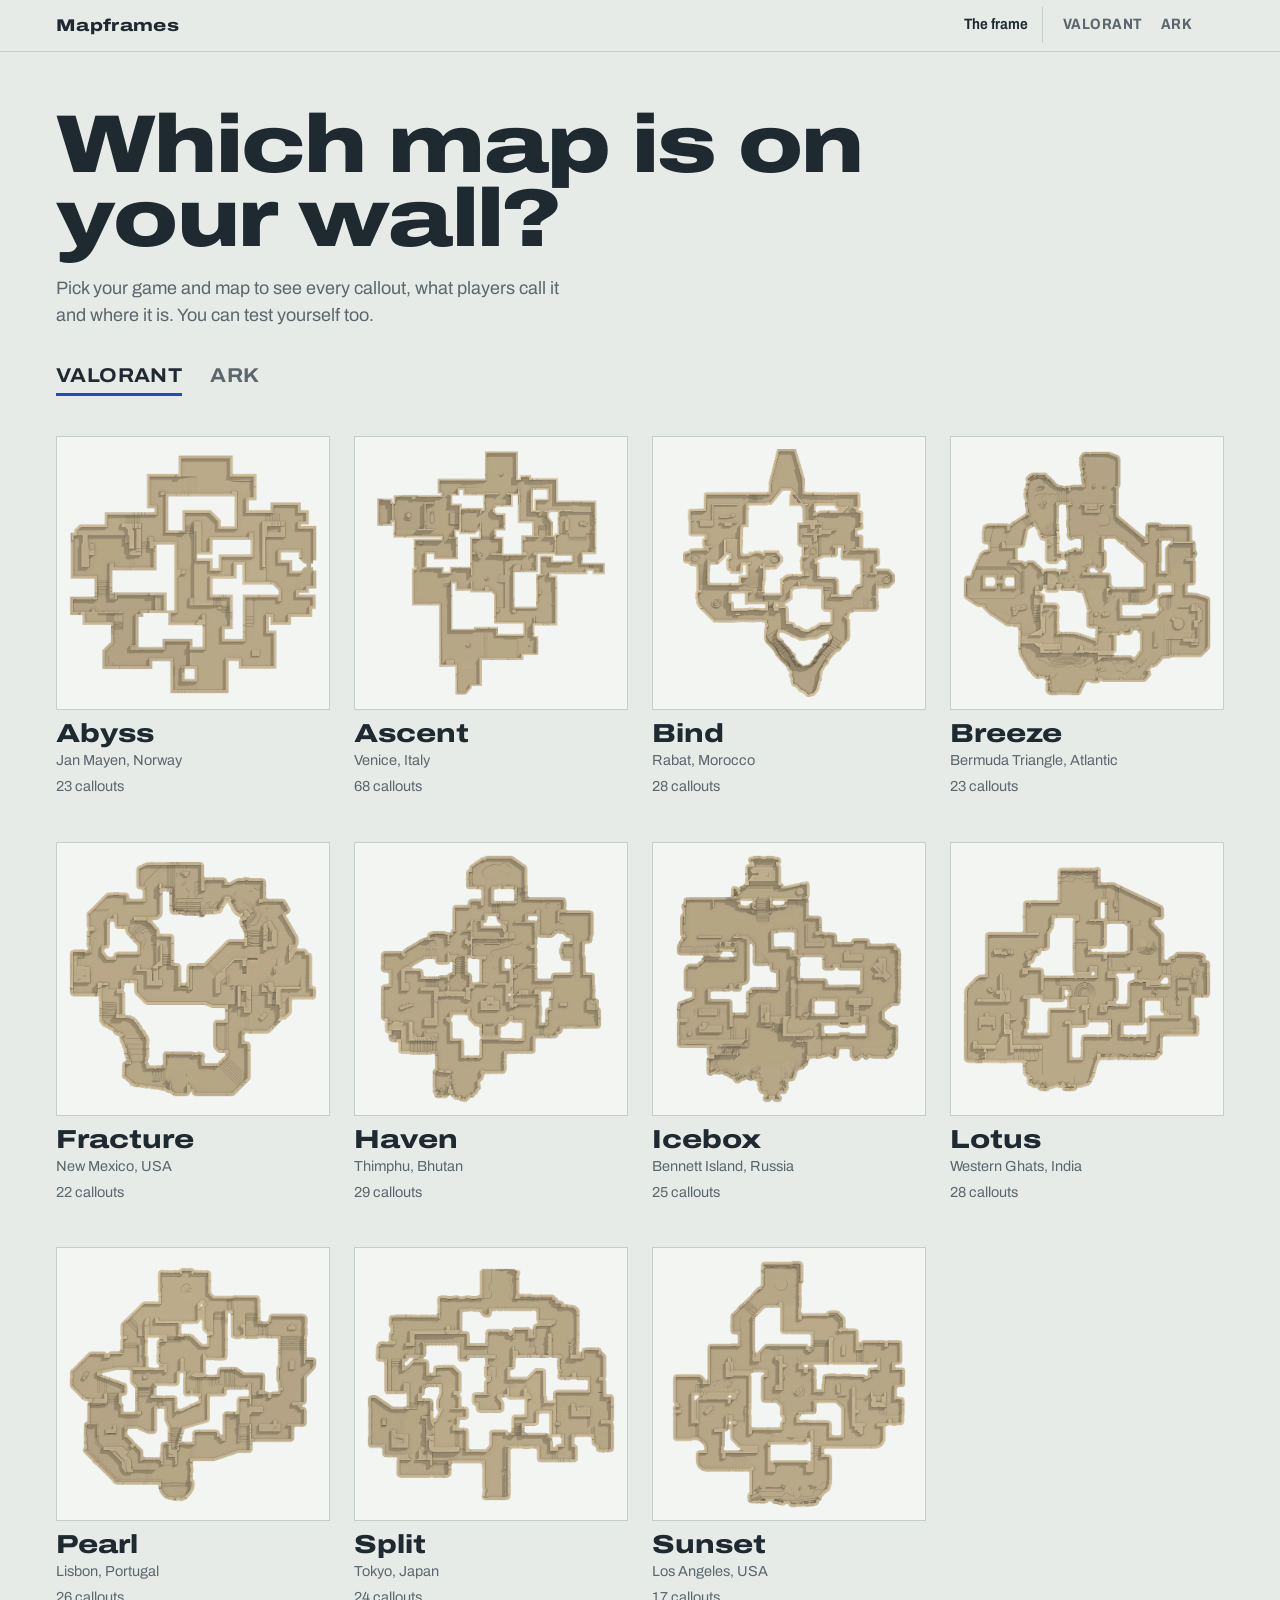
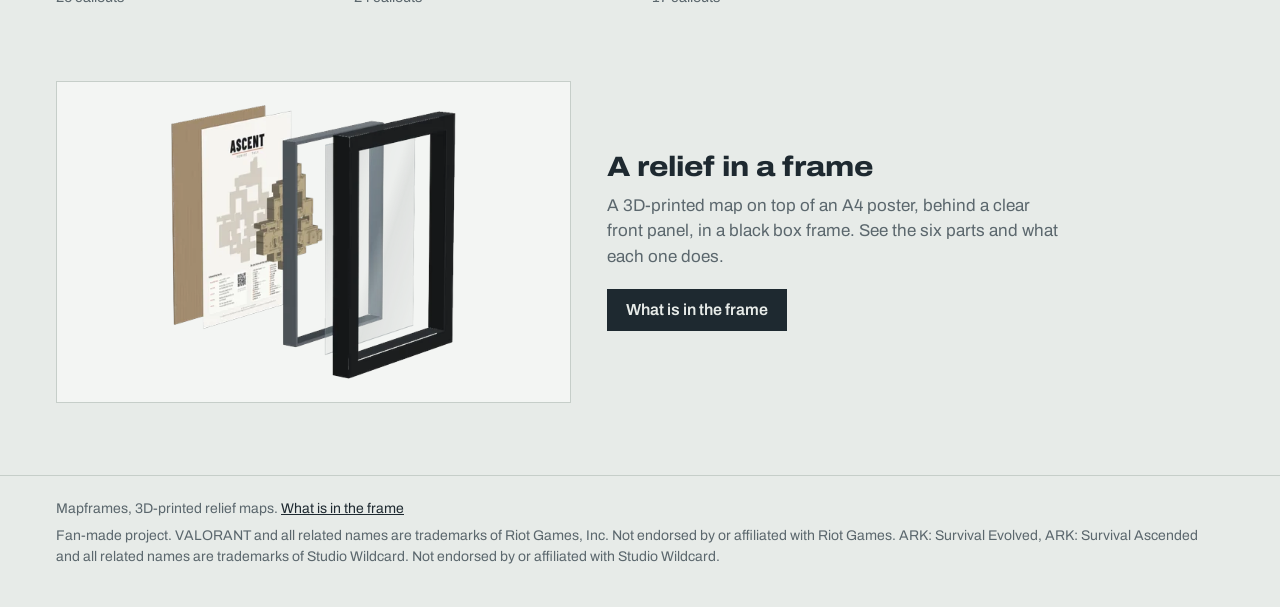
<file: index.html>
<!doctype html>
<html lang="en">
<head>
<meta charset="utf-8">
<meta name="viewport" content="width=device-width,initial-scale=1">
<title>Mapframes – VALORANT and ARK relief maps and callouts</title>
<meta name="description" content="3D-printed relief maps of VALORANT and ARK, framed with a poster of the callouts. Pick your game and map to learn every callout.">
<meta name="theme-color" content="#e7ebe8" media="(prefers-color-scheme: light)">
<meta name="theme-color" content="#131b20" media="(prefers-color-scheme: dark)">
<link rel="preload" href="assets/archivo.woff2" as="font" type="font/woff2" crossorigin>
<link rel="stylesheet" href="assets/site.css">
</head>
<body><header class="bar"><div class="wrap"><a class="brand" href="./">Mapframes</a><nav class="maplinks" aria-label="Maps"><a class="framelink" href="frame/">The frame</a><a class="gamelink" href="#valorant">VALORANT</a><a class="gamelink" href="#ark">ARK</a></nav></div></header>
<main>
<div class="intro">
  <h1>Which map is on your wall?</h1>
  <p>Pick your game and map to see every callout, what players call it and where it is. You can test yourself too.</p>
  <div class="games" role="group" aria-label="Game"><a class="game-btn" href="#valorant" data-game="valorant" aria-pressed="true">VALORANT</a><a class="game-btn" href="#ark" data-game="ark" aria-pressed="false">ARK</a></div>
</div>
<section class="wrap game-sec" id="valorant" aria-label="VALORANT maps"><h2 class="game-h">VALORANT</h2><div class="tiles home-tiles"><a class="tile" href="abyss/"><span class="im"><img src="assets/abyss-thumb.webp" alt="" loading="lazy"></span><b>Abyss</b><span>Jan Mayen, Norway</span><span>23 callouts</span></a><a class="tile" href="ascent/"><span class="im"><img src="assets/ascent-thumb.webp" alt="" loading="lazy"></span><b>Ascent</b><span>Venice, Italy</span><span>68 callouts</span></a><a class="tile" href="bind/"><span class="im"><img src="assets/bind-thumb.webp" alt="" loading="lazy"></span><b>Bind</b><span>Rabat, Morocco</span><span>28 callouts</span></a><a class="tile" href="breeze/"><span class="im"><img src="assets/breeze-thumb.webp" alt="" loading="lazy"></span><b>Breeze</b><span>Bermuda Triangle, Atlantic</span><span>23 callouts</span></a><a class="tile" href="fracture/"><span class="im"><img src="assets/fracture-thumb.webp" alt="" loading="lazy"></span><b>Fracture</b><span>New Mexico, USA</span><span>22 callouts</span></a><a class="tile" href="haven/"><span class="im"><img src="assets/haven-thumb.webp" alt="" loading="lazy"></span><b>Haven</b><span>Thimphu, Bhutan</span><span>29 callouts</span></a><a class="tile" href="icebox/"><span class="im"><img src="assets/icebox-thumb.webp" alt="" loading="lazy"></span><b>Icebox</b><span>Bennett Island, Russia</span><span>25 callouts</span></a><a class="tile" href="lotus/"><span class="im"><img src="assets/lotus-thumb.webp" alt="" loading="lazy"></span><b>Lotus</b><span>Western Ghats, India</span><span>28 callouts</span></a><a class="tile" href="pearl/"><span class="im"><img src="assets/pearl-thumb.webp" alt="" loading="lazy"></span><b>Pearl</b><span>Lisbon, Portugal</span><span>26 callouts</span></a><a class="tile" href="split/"><span class="im"><img src="assets/split-thumb.webp" alt="" loading="lazy"></span><b>Split</b><span>Tokyo, Japan</span><span>24 callouts</span></a><a class="tile" href="sunset/"><span class="im"><img src="assets/sunset-thumb.webp" alt="" loading="lazy"></span><b>Sunset</b><span>Los Angeles, USA</span><span>17 callouts</span></a></div></section><section class="wrap game-sec" id="ark" aria-label="ARK maps"><h2 class="game-h">ARK</h2><div class="tiles home-tiles"><a class="tile" href="the-island/"><span class="im"><img src="assets/the-island-thumb.webp" alt="" loading="lazy"></span><b>The Island</b><span>ARK: Survival Evolved &amp; Ascended</span><span>42 callouts</span></a></div></section>
<section class="teaser wrap" aria-label="The frame">
  <a class="teaser-img" href="frame/" tabindex="-1" aria-hidden="true"><img src="assets/frame-teaser.webp" width="640" height="400" alt="" loading="lazy"></a>
  <div>
    <h2>A relief in a frame</h2>
    <p>A 3D-printed map on top of an A4 poster, behind a clear front panel, in a black box frame. See the six parts and what each one does.</p>
    <a class="btn" href="frame/">What is in the frame</a>
  </div>
</section>
</main>
<footer><div class="wrap"><span>Mapframes, 3D-printed relief maps. <a href="frame/">What is in the frame</a></span><span>Fan-made project. VALORANT and all related names are trademarks of Riot Games, Inc. Not endorsed by or affiliated with Riot Games. ARK: Survival Evolved, ARK: Survival Ascended and all related names are trademarks of Studio Wildcard. Not endorsed by or affiliated with Studio Wildcard.</span></div></footer>
<script>(function(){var b=[].slice.call(document.querySelectorAll('.game-btn')),s=[].slice.call(document.querySelectorAll('.game-sec'));
function show(g){if(!document.getElementById(g))g=b[0].dataset.game;b.forEach(function(x){x.setAttribute('aria-pressed',x.dataset.game===g)});s.forEach(function(x){x.hidden=x.id!==g});}
document.documentElement.classList.add('js');b.forEach(function(x){x.addEventListener('click',function(e){e.preventDefault();show(x.dataset.game);history.replaceState(null,'','#'+x.dataset.game)})});
window.addEventListener('hashchange',function(){show(location.hash.slice(1))});show(location.hash.slice(1));})();</script>
</body>
</html>
</file>
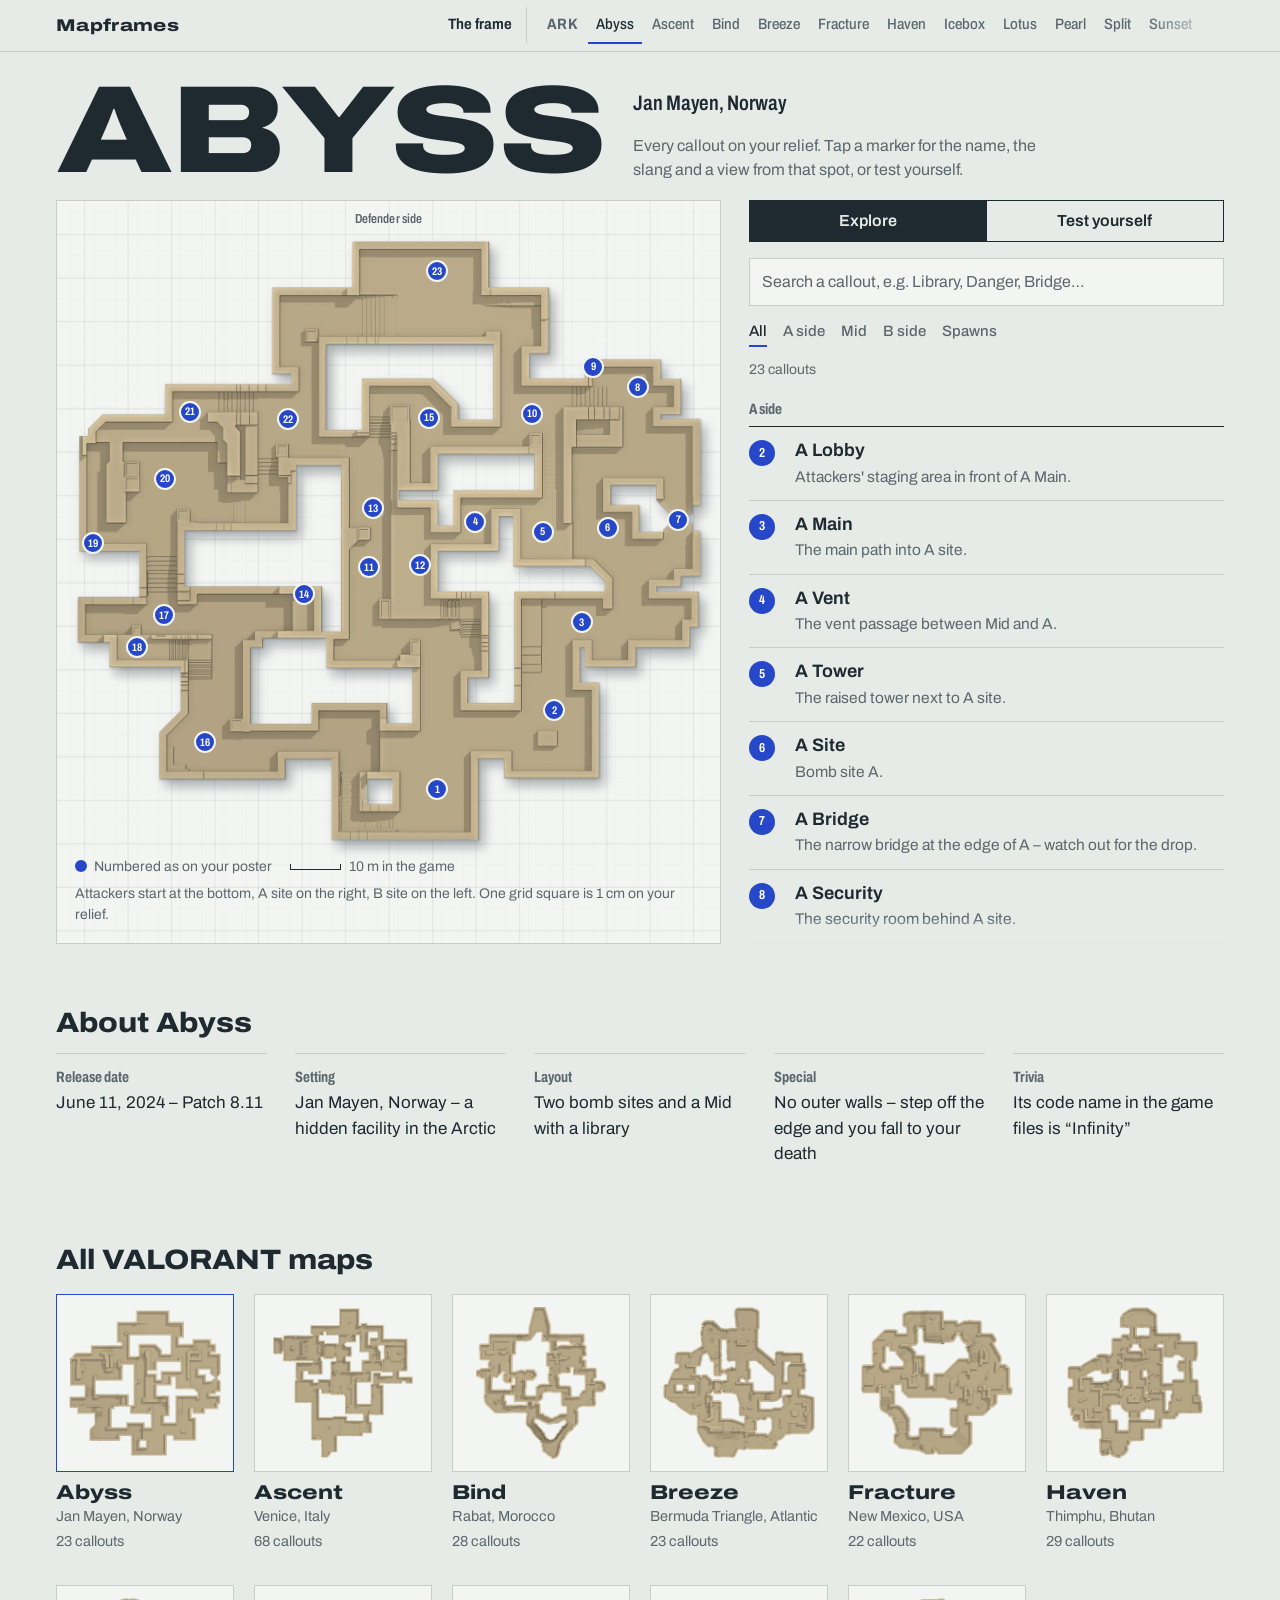
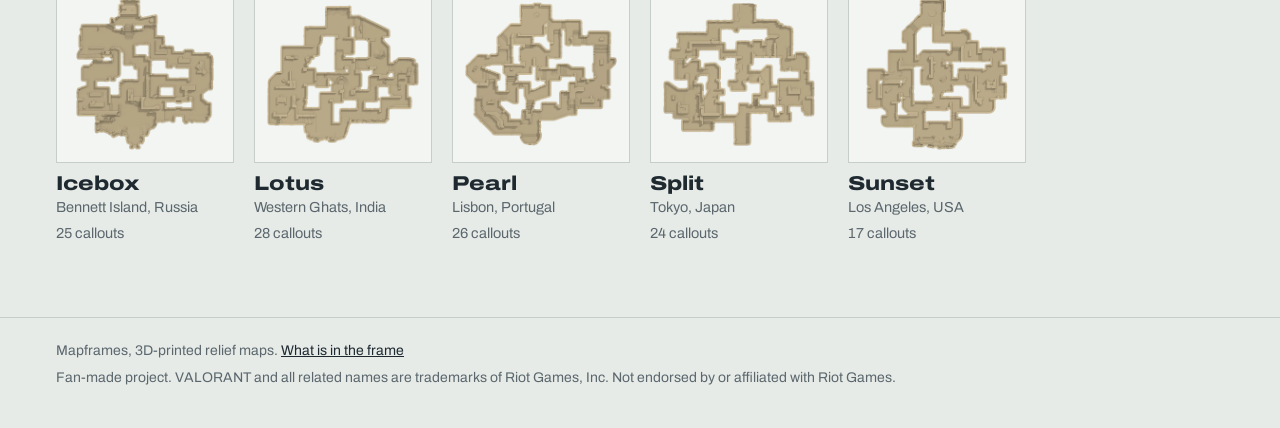
<file: abyss/index.html>
<!doctype html>
<html lang="en">
<head>
<meta charset="utf-8">
<meta name="viewport" content="width=device-width,initial-scale=1">
<title>Abyss callouts – Mapframes</title>
<meta name="description" content="Every Abyss callout on your relief map: official names, player slang, where each spot is, and a quiz to test yourself.">
<meta name="theme-color" content="#e7ebe8" media="(prefers-color-scheme: light)">
<meta name="theme-color" content="#131b20" media="(prefers-color-scheme: dark)">
<link rel="preload" href="../assets/archivo.woff2" as="font" type="font/woff2" crossorigin>
<link rel="stylesheet" href="../assets/site.css">
</head>
<body><header class="bar"><div class="wrap"><a class="brand" href="../">Mapframes</a><nav class="maplinks" aria-label="Maps"><a class="framelink" href="../frame/">The frame</a><a class="gamelink" href="../#ark">ARK</a><a href="../abyss/" aria-current="page">Abyss</a><a href="../ascent/">Ascent</a><a href="../bind/">Bind</a><a href="../breeze/">Breeze</a><a href="../fracture/">Fracture</a><a href="../haven/">Haven</a><a href="../icebox/">Icebox</a><a href="../lotus/">Lotus</a><a href="../pearl/">Pearl</a><a href="../split/">Split</a><a href="../sunset/">Sunset</a></nav></div></header>
<main>
<div class="head wrap">
  <h1 class="name" style="--k:1.000">ABYSS</h1>
  <p class="place">Jan Mayen, Norway</p>
  <p class="lead">Every callout on your relief. Tap a marker for the name, the slang and a view from that spot, or test yourself.</p>
</div>
<section class="board wrap" id="board" aria-label="Callouts">
  <figure class="sheet">
    <div class="map" id="map" style="--ar:1441/1396;--r:1.0322"><svg class="grid" aria-hidden="true" viewBox="-120.0 -120.0 384.1 379.6" preserveAspectRatio="none" style="left:-83.276%;top:-85.960%;width:266.551%;height:271.920%"><defs><pattern id="g5" width="5" height="5" patternUnits="userSpaceOnUse" x="2.05" y="9.80"><path d="M5 0H0V5" class="g-minor"/></pattern><pattern id="g10" width="10" height="10" patternUnits="userSpaceOnUse" x="2.05" y="9.80"><rect width="10" height="10" fill="url(#g5)"/><path d="M10 0H0V10" class="g-major"/></pattern></defs><rect x="-120.0" y="-120.0" width="384.1" height="379.6" fill="url(#g10)"/></svg><img src="../assets/abyss-relief.webp" width="1441" height="1396" alt="Top view of the Abyss relief"><div class="tip" id="tip" aria-hidden="true"></div></div>
    <span class="side top" aria-hidden="true">Defender side</span><span class="side bot" aria-hidden="true">Attacker side</span><figcaption class="key"><span><i></i>Numbered as on your poster</span><span class="scale"><b id="bar" data-mm="11.64" data-wmm="144.1"></b>10 m in the game</span><span class="orient">Attackers start at the bottom, A site on the right, B site on the left. One grid square is 1 cm on your relief.</span></figcaption>
  </figure>
  <div class="panel">
    <div class="modes" role="tablist" aria-label="Mode"><button role="tab" data-mode="explore" aria-selected="true">Explore</button><button role="tab" data-mode="quiz" aria-selected="false">Test yourself</button></div>
    <div id="explore">
      <label class="sr" for="q">Search callouts</label>
      <input class="search" id="q" type="search" placeholder="Search a callout, e.g. Library, Danger, Bridge…" autocomplete="off">
      <div class="filters" id="filters" aria-label="Show"><button data-f="all" aria-pressed="true">All</button><button data-f="A" aria-pressed="false">A side</button><button data-f="Mid" aria-pressed="false">Mid</button><button data-f="B" aria-pressed="false">B side</button><button data-f="Spawns" aria-pressed="false">Spawns</button></div>
      <p class="count" id="count" aria-live="polite"></p>
      <div class="list" id="list"></div>
    </div>
    <div id="quiz" hidden>
      
      <div class="quiz-card" aria-live="polite">
        <p class="q-progress" id="q-progress"></p>
        <p class="q-ask" id="q-ask">Where is</p>
        <p class="q-name" id="q-name"></p>
        <p class="q-hint" id="q-hint"></p>
        <p class="q-feedback" id="q-feedback"></p>
        <div class="q-actions"><button class="btn" id="q-next" hidden>Next callout</button><button class="btn" id="q-again" hidden>Play again</button><button class="btn ghost" id="q-explore">Back to the map</button></div>
      </div>
    </div>
  </div>
</section>
<section class="about wrap"><h2>About Abyss</h2><dl class="facts" style="--n:5"><div><dt>Release date</dt><dd>June 11, 2024 – Patch 8.11</dd></div><div><dt>Setting</dt><dd>Jan Mayen, Norway – a hidden facility in the Arctic</dd></div><div><dt>Layout</dt><dd>Two bomb sites and a Mid with a library</dd></div><div><dt>Special</dt><dd>No outer walls – step off the edge and you fall to your death</dd></div><div><dt>Trivia</dt><dd>Its code name in the game files is “Infinity”</dd></div></dl></section>
<section class="more wrap"><h2>All VALORANT maps</h2><div class="tiles"><a class="tile" href="./" aria-current="page"><span class="im"><img src="../assets/abyss-thumb.webp" alt="" loading="lazy"></span><b>Abyss</b><span>Jan Mayen, Norway</span><span>23 callouts</span></a><a class="tile" href="../ascent/"><span class="im"><img src="../assets/ascent-thumb.webp" alt="" loading="lazy"></span><b>Ascent</b><span>Venice, Italy</span><span>68 callouts</span></a><a class="tile" href="../bind/"><span class="im"><img src="../assets/bind-thumb.webp" alt="" loading="lazy"></span><b>Bind</b><span>Rabat, Morocco</span><span>28 callouts</span></a><a class="tile" href="../breeze/"><span class="im"><img src="../assets/breeze-thumb.webp" alt="" loading="lazy"></span><b>Breeze</b><span>Bermuda Triangle, Atlantic</span><span>23 callouts</span></a><a class="tile" href="../fracture/"><span class="im"><img src="../assets/fracture-thumb.webp" alt="" loading="lazy"></span><b>Fracture</b><span>New Mexico, USA</span><span>22 callouts</span></a><a class="tile" href="../haven/"><span class="im"><img src="../assets/haven-thumb.webp" alt="" loading="lazy"></span><b>Haven</b><span>Thimphu, Bhutan</span><span>29 callouts</span></a><a class="tile" href="../icebox/"><span class="im"><img src="../assets/icebox-thumb.webp" alt="" loading="lazy"></span><b>Icebox</b><span>Bennett Island, Russia</span><span>25 callouts</span></a><a class="tile" href="../lotus/"><span class="im"><img src="../assets/lotus-thumb.webp" alt="" loading="lazy"></span><b>Lotus</b><span>Western Ghats, India</span><span>28 callouts</span></a><a class="tile" href="../pearl/"><span class="im"><img src="../assets/pearl-thumb.webp" alt="" loading="lazy"></span><b>Pearl</b><span>Lisbon, Portugal</span><span>26 callouts</span></a><a class="tile" href="../split/"><span class="im"><img src="../assets/split-thumb.webp" alt="" loading="lazy"></span><b>Split</b><span>Tokyo, Japan</span><span>24 callouts</span></a><a class="tile" href="../sunset/"><span class="im"><img src="../assets/sunset-thumb.webp" alt="" loading="lazy"></span><b>Sunset</b><span>Los Angeles, USA</span><span>17 callouts</span></a></div></section>
</main>
<footer><div class="wrap"><span>Mapframes, 3D-printed relief maps. <a href="../frame/">What is in the frame</a></span><span>Fan-made project. VALORANT and all related names are trademarks of Riot Games, Inc. Not endorsed by or affiliated with Riot Games.</span></div></footer>
<script type="application/json" id="data">{"slug": "abyss", "name": "Abyss", "groups": {"A": "A side", "Mid": "Mid", "B": "B side", "Spawns": "Spawns"}, "callouts": [{"n": "Attacker Spawn", "a": "T Spawn", "d": "Where attackers start. \"T\" stands for Terrorists in CS.", "note": "", "g": "Spawns", "p": 1, "x": 57.78, "y": 91.32, "o": 1, "img": "attacker-spawn", "px": [0.5, 0.5822]}, {"n": "A Lobby", "a": "", "d": "Attackers' staging area in front of A Main.", "note": "", "g": "A", "p": 2, "x": 76.45, "y": 78.31, "o": 1, "img": "a-lobby", "px": [0.5, 0.5658]}, {"n": "A Main", "a": "", "d": "The main path into A site.", "note": "", "g": "A", "p": 3, "x": 80.8, "y": 63.8, "o": 1, "img": "a-main", "px": [0.5, 0.5822]}, {"n": "A Vent", "a": "", "d": "The vent passage between Mid and A.", "note": "", "g": "A", "p": 4, "x": 63.84, "y": 47.28, "o": 1}, {"n": "A Tower", "a": "", "d": "The raised tower next to A site.", "note": "", "g": "A", "p": 5, "x": 74.63, "y": 48.91, "o": 1, "img": "a-tower", "px": [0.5, 0.6096]}, {"n": "A Site", "a": "", "d": "Bomb site A.", "note": "", "g": "A", "p": 6, "x": 84.93, "y": 48.28, "o": 1, "img": "a-site", "px": [0.5, 0.5822]}, {"n": "A Bridge", "a": "", "d": "The narrow bridge at the edge of A – watch out for the drop.", "note": "", "g": "A", "p": 7, "x": 96.2, "y": 46.9, "o": 1, "img": "a-bridge", "px": [0.5, 0.5658]}, {"n": "A Security", "a": "", "d": "The security room behind A site.", "note": "", "g": "A", "p": 8, "x": 89.78, "y": 25.14, "o": 1, "img": "a-security", "px": [0.5, 0.5822]}, {"n": "A Secret", "a": "", "d": "The hidden path from A to the defender side.", "note": "", "g": "A", "p": 9, "x": 82.62, "y": 21.76, "o": 1, "img": "a-secret", "px": [0.5, 0.5658]}, {"n": "A Link", "a": "", "d": "The passage from A toward defender spawn.", "note": "", "g": "A", "p": 10, "x": 72.81, "y": 29.52, "o": 1, "img": "a-link", "px": [0.5, 0.5822]}, {"n": "Mid Bottom", "a": "", "d": "The attackers' end of Mid.", "note": "", "g": "Mid", "p": 11, "x": 46.87, "y": 54.79, "o": 1, "img": "mid-bottom", "px": [0.5, 0.5822]}, {"n": "Mid Catwalk", "a": "", "d": "The narrow catwalk in Mid.", "note": "", "g": "Mid", "p": 12, "x": 54.99, "y": 54.41, "o": 1, "img": "mid-catwalk", "px": [0.5, 0.5822]}, {"n": "Mid Library", "a": "", "d": "The library in the middle of the map.", "note": "", "g": "Mid", "p": 13, "x": 47.47, "y": 45.03, "o": 1, "img": "mid-library", "px": [0.5, 0.5822]}, {"n": "Mid Bend", "a": "", "d": "The bend between Mid and B.", "note": "", "g": "Mid", "p": 14, "x": 36.45, "y": 59.17, "o": 1, "img": "mid-bend", "px": [0.5, 0.5822]}, {"n": "Mid Top", "a": "", "d": "The defenders' end of Mid.", "note": "", "g": "Mid", "p": 15, "x": 56.45, "y": 30.14, "o": 1, "img": "mid-top", "px": [0.5, 0.5822]}, {"n": "B Lobby", "a": "", "d": "Attackers' staging area in front of B Main.", "note": "", "g": "B", "p": 16, "x": 20.69, "y": 83.57, "o": 1, "img": "b-lobby", "px": [0.5, 0.5822]}, {"n": "B Main", "a": "", "d": "The main path into B site.", "note": "", "g": "B", "p": 17, "x": 14.14, "y": 62.67, "o": 1, "img": "b-main", "px": [0.5, 0.5822]}, {"n": "B Nest", "a": "", "d": "A small raised spot by B Main.", "note": "", "g": "B", "p": 18, "x": 9.9, "y": 67.93, "o": 1, "img": "b-nest", "px": [0.5, 0.6096]}, {"n": "B Danger", "a": "", "d": "The dangerous ledge by B site – one wrong step and you fall.", "note": "", "g": "B", "p": 19, "x": 2.87, "y": 50.79, "o": 1, "img": "b-danger", "px": [0.5, 0.5823]}, {"n": "B Site", "a": "", "d": "Bomb site B.", "note": "", "g": "B", "p": 20, "x": 14.38, "y": 40.15, "o": 1, "img": "b-site", "px": [0.5, 0.6096]}, {"n": "B Tower", "a": "", "d": "The raised tower at the back of B site.", "note": "", "g": "B", "p": 21, "x": 18.38, "y": 29.14, "o": 1, "img": "b-tower", "px": [0.5, 0.6096]}, {"n": "B Link", "a": "", "d": "The passage linking B with Mid and the defenders.", "note": "", "g": "B", "p": 22, "x": 34.02, "y": 30.39, "o": 1, "img": "b-link", "px": [0.5, 0.5822]}, {"n": "Defender Spawn", "a": "CT Spawn, CT", "d": "Where defenders start. \"CT\" stands for Counter-Terrorists in CS.", "note": "", "g": "Spawns", "p": 23, "x": 57.78, "y": 5.99, "o": 1, "img": "defender-spawn", "px": [0.5, 0.5822]}]}</script>
<script src="../assets/map.js"></script>
</body>
</html>
</file>
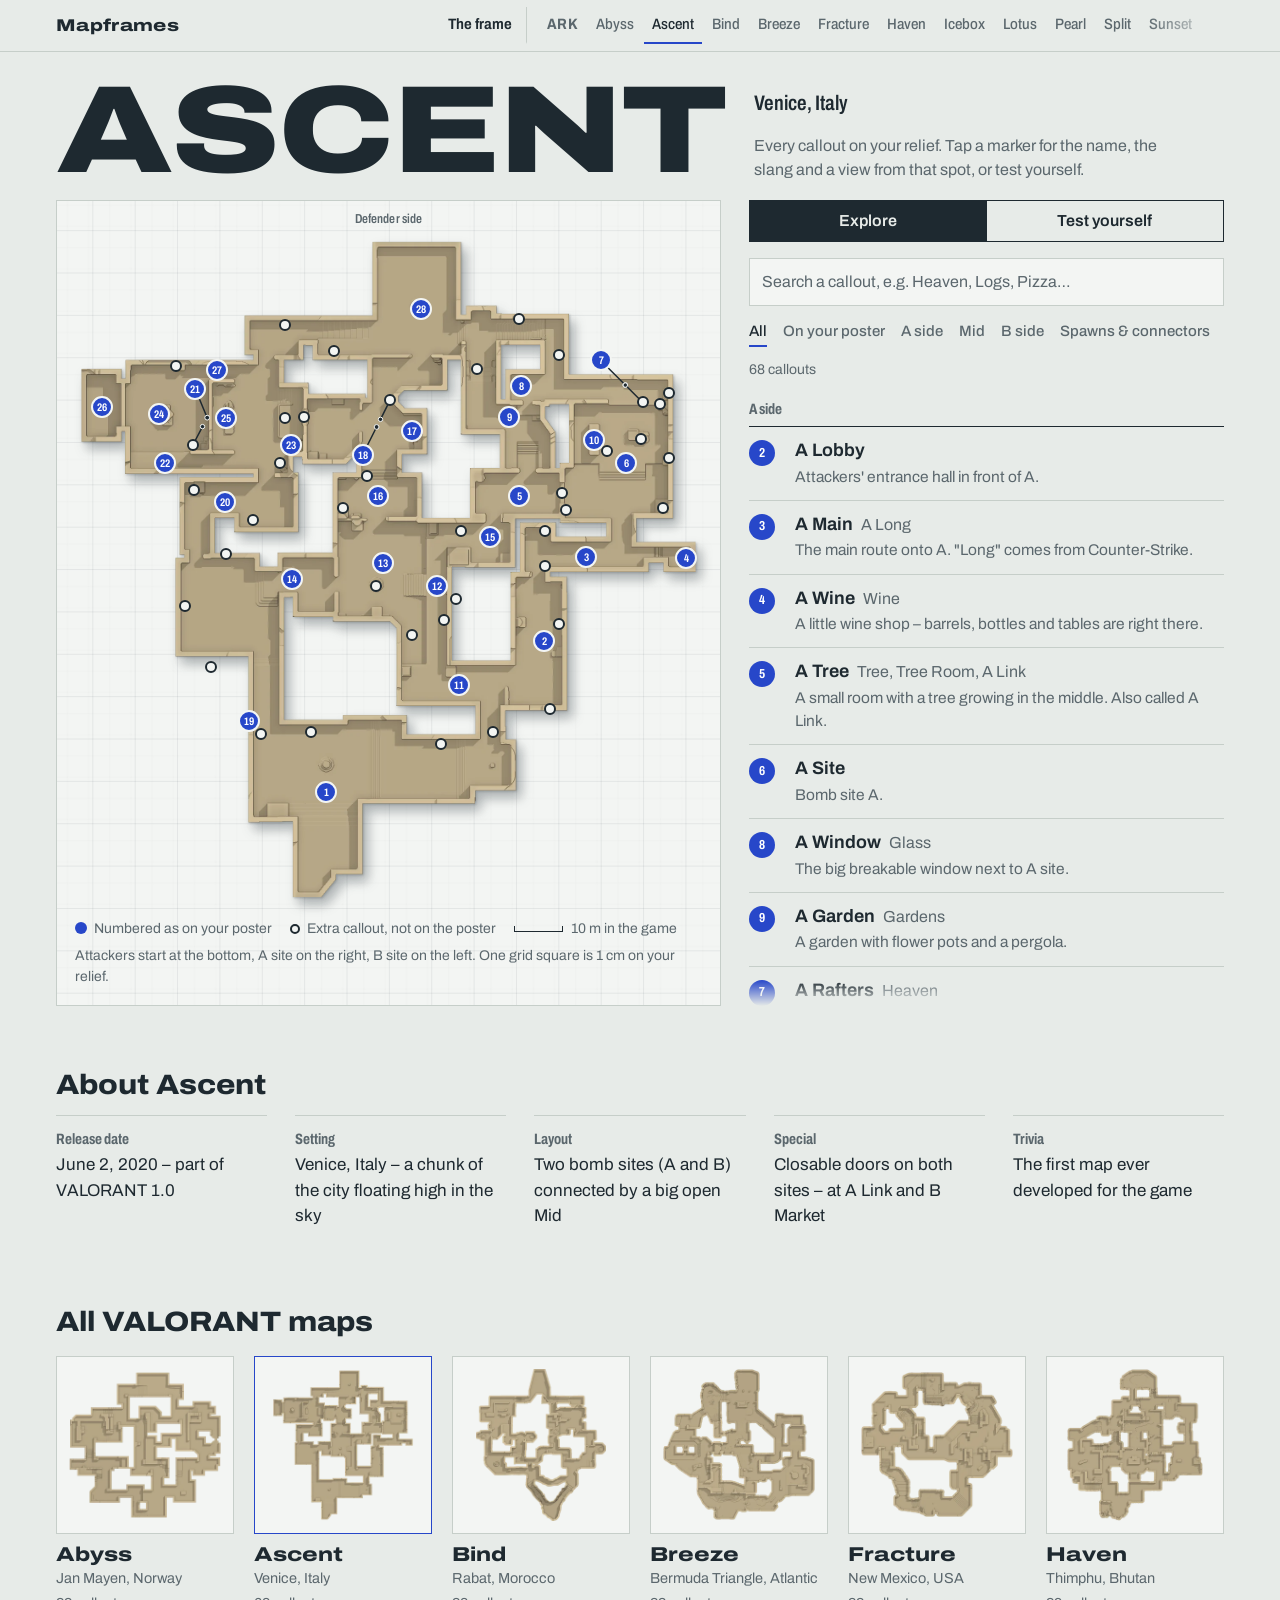
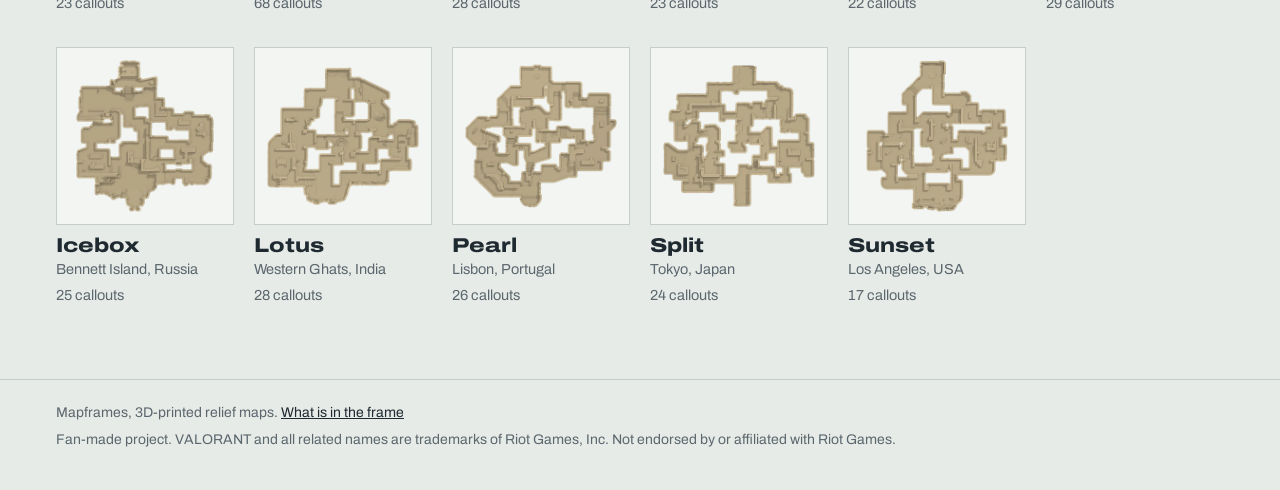
<file: ascent/index.html>
<!doctype html>
<html lang="en">
<head>
<meta charset="utf-8">
<meta name="viewport" content="width=device-width,initial-scale=1">
<title>Ascent callouts – Mapframes</title>
<meta name="description" content="Every Ascent callout on your relief map: official names, player slang, where each spot is, and a quiz to test yourself.">
<meta name="theme-color" content="#e7ebe8" media="(prefers-color-scheme: light)">
<meta name="theme-color" content="#131b20" media="(prefers-color-scheme: dark)">
<link rel="preload" href="../assets/archivo.woff2" as="font" type="font/woff2" crossorigin>
<link rel="stylesheet" href="../assets/site.css">
</head>
<body><header class="bar"><div class="wrap"><a class="brand" href="../">Mapframes</a><nav class="maplinks" aria-label="Maps"><a class="framelink" href="../frame/">The frame</a><a class="gamelink" href="../#ark">ARK</a><a href="../abyss/">Abyss</a><a href="../ascent/" aria-current="page">Ascent</a><a href="../bind/">Bind</a><a href="../breeze/">Breeze</a><a href="../fracture/">Fracture</a><a href="../haven/">Haven</a><a href="../icebox/">Icebox</a><a href="../lotus/">Lotus</a><a href="../pearl/">Pearl</a><a href="../split/">Split</a><a href="../sunset/">Sunset</a></nav></div></header>
<main>
<div class="head wrap">
  <h1 class="name" style="--k:1.000">ASCENT</h1>
  <p class="place">Venice, Italy</p>
  <p class="lead">Every callout on your relief. Tap a marker for the name, the slang and a view from that spot, or test yourself.</p>
</div>
<section class="board wrap" id="board" aria-label="Callouts">
  <figure class="sheet">
    <div class="map" id="map" style="--ar:1480/1580;--r:0.9367"><svg class="grid" aria-hidden="true" viewBox="-120.0 -120.0 388.0 398.0" preserveAspectRatio="none" style="left:-81.081%;top:-75.949%;width:262.162%;height:251.899%"><defs><pattern id="g5" width="5" height="5" patternUnits="userSpaceOnUse" x="4.00" y="9.00"><path d="M5 0H0V5" class="g-minor"/></pattern><pattern id="g10" width="10" height="10" patternUnits="userSpaceOnUse" x="4.00" y="9.00"><rect width="10" height="10" fill="url(#g5)"/><path d="M10 0H0V10" class="g-major"/></pattern></defs><rect x="-120.0" y="-120.0" width="388.0" height="398.0" fill="url(#g10)"/></svg><img src="../assets/ascent-relief.webp" width="1480" height="1580" alt="Top view of the Ascent relief"><div class="tip" id="tip" aria-hidden="true"></div></div>
    <span class="side top" aria-hidden="true">Defender side</span><span class="side bot" aria-hidden="true">Attacker side</span><figcaption class="key"><span><i></i>Numbered as on your poster</span><span><i class="x"></i>Extra callout, not on the poster</span><span class="scale"><b id="bar" data-mm="11.64" data-wmm="148.0"></b>10 m in the game</span><span class="orient">Attackers start at the bottom, A site on the right, B site on the left. One grid square is 1 cm on your relief.</span></figcaption>
  </figure>
  <div class="panel">
    <div class="modes" role="tablist" aria-label="Mode"><button role="tab" data-mode="explore" aria-selected="true">Explore</button><button role="tab" data-mode="quiz" aria-selected="false">Test yourself</button></div>
    <div id="explore">
      <label class="sr" for="q">Search callouts</label>
      <input class="search" id="q" type="search" placeholder="Search a callout, e.g. Heaven, Logs, Pizza…" autocomplete="off">
      <div class="filters" id="filters" aria-label="Show"><button data-f="all" aria-pressed="true">All</button><button data-f="poster" aria-pressed="false">On your poster</button><button data-f="A" aria-pressed="false">A side</button><button data-f="Mid" aria-pressed="false">Mid</button><button data-f="B" aria-pressed="false">B side</button><button data-f="Spawns" aria-pressed="false">Spawns &amp; connectors</button></div>
      <p class="count" id="count" aria-live="polite"></p>
      <div class="list" id="list"></div>
    </div>
    <div id="quiz" hidden>
      <div class="q-pool" role="radiogroup" aria-label="Which callouts"><label><input type="radio" name="pool" value="poster" checked> The 28 on your poster</label><label><input type="radio" name="pool" value="all"> All 68</label></div>
      <div class="quiz-card" aria-live="polite">
        <p class="q-progress" id="q-progress"></p>
        <p class="q-ask" id="q-ask">Where is</p>
        <p class="q-name" id="q-name"></p>
        <p class="q-hint" id="q-hint"></p>
        <p class="q-feedback" id="q-feedback"></p>
        <div class="q-actions"><button class="btn" id="q-next" hidden>Next callout</button><button class="btn" id="q-again" hidden>Play again</button><button class="btn ghost" id="q-explore">Back to the map</button></div>
      </div>
    </div>
  </div>
</section>
<section class="about wrap"><h2>About Ascent</h2><dl class="facts" style="--n:5"><div><dt>Release date</dt><dd>June 2, 2020 – part of VALORANT 1.0</dd></div><div><dt>Setting</dt><dd>Venice, Italy – a chunk of the city floating high in the sky</dd></div><div><dt>Layout</dt><dd>Two bomb sites (A and B) connected by a big open Mid</dd></div><div><dt>Special</dt><dd>Closable doors on both sites – at A Link and B Market</dd></div><div><dt>Trivia</dt><dd>The first map ever developed for the game</dd></div></dl></section>
<section class="more wrap"><h2>All VALORANT maps</h2><div class="tiles"><a class="tile" href="../abyss/"><span class="im"><img src="../assets/abyss-thumb.webp" alt="" loading="lazy"></span><b>Abyss</b><span>Jan Mayen, Norway</span><span>23 callouts</span></a><a class="tile" href="./" aria-current="page"><span class="im"><img src="../assets/ascent-thumb.webp" alt="" loading="lazy"></span><b>Ascent</b><span>Venice, Italy</span><span>68 callouts</span></a><a class="tile" href="../bind/"><span class="im"><img src="../assets/bind-thumb.webp" alt="" loading="lazy"></span><b>Bind</b><span>Rabat, Morocco</span><span>28 callouts</span></a><a class="tile" href="../breeze/"><span class="im"><img src="../assets/breeze-thumb.webp" alt="" loading="lazy"></span><b>Breeze</b><span>Bermuda Triangle, Atlantic</span><span>23 callouts</span></a><a class="tile" href="../fracture/"><span class="im"><img src="../assets/fracture-thumb.webp" alt="" loading="lazy"></span><b>Fracture</b><span>New Mexico, USA</span><span>22 callouts</span></a><a class="tile" href="../haven/"><span class="im"><img src="../assets/haven-thumb.webp" alt="" loading="lazy"></span><b>Haven</b><span>Thimphu, Bhutan</span><span>29 callouts</span></a><a class="tile" href="../icebox/"><span class="im"><img src="../assets/icebox-thumb.webp" alt="" loading="lazy"></span><b>Icebox</b><span>Bennett Island, Russia</span><span>25 callouts</span></a><a class="tile" href="../lotus/"><span class="im"><img src="../assets/lotus-thumb.webp" alt="" loading="lazy"></span><b>Lotus</b><span>Western Ghats, India</span><span>28 callouts</span></a><a class="tile" href="../pearl/"><span class="im"><img src="../assets/pearl-thumb.webp" alt="" loading="lazy"></span><b>Pearl</b><span>Lisbon, Portugal</span><span>26 callouts</span></a><a class="tile" href="../split/"><span class="im"><img src="../assets/split-thumb.webp" alt="" loading="lazy"></span><b>Split</b><span>Tokyo, Japan</span><span>24 callouts</span></a><a class="tile" href="../sunset/"><span class="im"><img src="../assets/sunset-thumb.webp" alt="" loading="lazy"></span><b>Sunset</b><span>Los Angeles, USA</span><span>17 callouts</span></a></div></section>
</main>
<footer><div class="wrap"><span>Mapframes, 3D-printed relief maps. <a href="../frame/">What is in the frame</a></span><span>Fan-made project. VALORANT and all related names are trademarks of Riot Games, Inc. Not endorsed by or affiliated with Riot Games.</span></div></footer>
<script type="application/json" id="data">{"slug": "ascent", "name": "Ascent", "groups": {"A": "A side", "Mid": "Mid", "B": "B side", "Spawns": "Spawns & connectors"}, "callouts": [{"n": "A Lobby", "a": "", "d": "Attackers' entrance hall in front of A.", "note": "", "g": "A", "p": 2, "x": 74.86, "y": 60.7, "o": 1, "img": "a-lobby", "px": [0.5, 0.5658]}, {"n": "A Main", "a": "A Long", "d": "The main route onto A. \"Long\" comes from Counter-Strike.", "note": "", "g": "A", "p": 3, "x": 81.42, "y": 48.16, "o": 1, "img": "a-main", "px": [0.5, 0.5822]}, {"n": "A Wine", "a": "Wine", "d": "A little wine shop – barrels, bottles and tables are right there.", "note": "", "g": "A", "p": 4, "x": 97.43, "y": 48.35, "o": 1, "img": "a-wine", "px": [0.5, 0.58]}, {"n": "A Tree", "a": "Tree, Tree Room, A Link", "d": "A small room with a tree growing in the middle. Also called A Link.", "note": "", "g": "A", "p": 5, "x": 70.81, "y": 39.11, "o": 1, "img": "a-tree", "px": [0.5, 0.5822]}, {"n": "A Site", "a": "", "d": "Bomb site A.", "note": "", "g": "A", "p": 6, "x": 87.91, "y": 34.05, "o": 1, "img": "a-site", "px": [0.5, 0.5822]}, {"n": "A Window", "a": "Glass", "d": "The big breakable window next to A site.", "note": "", "g": "A", "p": 8, "x": 71.15, "y": 22.59, "o": 1, "img": "a-window", "px": [0.5, 0.5822]}, {"n": "A Garden", "a": "Gardens", "d": "A garden with flower pots and a pergola.", "note": "", "g": "A", "p": 9, "x": 69.19, "y": 27.28, "o": 1, "img": "a-garden", "px": [0.5, 0.5659]}, {"n": "A Rafters", "a": "Heaven", "d": "The raised spot above the site – \"Heaven\", a name borrowed from CS. Rafters are roof beams.", "note": "", "g": "A", "p": 7, "x": 87.77, "y": 22.41, "o": 1, "img": "a-rafters", "px": [0.5, 0.5822]}, {"n": "Hell", "a": "Under Heaven", "d": "The space right under Heaven – \"Hell\" below \"Heaven\", also from CS.", "note": "Hidden under Heaven on the relief – look below the upper floor.", "g": "A", "p": 0, "x": 87.77, "y": 22.41, "o": 0, "img": "hell", "px": [0.5, 0.5822]}, {"n": "Generator", "a": "Gen, Genny", "d": "The big generator standing on A site.", "note": "", "g": "A", "p": 10, "x": 82.84, "y": 30.63, "o": 0, "img": "generator", "px": [0.5, 0.5658]}, {"n": "A Default", "a": "Default", "d": "The standard spike plant spot next to Generator.", "note": "", "g": "A", "p": 0, "x": 84.8, "y": 32.28, "o": 0, "img": "a-default", "px": [0.5, 0.5822]}, {"n": "Green Box", "a": "Dice", "d": "The green box in the middle of the site, also called Dice.", "note": "", "g": "A", "p": 0, "x": 90.2, "y": 30.51, "o": 0, "img": "green-box", "px": [0.5, 0.5658]}, {"n": "Bricks", "a": "Shroud", "d": "A pile of bricks on the left of A site. \"Shroud\" refers to the Shroud box in CS.", "note": "", "g": "A", "p": 0, "x": 93.85, "y": 40.89, "o": 0, "img": "bricks", "px": [0.5, 0.5657]}, {"n": "Site Pillar", "a": "A Site Pillar, Pillar", "d": "The stone pillar on the edge of A site.", "note": "", "g": "A", "p": 0, "x": 94.8, "y": 33.29, "o": 0, "img": "site-pillar", "px": [0.5, 0.5822]}, {"n": "Tall Box", "a": "", "d": "A tall wooden crate on the edge of the site.", "note": "", "g": "A", "p": 0, "x": 93.24, "y": 25.32, "o": 0, "img": "tall-box", "px": [0.5, 0.5658]}, {"n": "Heaven Pillar", "a": "Tower", "d": "The pillar (tower) next to Heaven.", "note": "", "g": "A", "p": 0, "x": 94.8, "y": 23.61, "o": 0, "img": "heaven-pillar", "px": [0.5, 0.6093]}, {"n": "Heaven Hall", "a": "", "d": "The corridor behind Heaven leading to the defenders.", "note": "", "g": "A", "p": 0, "x": 77.23, "y": 18.04, "o": 0, "img": "heaven-hall", "px": [0.5, 0.5822]}, {"n": "Heaven Ramp", "a": "Heaven Stairs", "d": "The ramp / stairs up to Heaven.", "note": "", "g": "A", "p": 0, "x": 70.74, "y": 12.66, "o": 0, "img": "heaven-ramp", "px": [0.5, 0.5618]}, {"n": "Lights", "a": "", "d": "The area with street lamps next to Garden.", "note": "", "g": "A", "p": 0, "x": 64.12, "y": 20.13, "o": 0, "img": "lights", "px": [0.5, 0.5659]}, {"n": "A Door", "a": "", "d": "The closable door on A – one of Ascent's signature mechanics.", "note": "", "g": "A", "p": 0, "x": 77.7, "y": 38.61, "o": 0, "img": "a-door", "px": [0.5, 0.5658]}, {"n": "A Switch", "a": "Switch, Button", "d": "The button that opens and closes the A door.", "note": "", "g": "A", "p": 0, "x": 78.38, "y": 41.14, "o": 0, "img": "a-switch", "px": [0.5, 0.5658]}, {"n": "A Short", "a": "Short", "d": "The shorter route from Mid over Catwalk to A Link.", "note": "", "g": "A", "p": 0, "x": 61.55, "y": 44.3, "o": 0, "img": "a-short", "px": [0.5, 0.5658]}, {"n": "A Cubby", "a": "", "d": "A small nook next to A Main.", "note": "", "g": "A", "p": 0, "x": 74.93, "y": 44.3, "o": 0, "img": "a-cubby", "px": [0.5, 0.5658]}, {"n": "A Orb", "a": "", "d": "Where the ultimate orb spawns on the A side.", "note": "", "g": "A", "p": 0, "x": 74.93, "y": 49.49, "o": 0, "img": "a-orb", "px": [0.5, 0.5822]}, {"n": "Deli", "a": "Scooter", "d": "A delicatessen – hams and cheeses hang in the window.", "note": "", "g": "A", "p": 0, "x": 77.23, "y": 58.23, "o": 0, "img": "deli", "px": [0.5, 0.5658]}, {"n": "Gelato", "a": "", "d": "An ice cream shop with a \"Gelato\" sign.", "note": "", "g": "A", "p": 0, "x": 75.68, "y": 70.89, "o": 0, "img": "gelato", "px": [0.5, 0.5658]}, {"n": "A Alley", "a": "", "d": "The narrow attacker alley leading toward A.", "note": "", "g": "A", "p": 0, "x": 66.69, "y": 74.37, "o": 0, "img": "a-alley", "px": [0.5, 0.5658]}, {"n": "Bar", "a": "", "d": "A bar with tables, chairs and wine barrels.", "note": "", "g": "A", "p": 0, "x": 58.45, "y": 76.08, "o": 0, "img": "bar", "px": [0.5, 0.5658]}, {"n": "Mid Top", "a": "Top Mid", "d": "The upper part of Mid, on the attacker side.", "note": "", "g": "Mid", "p": 11, "x": 61.22, "y": 67.22, "o": 1, "img": "mid-top", "px": [0.5, 0.5658]}, {"n": "Mid Catwalk", "a": "Catwalk, Cat", "d": "The narrow raised walkway – \"Cat\" for short.", "note": "", "g": "Mid", "p": 12, "x": 57.77, "y": 52.47, "o": 1, "img": "mid-catwalk", "px": [0.5, 0.5658]}, {"n": "Mid Courtyard", "a": "Mid", "d": "The big open courtyard in the centre of the map.", "note": "", "g": "Mid", "p": 13, "x": 49.12, "y": 49.11, "o": 1, "img": "mid-courtyard", "px": [0.5, 0.5657]}, {"n": "Fountain", "a": "", "d": "The fountain in the middle of the courtyard.", "note": "", "g": "Mid", "p": 0, "x": 47.97, "y": 52.53, "o": 0, "img": "fountain", "px": [0.5, 0.5656]}, {"n": "Mid Cubby", "a": "Cubby, Dog", "d": "A small nook on the way to A, also called Dog.", "note": "", "g": "Mid", "p": 15, "x": 66.15, "y": 45.13, "o": 1, "img": "mid-cubby", "px": [0.5, 0.5822]}, {"n": "Mid Link", "a": "Tiles, Mid Connector", "d": "Named \"Tiles\" after the patterned floor tiles.", "note": "", "g": "Mid", "p": 14, "x": 34.53, "y": 51.39, "o": 1, "img": "mid-link", "px": [0.5, 0.5658]}, {"n": "Mid Bottom", "a": "Bottom Mid", "d": "The lower part of Mid, on the defender side.", "note": "", "g": "Mid", "p": 16, "x": 48.31, "y": 39.05, "o": 1, "img": "mid-bottom", "px": [0.5, 0.5821]}, {"n": "Bench", "a": "", "d": "The bench in Mid Bottom.", "note": "", "g": "Mid", "p": 0, "x": 42.7, "y": 40.82, "o": 0, "img": "bench", "px": [0.5, 0.5658]}, {"n": "Arch", "a": "Mid Arch", "d": "The arched gateway by Mid Bottom.", "note": "", "g": "Mid", "p": 0, "x": 46.62, "y": 36.08, "o": 0, "img": "arch", "px": [0.5, 0.5659]}, {"n": "Mid Pizza", "a": "Pizza", "d": "A pizzeria – pizza boxes and slices lie around.", "note": "", "g": "Mid", "p": 17, "x": 53.72, "y": 29.37, "o": 1, "img": "mid-pizza", "px": [0.5, 0.5658]}, {"n": "Mid Market", "a": "Market, B Market", "d": "A market with stalls and crates of fruit.", "note": "", "g": "Mid", "p": 18, "x": 48.11, "y": 28.67, "o": 1, "img": "mid-market", "px": [0.5, 0.6096]}, {"n": "Library", "a": "", "d": "A bookshop full of books.", "note": "", "g": "Mid", "p": 0, "x": 53.78, "y": 59.87, "o": 0, "img": "library", "px": [0.5, 0.5756]}, {"n": "Screens", "a": "", "d": "Screens on the museum wall near Top Mid.", "note": "Painted on a wall – not part of the relief.", "g": "Mid", "p": 0, "x": 60.81, "y": 54.43, "o": 0, "img": "screens", "px": [0.5, 0.6435]}, {"n": "Subroza", "a": "", "d": "A grass patch by the Catwalk stairs, named after the pro player Subroza.", "note": "", "g": "Mid", "p": 0, "x": 58.78, "y": 57.59, "o": 0, "img": "subroza", "px": [0.5, 0.5822]}, {"n": "Attacker Spawn", "a": "T Spawn", "d": "Where attackers start. \"T\" stands for Terrorists in CS.", "note": "", "g": "Spawns", "p": 1, "x": 40.0, "y": 83.29, "o": 1, "img": "attacker-spawn", "px": [0.5, 0.5655]}, {"n": "Church", "a": "", "d": "A small chapel with wooden pews.", "note": "", "g": "B", "p": 0, "x": 37.64, "y": 74.37, "o": 0, "img": "church", "px": [0.5, 0.5658]}, {"n": "B Alley", "a": "", "d": "The attacker alley leading toward B.", "note": "", "g": "B", "p": 0, "x": 29.59, "y": 74.56, "o": 0, "img": "b-alley", "px": [0.5, 0.5822]}, {"n": "Kraken", "a": "", "d": "An octopus graffiti on the wall.", "note": "Painted on a wall – not part of the relief.", "g": "B", "p": 0, "x": 21.76, "y": 64.56, "o": 0, "img": "kraken", "px": [0.5, 0.6085]}, {"n": "B Lobby", "a": "", "d": "Attackers' entrance hall in front of B.", "note": "", "g": "B", "p": 19, "x": 27.77, "y": 72.66, "o": 1, "img": "b-lobby", "px": [0.5, 0.6096]}, {"n": "Ticket Booth", "a": "", "d": "A booth with a ticket window next to B Lobby.", "note": "", "g": "B", "p": 0, "x": 17.57, "y": 55.51, "o": 0, "img": "ticket-booth", "px": [0.5, 0.5589]}, {"n": "Fish Market", "a": "", "d": "A fish market with crates of fish.", "note": "", "g": "B", "p": 0, "x": 24.05, "y": 47.66, "o": 0, "img": "fish-market", "px": [0.5, 0.594]}, {"n": "B Main", "a": "Tunnels", "d": "The main route onto B, also called Tunnels.", "note": "", "g": "B", "p": 20, "x": 23.92, "y": 39.87, "o": 1, "img": "b-main", "px": [0.5, 0.5658]}, {"n": "B Cubby", "a": "", "d": "A small nook in B Main.", "note": "", "g": "B", "p": 0, "x": 28.45, "y": 42.66, "o": 0, "img": "b-cubby", "px": [0.5, 0.5658]}, {"n": "B Orb", "a": "", "d": "Where the ultimate orb spawns on the B side.", "note": "", "g": "B", "p": 0, "x": 18.99, "y": 38.16, "o": 0, "img": "b-orb", "px": [0.5, 0.5658]}, {"n": "B Site", "a": "", "d": "Bomb site B.", "note": "", "g": "B", "p": 21, "x": 21.08, "y": 27.28, "o": 1, "img": "b-site", "px": [0.5, 0.5659]}, {"n": "B Lane", "a": "Lane, Speedway", "d": "The long straight raised walkway beside the site, also called Speedway.", "note": "", "g": "B", "p": 22, "x": 14.39, "y": 34.18, "o": 0, "img": "b-lane", "px": [0.5, 0.5823]}, {"n": "Triple", "a": "Triple Box, B Default", "d": "A stack of three crates – the default plant spot on B.", "note": "", "g": "B", "p": 24, "x": 13.38, "y": 26.84, "o": 0, "img": "triple", "px": [0.5, 0.5658]}, {"n": "Double", "a": "Double Box", "d": "A stack of two crates.", "note": "", "g": "B", "p": 0, "x": 16.15, "y": 19.56, "o": 0, "img": "double", "px": [0.5, 0.5658]}, {"n": "Wallbang", "a": "", "d": "The corner players like to shoot through the wall.", "note": "", "g": "B", "p": 0, "x": 20.34, "y": 28.61, "o": 0, "img": "wallbang", "px": [0.5, 0.5659]}, {"n": "Workshop", "a": "Toolshed, Shed, B Switch, Button", "d": "A tool shed with saws and drills – and the button for the B door.", "note": "", "g": "B", "p": 25, "x": 24.05, "y": 27.34, "o": 0, "img": "workshop", "px": [0.5, 0.5657]}, {"n": "B Boat House", "a": "Boathouse, Back Site, Back", "d": "A boathouse with boats, oars and a small pier.", "note": "", "g": "B", "p": 26, "x": 4.26, "y": 25.7, "o": 1, "img": "b-boat-house", "px": [0.5, 0.5658]}, {"n": "Boat", "a": "", "d": "The little rowboat next to Logs.", "note": "", "g": "B", "p": 0, "x": 32.64, "y": 34.05, "o": 0, "img": "boat", "px": [0.5, 0.5658]}, {"n": "Logs", "a": "", "d": "A pile of logs in the corner below the Market platform.", "note": "", "g": "B", "p": 23, "x": 34.39, "y": 31.46, "o": 0, "img": "logs", "px": [0.5, 0.5658]}, {"n": "Plateau", "a": "B Plat", "d": "The raised platform by the Market door.", "note": "", "g": "B", "p": 0, "x": 33.45, "y": 27.34, "o": 0, "img": "plateau", "px": [0.5, 0.6096]}, {"n": "B Stairs", "a": "Stairs", "d": "The stairs from B site up toward the defenders.", "note": "", "g": "B", "p": 27, "x": 22.64, "y": 20.25, "o": 0, "img": "b-stairs", "px": [0.5, 0.5658]}, {"n": "B Door", "a": "Market Door", "d": "The closable door between Market and B.", "note": "", "g": "B", "p": 0, "x": 36.49, "y": 27.22, "o": 0}, {"n": "D Connector", "a": "CT Conn, Connector", "d": "Connector from defender spawn. \"D\" = defender, \"CT\" comes from CS.", "note": "", "g": "Spawns", "p": 0, "x": 48.72, "y": 27.53, "o": 0, "img": "d-connector", "px": [0.5, 0.5822]}, {"n": "D Plat", "a": "CT Plat", "d": "The platform next to defender spawn.", "note": "", "g": "Spawns", "p": 0, "x": 41.35, "y": 17.34, "o": 0, "img": "d-plat", "px": [0.5, 0.5658]}, {"n": "D Hall", "a": "CT Hall", "d": "The hallway from defender spawn toward B.", "note": "", "g": "Spawns", "p": 0, "x": 33.51, "y": 13.48, "o": 0, "img": "d-hall", "px": [0.5, 0.5658]}, {"n": "Defender Spawn", "a": "CT Spawn, CT", "d": "Where defenders start. \"CT\" stands for Counter-Terrorists in CS.", "note": "", "g": "Spawns", "p": 28, "x": 55.2, "y": 11.08, "o": 1, "img": "defender-spawn", "px": [0.5, 0.5657]}]}</script>
<script src="../assets/map.js"></script>
</body>
</html>
</file>
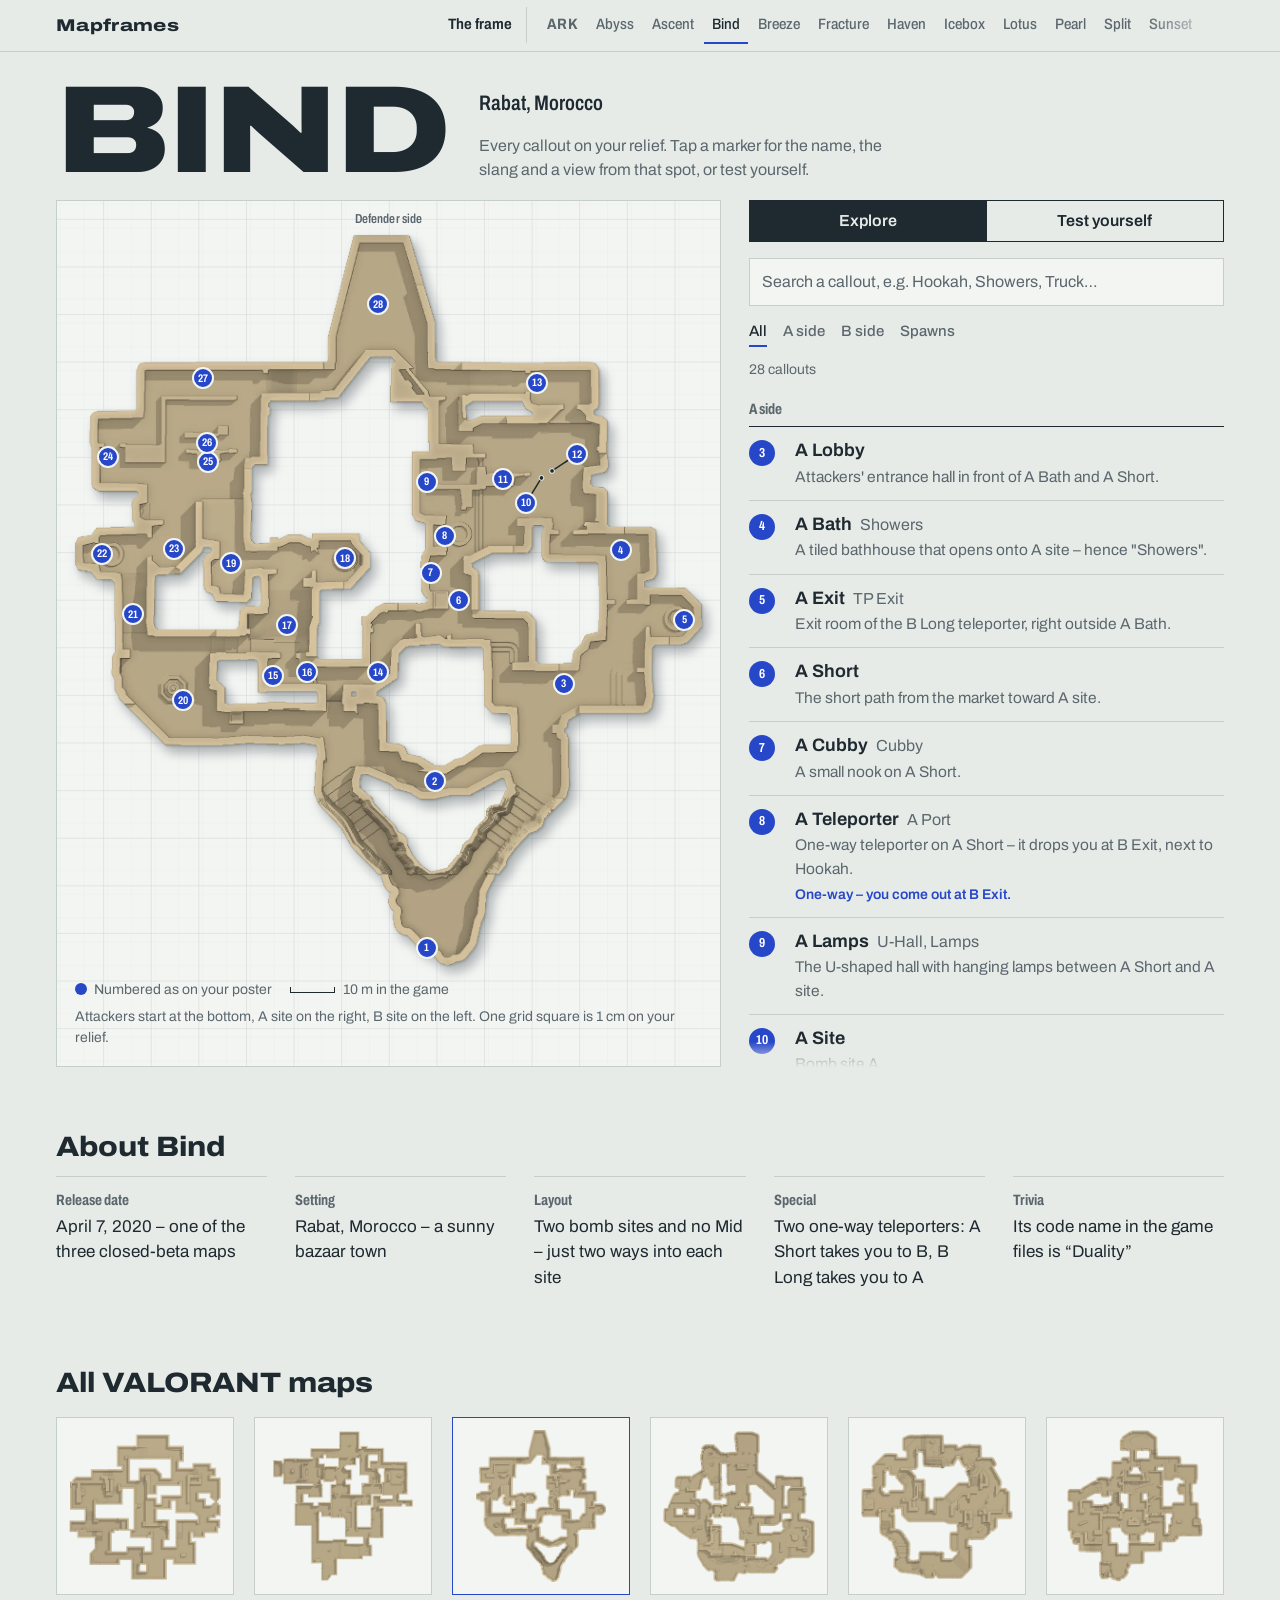
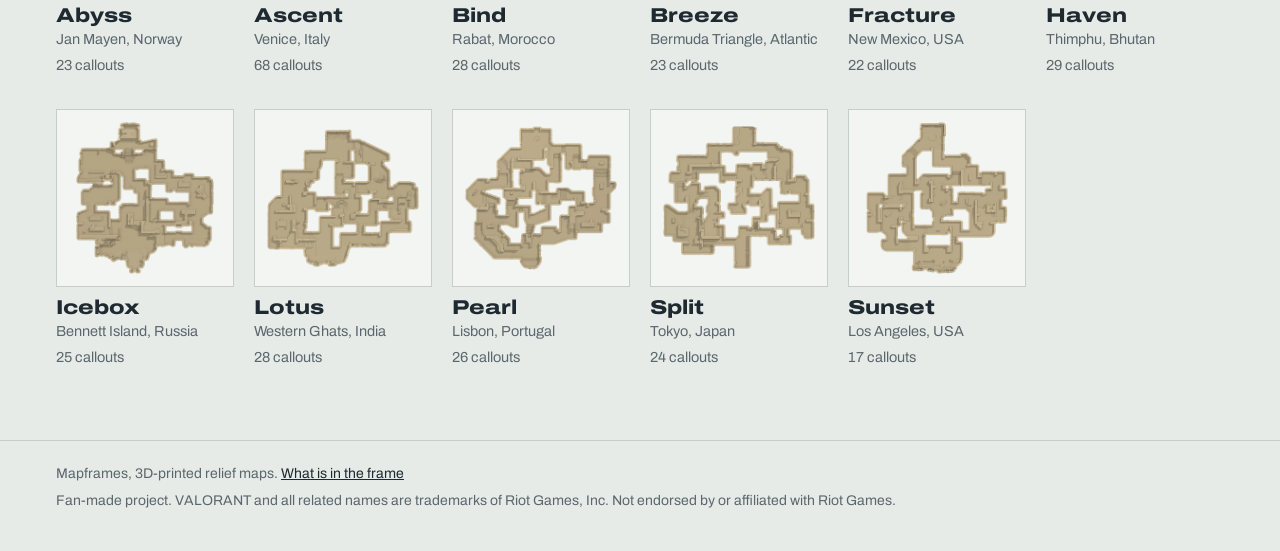
<file: bind/index.html>
<!doctype html>
<html lang="en">
<head>
<meta charset="utf-8">
<meta name="viewport" content="width=device-width,initial-scale=1">
<title>Bind callouts – Mapframes</title>
<meta name="description" content="Every Bind callout on your relief map: official names, player slang, where each spot is, and a quiz to test yourself.">
<meta name="theme-color" content="#e7ebe8" media="(prefers-color-scheme: light)">
<meta name="theme-color" content="#131b20" media="(prefers-color-scheme: dark)">
<link rel="preload" href="../assets/archivo.woff2" as="font" type="font/woff2" crossorigin>
<link rel="stylesheet" href="../assets/site.css">
</head>
<body><header class="bar"><div class="wrap"><a class="brand" href="../">Mapframes</a><nav class="maplinks" aria-label="Maps"><a class="framelink" href="../frame/">The frame</a><a class="gamelink" href="../#ark">ARK</a><a href="../abyss/">Abyss</a><a href="../ascent/">Ascent</a><a href="../bind/" aria-current="page">Bind</a><a href="../breeze/">Breeze</a><a href="../fracture/">Fracture</a><a href="../haven/">Haven</a><a href="../icebox/">Icebox</a><a href="../lotus/">Lotus</a><a href="../pearl/">Pearl</a><a href="../split/">Split</a><a href="../sunset/">Sunset</a></nav></div></header>
<main>
<div class="head wrap">
  <h1 class="name" style="--k:1.000">BIND</h1>
  <p class="place">Rabat, Morocco</p>
  <p class="lead">Every callout on your relief. Tap a marker for the name, the slang and a view from that spot, or test yourself.</p>
</div>
<section class="board wrap" id="board" aria-label="Callouts">
  <figure class="sheet">
    <div class="map" id="map" style="--ar:1317/1535;--r:0.8580"><svg class="grid" aria-hidden="true" viewBox="-120.0 -120.0 371.7 393.5" preserveAspectRatio="none" style="left:-91.116%;top:-78.176%;width:282.232%;height:256.352%"><defs><pattern id="g5" width="5" height="5" patternUnits="userSpaceOnUse" x="5.85" y="6.75"><path d="M5 0H0V5" class="g-minor"/></pattern><pattern id="g10" width="10" height="10" patternUnits="userSpaceOnUse" x="5.85" y="6.75"><rect width="10" height="10" fill="url(#g5)"/><path d="M10 0H0V10" class="g-major"/></pattern></defs><rect x="-120.0" y="-120.0" width="371.7" height="393.5" fill="url(#g10)"/></svg><img src="../assets/bind-relief.webp" width="1317" height="1535" alt="Top view of the Bind relief"><div class="tip" id="tip" aria-hidden="true"></div></div>
    <span class="side top" aria-hidden="true">Defender side</span><span class="side bot" aria-hidden="true">Attacker side</span><figcaption class="key"><span><i></i>Numbered as on your poster</span><span class="scale"><b id="bar" data-mm="9.34" data-wmm="131.7"></b>10 m in the game</span><span class="orient">Attackers start at the bottom, A site on the right, B site on the left. One grid square is 1 cm on your relief.</span></figcaption>
  </figure>
  <div class="panel">
    <div class="modes" role="tablist" aria-label="Mode"><button role="tab" data-mode="explore" aria-selected="true">Explore</button><button role="tab" data-mode="quiz" aria-selected="false">Test yourself</button></div>
    <div id="explore">
      <label class="sr" for="q">Search callouts</label>
      <input class="search" id="q" type="search" placeholder="Search a callout, e.g. Hookah, Showers, Truck…" autocomplete="off">
      <div class="filters" id="filters" aria-label="Show"><button data-f="all" aria-pressed="true">All</button><button data-f="A" aria-pressed="false">A side</button><button data-f="B" aria-pressed="false">B side</button><button data-f="Spawns" aria-pressed="false">Spawns</button></div>
      <p class="count" id="count" aria-live="polite"></p>
      <div class="list" id="list"></div>
    </div>
    <div id="quiz" hidden>
      
      <div class="quiz-card" aria-live="polite">
        <p class="q-progress" id="q-progress"></p>
        <p class="q-ask" id="q-ask">Where is</p>
        <p class="q-name" id="q-name"></p>
        <p class="q-hint" id="q-hint"></p>
        <p class="q-feedback" id="q-feedback"></p>
        <div class="q-actions"><button class="btn" id="q-next" hidden>Next callout</button><button class="btn" id="q-again" hidden>Play again</button><button class="btn ghost" id="q-explore">Back to the map</button></div>
      </div>
    </div>
  </div>
</section>
<section class="about wrap"><h2>About Bind</h2><dl class="facts" style="--n:5"><div><dt>Release date</dt><dd>April 7, 2020 – one of the three closed-beta maps</dd></div><div><dt>Setting</dt><dd>Rabat, Morocco – a sunny bazaar town</dd></div><div><dt>Layout</dt><dd>Two bomb sites and no Mid – just two ways into each site</dd></div><div><dt>Special</dt><dd>Two one-way teleporters: A Short takes you to B, B Long takes you to A</dd></div><div><dt>Trivia</dt><dd>Its code name in the game files is “Duality”</dd></div></dl></section>
<section class="more wrap"><h2>All VALORANT maps</h2><div class="tiles"><a class="tile" href="../abyss/"><span class="im"><img src="../assets/abyss-thumb.webp" alt="" loading="lazy"></span><b>Abyss</b><span>Jan Mayen, Norway</span><span>23 callouts</span></a><a class="tile" href="../ascent/"><span class="im"><img src="../assets/ascent-thumb.webp" alt="" loading="lazy"></span><b>Ascent</b><span>Venice, Italy</span><span>68 callouts</span></a><a class="tile" href="./" aria-current="page"><span class="im"><img src="../assets/bind-thumb.webp" alt="" loading="lazy"></span><b>Bind</b><span>Rabat, Morocco</span><span>28 callouts</span></a><a class="tile" href="../breeze/"><span class="im"><img src="../assets/breeze-thumb.webp" alt="" loading="lazy"></span><b>Breeze</b><span>Bermuda Triangle, Atlantic</span><span>23 callouts</span></a><a class="tile" href="../fracture/"><span class="im"><img src="../assets/fracture-thumb.webp" alt="" loading="lazy"></span><b>Fracture</b><span>New Mexico, USA</span><span>22 callouts</span></a><a class="tile" href="../haven/"><span class="im"><img src="../assets/haven-thumb.webp" alt="" loading="lazy"></span><b>Haven</b><span>Thimphu, Bhutan</span><span>29 callouts</span></a><a class="tile" href="../icebox/"><span class="im"><img src="../assets/icebox-thumb.webp" alt="" loading="lazy"></span><b>Icebox</b><span>Bennett Island, Russia</span><span>25 callouts</span></a><a class="tile" href="../lotus/"><span class="im"><img src="../assets/lotus-thumb.webp" alt="" loading="lazy"></span><b>Lotus</b><span>Western Ghats, India</span><span>28 callouts</span></a><a class="tile" href="../pearl/"><span class="im"><img src="../assets/pearl-thumb.webp" alt="" loading="lazy"></span><b>Pearl</b><span>Lisbon, Portugal</span><span>26 callouts</span></a><a class="tile" href="../split/"><span class="im"><img src="../assets/split-thumb.webp" alt="" loading="lazy"></span><b>Split</b><span>Tokyo, Japan</span><span>24 callouts</span></a><a class="tile" href="../sunset/"><span class="im"><img src="../assets/sunset-thumb.webp" alt="" loading="lazy"></span><b>Sunset</b><span>Los Angeles, USA</span><span>17 callouts</span></a></div></section>
</main>
<footer><div class="wrap"><span>Mapframes, 3D-printed relief maps. <a href="../frame/">What is in the frame</a></span><span>Fan-made project. VALORANT and all related names are trademarks of Riot Games, Inc. Not endorsed by or affiliated with Riot Games.</span></div></footer>
<script type="application/json" id="data">{"slug": "bind", "name": "Bind", "groups": {"A": "A side", "B": "B side", "Spawns": "Spawns"}, "callouts": [{"n": "Attacker Spawn", "a": "T Spawn", "d": "Where attackers start. \"T\" stands for Terrorists in CS.", "note": "", "g": "Spawns", "p": 1, "x": 56.1, "y": 97.61, "o": 1, "img": "attacker-spawn", "px": [0.5, 0.5658]}, {"n": "Cave", "a": "", "d": "The rocky cave passage right next to attacker spawn.", "note": "", "g": "Spawns", "p": 2, "x": 57.38, "y": 74.78, "o": 1, "img": "cave", "px": [0.5, 0.5822]}, {"n": "A Lobby", "a": "", "d": "Attackers' entrance hall in front of A Bath and A Short.", "note": "", "g": "A", "p": 3, "x": 77.92, "y": 61.45, "o": 1, "img": "a-lobby", "px": [0.5, 0.5658]}, {"n": "A Bath", "a": "Showers", "d": "A tiled bathhouse that opens onto A site – hence \"Showers\".", "note": "", "g": "A", "p": 4, "x": 87.07, "y": 43.2, "o": 1, "img": "a-bath", "px": [0.5, 0.5658]}, {"n": "A Exit", "a": "TP Exit", "d": "Exit room of the B Long teleporter, right outside A Bath.", "note": "", "g": "A", "p": 5, "x": 97.17, "y": 52.69, "o": 1, "img": "a-exit", "px": [0.5, 0.5658]}, {"n": "A Short", "a": "", "d": "The short path from the market toward A site.", "note": "", "g": "A", "p": 6, "x": 61.22, "y": 50.04, "o": 1, "img": "a-short", "px": [0.5, 0.5822]}, {"n": "A Cubby", "a": "Cubby", "d": "A small nook on A Short.", "note": "", "g": "A", "p": 7, "x": 56.75, "y": 46.29, "o": 1, "img": "a-cubby", "px": [0.5, 0.5822]}, {"n": "A Teleporter", "a": "A Port", "d": "One-way teleporter on A Short – it drops you at B Exit, next to Hookah.", "note": "One-way – you come out at B Exit.", "g": "A", "p": 8, "x": 58.98, "y": 41.18, "o": 1, "img": "a-teleporter", "px": [0.5, 0.5658]}, {"n": "A Lamps", "a": "U-Hall, Lamps", "d": "The U-shaped hall with hanging lamps between A Short and A site.", "note": "", "g": "A", "p": 9, "x": 56.1, "y": 33.78, "o": 1, "img": "a-lamps", "px": [0.5, 0.5823]}, {"n": "A Site", "a": "", "d": "Bomb site A.", "note": "", "g": "A", "p": 10, "x": 74.4, "y": 33.24, "o": 1, "img": "a-site", "px": [0.5, 0.5822]}, {"n": "Truck", "a": "", "d": "The armoured truck parked on A site.", "note": "", "g": "A", "p": 11, "x": 68.28, "y": 33.5, "o": 0, "img": "truck", "px": [0.5, 0.5659]}, {"n": "A Box", "a": "Triple", "d": "The stack of crates on A site.", "note": "", "g": "A", "p": 12, "x": 76.09, "y": 32.28, "o": 0, "img": "a-box", "px": [0.5, 0.5659]}, {"n": "A Tower", "a": "Heaven", "d": "The raised spot above A site, reached from the defender side – \"Heaven\" from CS.", "note": "", "g": "A", "p": 13, "x": 73.66, "y": 20.28, "o": 1, "img": "a-tower", "px": [0.5, 0.5822]}, {"n": "A Link", "a": "", "d": "The passage linking the market to the A side.", "note": "", "g": "A", "p": 14, "x": 48.34, "y": 59.91, "o": 1, "img": "a-link", "px": [0.5, 0.5822]}, {"n": "Market", "a": "Marketplace", "d": "The central market where the paths split toward Hookah and A Short.", "note": "", "g": "B", "p": 15, "x": 31.52, "y": 60.36, "o": 0, "img": "market", "px": [0.5, 0.5822]}, {"n": "B Link", "a": "", "d": "The passage linking the market to the B side.", "note": "", "g": "B", "p": 16, "x": 36.94, "y": 59.91, "o": 1, "img": "b-link", "px": [0.5, 0.5824]}, {"n": "B Short", "a": "", "d": "The short way into B, through Hookah.", "note": "", "g": "B", "p": 17, "x": 33.87, "y": 53.42, "o": 1, "img": "b-short", "px": [0.5, 0.5821]}, {"n": "B Exit", "a": "TP Exit", "d": "Exit room of the A Short teleporter, right next to Hookah.", "note": "", "g": "B", "p": 18, "x": 43.01, "y": 44.29, "o": 1, "img": "b-exit", "px": [0.5, 0.5659]}, {"n": "B Window", "a": "Hookah", "d": "The window from Hookah onto B site. The game files call the room \"Hooka\".", "note": "", "g": "B", "p": 19, "x": 24.92, "y": 44.93, "o": 1, "img": "b-window", "px": [0.5, 0.5822]}, {"n": "B Fountain", "a": "Fountain", "d": "The big fountain on the way down B Long.", "note": "", "g": "B", "p": 20, "x": 17.27, "y": 63.73, "o": 1, "img": "b-fountain", "px": [0.5, 0.5821]}, {"n": "B Long", "a": "", "d": "The long route onto B site.", "note": "", "g": "B", "p": 21, "x": 9.29, "y": 51.95, "o": 1, "img": "b-long", "px": [0.5, 0.5797]}, {"n": "B Teleporter", "a": "B Port", "d": "One-way teleporter on B Long – it takes you to A Exit, outside A Bath.", "note": "One-way – you come out at A Exit.", "g": "B", "p": 22, "x": 4.28, "y": 43.64, "o": 1, "img": "b-teleporter", "px": [0.5, 0.5658]}, {"n": "B Garden", "a": "Garden, Arches", "d": "A small garden with arches just before B site.", "note": "", "g": "B", "p": 23, "x": 15.77, "y": 43.01, "o": 1, "img": "b-garden", "px": [0.5, 0.5822]}, {"n": "B Elbow", "a": "Elbow", "d": "The bent corridor between B site and Garden, toward the defenders.", "note": "", "g": "B", "p": 24, "x": 5.24, "y": 30.41, "o": 1, "img": "b-elbow", "px": [0.5, 0.5822]}, {"n": "B Site", "a": "", "d": "Bomb site B.", "note": "", "g": "B", "p": 25, "x": 21.2, "y": 31.04, "o": 1, "img": "b-site", "px": [0.5, 0.5659]}, {"n": "B Box", "a": "Container", "d": "The container in the middle of B site.", "note": "", "g": "B", "p": 26, "x": 21.11, "y": 28.45, "o": 0, "img": "b-box", "px": [0.5, 0.5659]}, {"n": "B Hall", "a": "Back B", "d": "The hall behind B site, toward defender spawn.", "note": "", "g": "B", "p": 27, "x": 20.46, "y": 19.63, "o": 1, "img": "b-hall", "px": [0.5, 0.5822]}, {"n": "Defender Spawn", "a": "CT Spawn, CT", "d": "Where defenders start. \"CT\" stands for Counter-Terrorists in CS.", "note": "", "g": "Spawns", "p": 28, "x": 48.34, "y": 9.51, "o": 1, "img": "defender-spawn", "px": [0.5, 0.5658]}]}</script>
<script src="../assets/map.js"></script>
</body>
</html>
</file>
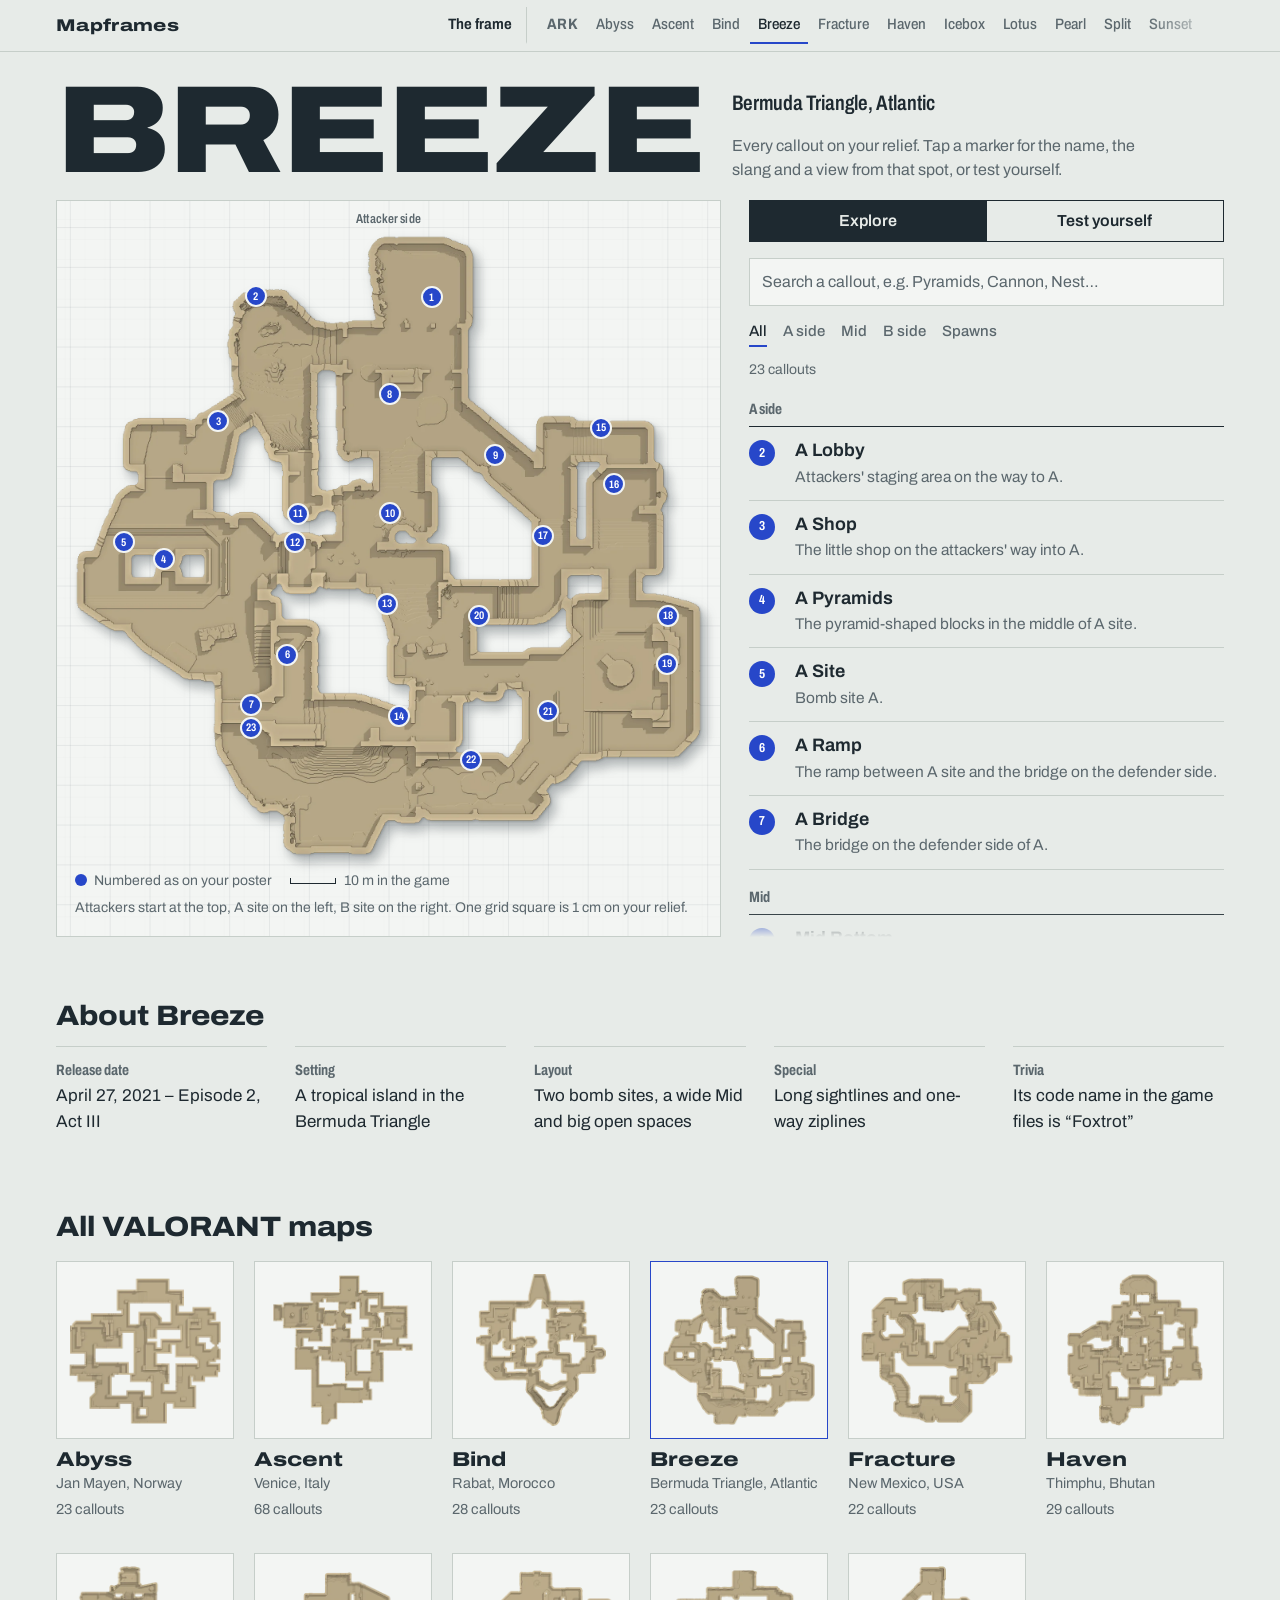
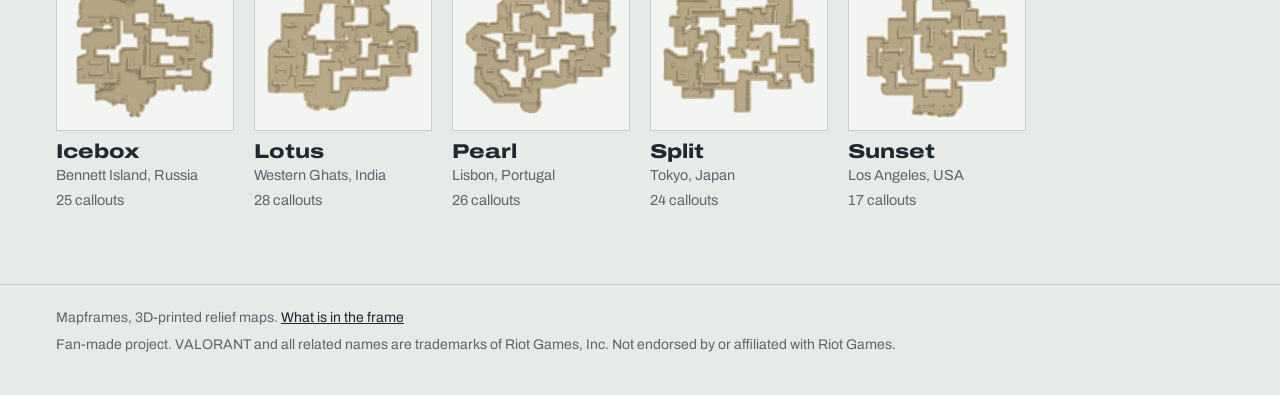
<file: breeze/index.html>
<!doctype html>
<html lang="en">
<head>
<meta charset="utf-8">
<meta name="viewport" content="width=device-width,initial-scale=1">
<title>Breeze callouts – Mapframes</title>
<meta name="description" content="Every Breeze callout on your relief map: official names, player slang, where each spot is, and a quiz to test yourself.">
<meta name="theme-color" content="#e7ebe8" media="(prefers-color-scheme: light)">
<meta name="theme-color" content="#131b20" media="(prefers-color-scheme: dark)">
<link rel="preload" href="../assets/archivo.woff2" as="font" type="font/woff2" crossorigin>
<link rel="stylesheet" href="../assets/site.css">
</head>
<body><header class="bar"><div class="wrap"><a class="brand" href="../">Mapframes</a><nav class="maplinks" aria-label="Maps"><a class="framelink" href="../frame/">The frame</a><a class="gamelink" href="../#ark">ARK</a><a href="../abyss/">Abyss</a><a href="../ascent/">Ascent</a><a href="../bind/">Bind</a><a href="../breeze/" aria-current="page">Breeze</a><a href="../fracture/">Fracture</a><a href="../haven/">Haven</a><a href="../icebox/">Icebox</a><a href="../lotus/">Lotus</a><a href="../pearl/">Pearl</a><a href="../split/">Split</a><a href="../sunset/">Sunset</a></nav></div></header>
<main>
<div class="head wrap">
  <h1 class="name" style="--k:1.000">BREEZE</h1>
  <p class="place">Bermuda Triangle, Atlantic</p>
  <p class="lead">Every callout on your relief. Tap a marker for the name, the slang and a view from that spot, or test yourself.</p>
</div>
<section class="board wrap" id="board" aria-label="Callouts">
  <figure class="sheet">
    <div class="map" id="map" style="--ar:1574/1560;--r:1.0090"><svg class="grid" aria-hidden="true" viewBox="-120.0 -120.0 397.4 396.0" preserveAspectRatio="none" style="left:-76.239%;top:-76.923%;width:252.478%;height:253.846%"><defs><pattern id="g5" width="5" height="5" patternUnits="userSpaceOnUse" x="8.70" y="8.00"><path d="M5 0H0V5" class="g-minor"/></pattern><pattern id="g10" width="10" height="10" patternUnits="userSpaceOnUse" x="8.70" y="8.00"><rect width="10" height="10" fill="url(#g5)"/><path d="M10 0H0V10" class="g-major"/></pattern></defs><rect x="-120.0" y="-120.0" width="397.4" height="396.0" fill="url(#g10)"/></svg><img src="../assets/breeze-relief.webp" width="1574" height="1560" alt="Top view of the Breeze relief"><div class="tip" id="tip" aria-hidden="true"></div></div>
    <span class="side top" aria-hidden="true">Attacker side</span><span class="side bot" aria-hidden="true">Defender side</span><figcaption class="key"><span><i></i>Numbered as on your poster</span><span class="scale"><b id="bar" data-mm="11.41" data-wmm="157.4"></b>10 m in the game</span><span class="orient">Attackers start at the top, A site on the left, B site on the right. One grid square is 1 cm on your relief.</span></figcaption>
  </figure>
  <div class="panel">
    <div class="modes" role="tablist" aria-label="Mode"><button role="tab" data-mode="explore" aria-selected="true">Explore</button><button role="tab" data-mode="quiz" aria-selected="false">Test yourself</button></div>
    <div id="explore">
      <label class="sr" for="q">Search callouts</label>
      <input class="search" id="q" type="search" placeholder="Search a callout, e.g. Pyramids, Cannon, Nest…" autocomplete="off">
      <div class="filters" id="filters" aria-label="Show"><button data-f="all" aria-pressed="true">All</button><button data-f="A" aria-pressed="false">A side</button><button data-f="Mid" aria-pressed="false">Mid</button><button data-f="B" aria-pressed="false">B side</button><button data-f="Spawns" aria-pressed="false">Spawns</button></div>
      <p class="count" id="count" aria-live="polite"></p>
      <div class="list" id="list"></div>
    </div>
    <div id="quiz" hidden>
      
      <div class="quiz-card" aria-live="polite">
        <p class="q-progress" id="q-progress"></p>
        <p class="q-ask" id="q-ask">Where is</p>
        <p class="q-name" id="q-name"></p>
        <p class="q-hint" id="q-hint"></p>
        <p class="q-feedback" id="q-feedback"></p>
        <div class="q-actions"><button class="btn" id="q-next" hidden>Next callout</button><button class="btn" id="q-again" hidden>Play again</button><button class="btn ghost" id="q-explore">Back to the map</button></div>
      </div>
    </div>
  </div>
</section>
<section class="about wrap"><h2>About Breeze</h2><dl class="facts" style="--n:5"><div><dt>Release date</dt><dd>April 27, 2021 – Episode 2, Act III</dd></div><div><dt>Setting</dt><dd>A tropical island in the Bermuda Triangle</dd></div><div><dt>Layout</dt><dd>Two bomb sites, a wide Mid and big open spaces</dd></div><div><dt>Special</dt><dd>Long sightlines and one-way ziplines</dd></div><div><dt>Trivia</dt><dd>Its code name in the game files is “Foxtrot”</dd></div></dl></section>
<section class="more wrap"><h2>All VALORANT maps</h2><div class="tiles"><a class="tile" href="../abyss/"><span class="im"><img src="../assets/abyss-thumb.webp" alt="" loading="lazy"></span><b>Abyss</b><span>Jan Mayen, Norway</span><span>23 callouts</span></a><a class="tile" href="../ascent/"><span class="im"><img src="../assets/ascent-thumb.webp" alt="" loading="lazy"></span><b>Ascent</b><span>Venice, Italy</span><span>68 callouts</span></a><a class="tile" href="../bind/"><span class="im"><img src="../assets/bind-thumb.webp" alt="" loading="lazy"></span><b>Bind</b><span>Rabat, Morocco</span><span>28 callouts</span></a><a class="tile" href="./" aria-current="page"><span class="im"><img src="../assets/breeze-thumb.webp" alt="" loading="lazy"></span><b>Breeze</b><span>Bermuda Triangle, Atlantic</span><span>23 callouts</span></a><a class="tile" href="../fracture/"><span class="im"><img src="../assets/fracture-thumb.webp" alt="" loading="lazy"></span><b>Fracture</b><span>New Mexico, USA</span><span>22 callouts</span></a><a class="tile" href="../haven/"><span class="im"><img src="../assets/haven-thumb.webp" alt="" loading="lazy"></span><b>Haven</b><span>Thimphu, Bhutan</span><span>29 callouts</span></a><a class="tile" href="../icebox/"><span class="im"><img src="../assets/icebox-thumb.webp" alt="" loading="lazy"></span><b>Icebox</b><span>Bennett Island, Russia</span><span>25 callouts</span></a><a class="tile" href="../lotus/"><span class="im"><img src="../assets/lotus-thumb.webp" alt="" loading="lazy"></span><b>Lotus</b><span>Western Ghats, India</span><span>28 callouts</span></a><a class="tile" href="../pearl/"><span class="im"><img src="../assets/pearl-thumb.webp" alt="" loading="lazy"></span><b>Pearl</b><span>Lisbon, Portugal</span><span>26 callouts</span></a><a class="tile" href="../split/"><span class="im"><img src="../assets/split-thumb.webp" alt="" loading="lazy"></span><b>Split</b><span>Tokyo, Japan</span><span>24 callouts</span></a><a class="tile" href="../sunset/"><span class="im"><img src="../assets/sunset-thumb.webp" alt="" loading="lazy"></span><b>Sunset</b><span>Los Angeles, USA</span><span>17 callouts</span></a></div></section>
</main>
<footer><div class="wrap"><span>Mapframes, 3D-printed relief maps. <a href="../frame/">What is in the frame</a></span><span>Fan-made project. VALORANT and all related names are trademarks of Riot Games, Inc. Not endorsed by or affiliated with Riot Games.</span></div></footer>
<script type="application/json" id="data">{"slug": "breeze", "name": "Breeze", "groups": {"A": "A side", "Mid": "Mid", "B": "B side", "Spawns": "Spawns"}, "callouts": [{"n": "Attacker Spawn", "a": "T Spawn", "d": "Where attackers start. \"T\" stands for Terrorists in CS.", "note": "", "g": "Spawns", "p": 1, "x": 56.89, "y": 10.03, "o": 1, "img": "attacker-spawn", "px": [0.5, 0.5822]}, {"n": "A Lobby", "a": "", "d": "Attackers' staging area on the way to A.", "note": "", "g": "A", "p": 2, "x": 28.85, "y": 9.92, "o": 1, "img": "a-lobby", "px": [0.5, 0.582]}, {"n": "A Shop", "a": "", "d": "The little shop on the attackers' way into A.", "note": "", "g": "A", "p": 3, "x": 22.87, "y": 29.99, "o": 1, "img": "a-shop", "px": [0.5, 0.5822]}, {"n": "A Pyramids", "a": "", "d": "The pyramid-shaped blocks in the middle of A site.", "note": "", "g": "A", "p": 4, "x": 14.18, "y": 52.25, "o": 1, "img": "a-pyramids", "px": [0.5, 0.5647]}, {"n": "A Site", "a": "", "d": "Bomb site A.", "note": "", "g": "A", "p": 5, "x": 7.77, "y": 49.51, "o": 1, "img": "a-site", "px": [0.5, 0.58]}, {"n": "A Ramp", "a": "", "d": "The ramp between A site and the bridge on the defender side.", "note": "", "g": "A", "p": 6, "x": 33.85, "y": 67.6, "o": 1, "img": "a-ramp", "px": [0.5, 0.5822]}, {"n": "A Bridge", "a": "", "d": "The bridge on the defender side of A.", "note": "", "g": "A", "p": 7, "x": 28.09, "y": 75.61, "o": 1, "img": "a-bridge", "px": [0.5, 0.6096]}, {"n": "Mid Bottom", "a": "", "d": "The attackers' end of Mid.", "note": "", "g": "Mid", "p": 8, "x": 50.16, "y": 25.71, "o": 1, "img": "mid-bottom", "px": [0.5, 0.5658]}, {"n": "Mid Cannon", "a": "", "d": "The spot by the old cannon between Mid and B.", "note": "", "g": "Mid", "p": 9, "x": 67.0, "y": 35.47, "o": 1, "img": "mid-cannon", "px": [0.5, 0.5822]}, {"n": "Mid Pillar", "a": "", "d": "The big pillar in the middle of Mid.", "note": "", "g": "Mid", "p": 10, "x": 50.16, "y": 44.79, "o": 1, "img": "mid-pillar", "px": [0.5, 0.5659]}, {"n": "Mid Hall", "a": "", "d": "The hallway from Mid toward A.", "note": "", "g": "Mid", "p": 11, "x": 35.59, "y": 44.9, "o": 1, "img": "mid-hall", "px": [0.5, 0.5658]}, {"n": "Mid Wood Doors", "a": "Double Doors", "d": "The wooden doors between Mid and A.", "note": "", "g": "Mid", "p": 12, "x": 35.16, "y": 49.51, "o": 1, "img": "mid-wood-doors", "px": [0.5, 0.5822]}, {"n": "Mid Top", "a": "", "d": "The defenders' end of Mid.", "note": "", "g": "Mid", "p": 13, "x": 49.82, "y": 59.38, "o": 1, "img": "mid-top", "px": [0.5, 0.5658]}, {"n": "Mid Nest", "a": "", "d": "The raised spot overlooking Mid from the defender side.", "note": "", "g": "Mid", "p": 14, "x": 51.67, "y": 77.47, "o": 1, "img": "mid-nest", "px": [0.5, 0.5822]}, {"n": "B Window", "a": "", "d": "The window on the attackers' way to B.", "note": "", "g": "B", "p": 15, "x": 83.85, "y": 31.08, "o": 1, "img": "b-window", "px": [0.5, 0.5657]}, {"n": "B Main", "a": "", "d": "The main path into B site.", "note": "", "g": "B", "p": 16, "x": 85.91, "y": 40.19, "o": 1, "img": "b-main", "px": [0.5, 0.5658]}, {"n": "B Elbow", "a": "", "d": "The bend where B Main meets the path from Mid.", "note": "", "g": "B", "p": 17, "x": 74.61, "y": 48.41, "o": 1, "img": "b-elbow", "px": [0.5, 0.5819]}, {"n": "B Site", "a": "", "d": "Bomb site B.", "note": "", "g": "B", "p": 18, "x": 94.61, "y": 61.35, "o": 1, "img": "b-site", "px": [0.5, 0.5658]}, {"n": "B Back", "a": "", "d": "The back of B site.", "note": "", "g": "B", "p": 19, "x": 94.39, "y": 69.03, "o": 1, "img": "b-back", "px": [0.5, 0.5658]}, {"n": "B Tunnel", "a": "", "d": "The tunnel between B site and Mid on the defender side.", "note": "", "g": "B", "p": 20, "x": 64.5, "y": 61.35, "o": 1, "img": "b-tunnel", "px": [0.5, 0.5824]}, {"n": "B Wall", "a": "", "d": "The wall at the back of B, toward the defenders.", "note": "", "g": "B", "p": 21, "x": 75.37, "y": 76.7, "o": 1, "img": "b-wall", "px": [0.5, 0.5658]}, {"n": "Arches", "a": "", "d": "The stone arches near defender spawn, between B and Mid.", "note": "", "g": "Spawns", "p": 22, "x": 63.09, "y": 84.49, "o": 1, "img": "arches", "px": [0.5, 0.5659]}, {"n": "Defender Spawn", "a": "CT Spawn, CT", "d": "Where defenders start. \"CT\" stands for Counter-Terrorists in CS.", "note": "", "g": "Spawns", "p": 23, "x": 28.09, "y": 79.33, "o": 1, "img": "defender-spawn", "px": [0.5, 0.5822]}]}</script>
<script src="../assets/map.js"></script>
</body>
</html>
</file>
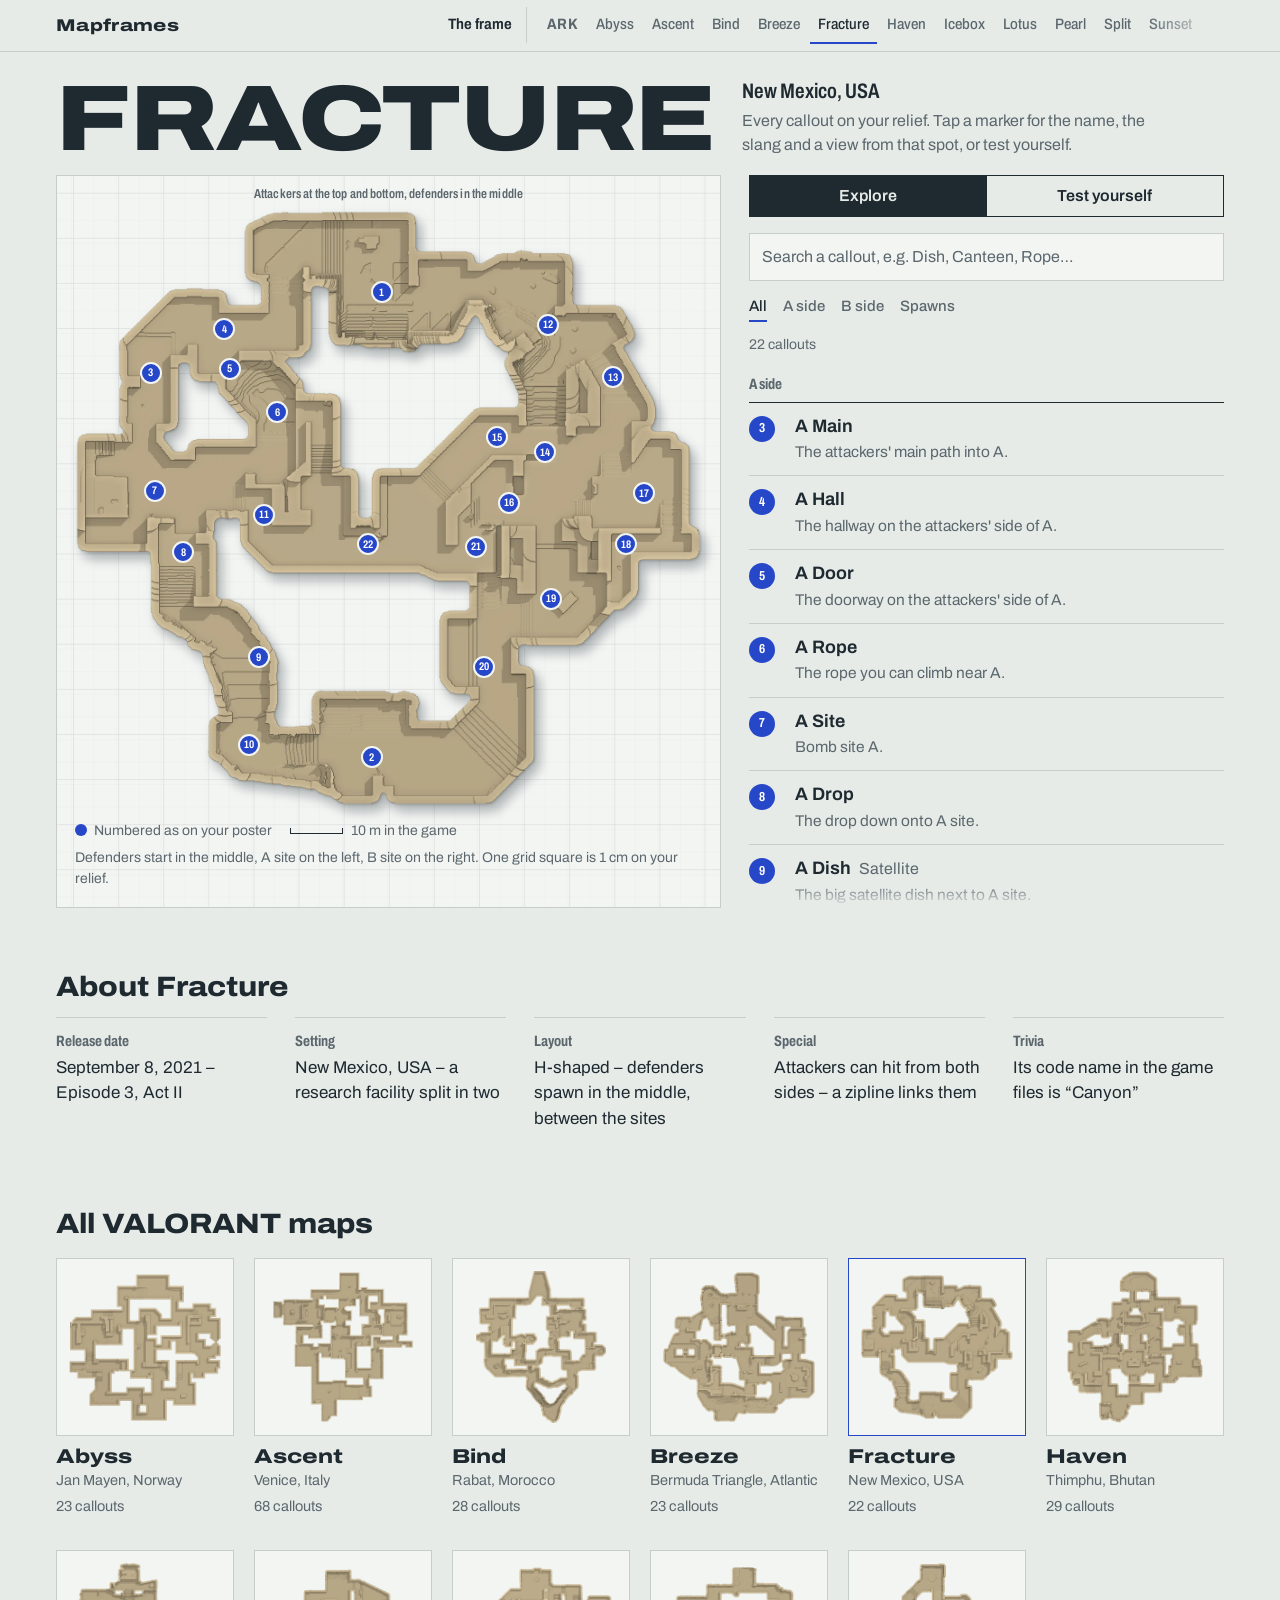
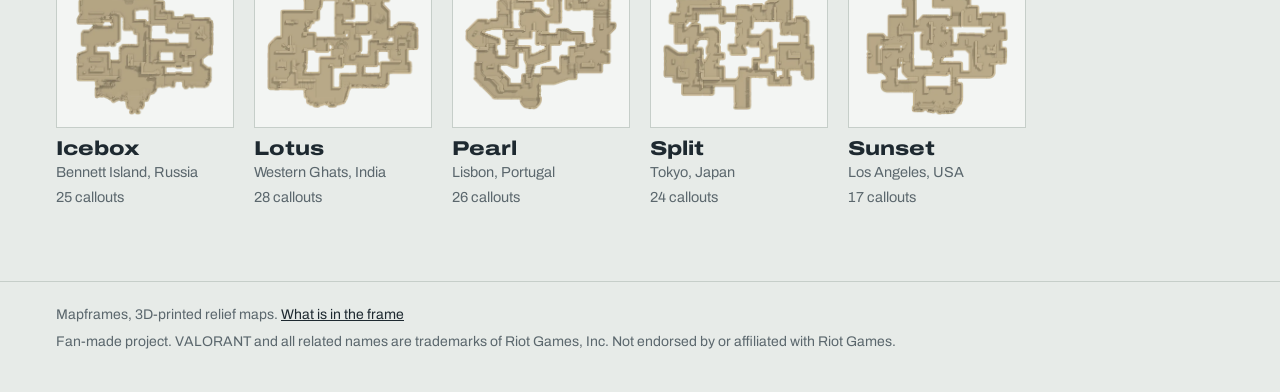
<file: fracture/index.html>
<!doctype html>
<html lang="en">
<head>
<meta charset="utf-8">
<meta name="viewport" content="width=device-width,initial-scale=1">
<title>Fracture callouts – Mapframes</title>
<meta name="description" content="Every Fracture callout on your relief map: official names, player slang, where each spot is, and a quiz to test yourself.">
<meta name="theme-color" content="#e7ebe8" media="(prefers-color-scheme: light)">
<meta name="theme-color" content="#131b20" media="(prefers-color-scheme: dark)">
<link rel="preload" href="../assets/archivo.woff2" as="font" type="font/woff2" crossorigin>
<link rel="stylesheet" href="../assets/site.css">
</head>
<body><header class="bar"><div class="wrap"><a class="brand" href="../">Mapframes</a><nav class="maplinks" aria-label="Maps"><a class="framelink" href="../frame/">The frame</a><a class="gamelink" href="../#ark">ARK</a><a href="../abyss/">Abyss</a><a href="../ascent/">Ascent</a><a href="../bind/">Bind</a><a href="../breeze/">Breeze</a><a href="../fracture/" aria-current="page">Fracture</a><a href="../haven/">Haven</a><a href="../icebox/">Icebox</a><a href="../lotus/">Lotus</a><a href="../pearl/">Pearl</a><a href="../split/">Split</a><a href="../sunset/">Sunset</a></nav></div></header>
<main>
<div class="head wrap">
  <h1 class="name" style="--k:0.750">FRACTURE</h1>
  <p class="place">New Mexico, USA</p>
  <p class="lead">Every callout on your relief. Tap a marker for the name, the slang and a view from that spot, or test yourself.</p>
</div>
<section class="board wrap" id="board" aria-label="Callouts">
  <figure class="sheet">
    <div class="map" id="map" style="--ar:1390/1322;--r:1.0514"><svg class="grid" aria-hidden="true" viewBox="-120.0 -120.0 379.0 372.2" preserveAspectRatio="none" style="left:-86.331%;top:-90.772%;width:272.662%;height:281.543%"><defs><pattern id="g5" width="5" height="5" patternUnits="userSpaceOnUse" x="9.50" y="6.10"><path d="M5 0H0V5" class="g-minor"/></pattern><pattern id="g10" width="10" height="10" patternUnits="userSpaceOnUse" x="9.50" y="6.10"><rect width="10" height="10" fill="url(#g5)"/><path d="M10 0H0V10" class="g-major"/></pattern></defs><rect x="-120.0" y="-120.0" width="379.0" height="372.2" fill="url(#g10)"/></svg><img src="../assets/fracture-relief.webp" width="1390" height="1322" alt="Top view of the Fracture relief"><div class="tip" id="tip" aria-hidden="true"></div></div>
    <span class="side top" aria-hidden="true">Attackers at the top and bottom, defenders in the middle</span><figcaption class="key"><span><i></i>Numbered as on your poster</span><span class="scale"><b id="bar" data-mm="11.64" data-wmm="139.0"></b>10 m in the game</span><span class="orient">Defenders start in the middle, A site on the left, B site on the right. One grid square is 1 cm on your relief.</span></figcaption>
  </figure>
  <div class="panel">
    <div class="modes" role="tablist" aria-label="Mode"><button role="tab" data-mode="explore" aria-selected="true">Explore</button><button role="tab" data-mode="quiz" aria-selected="false">Test yourself</button></div>
    <div id="explore">
      <label class="sr" for="q">Search callouts</label>
      <input class="search" id="q" type="search" placeholder="Search a callout, e.g. Dish, Canteen, Rope…" autocomplete="off">
      <div class="filters" id="filters" aria-label="Show"><button data-f="all" aria-pressed="true">All</button><button data-f="A" aria-pressed="false">A side</button><button data-f="B" aria-pressed="false">B side</button><button data-f="Spawns" aria-pressed="false">Spawns</button></div>
      <p class="count" id="count" aria-live="polite"></p>
      <div class="list" id="list"></div>
    </div>
    <div id="quiz" hidden>
      
      <div class="quiz-card" aria-live="polite">
        <p class="q-progress" id="q-progress"></p>
        <p class="q-ask" id="q-ask">Where is</p>
        <p class="q-name" id="q-name"></p>
        <p class="q-hint" id="q-hint"></p>
        <p class="q-feedback" id="q-feedback"></p>
        <div class="q-actions"><button class="btn" id="q-next" hidden>Next callout</button><button class="btn" id="q-again" hidden>Play again</button><button class="btn ghost" id="q-explore">Back to the map</button></div>
      </div>
    </div>
  </div>
</section>
<section class="about wrap"><h2>About Fracture</h2><dl class="facts" style="--n:5"><div><dt>Release date</dt><dd>September 8, 2021 – Episode 3, Act II</dd></div><div><dt>Setting</dt><dd>New Mexico, USA – a research facility split in two</dd></div><div><dt>Layout</dt><dd>H-shaped – defenders spawn in the middle, between the sites</dd></div><div><dt>Special</dt><dd>Attackers can hit from both sides – a zipline links them</dd></div><div><dt>Trivia</dt><dd>Its code name in the game files is “Canyon”</dd></div></dl></section>
<section class="more wrap"><h2>All VALORANT maps</h2><div class="tiles"><a class="tile" href="../abyss/"><span class="im"><img src="../assets/abyss-thumb.webp" alt="" loading="lazy"></span><b>Abyss</b><span>Jan Mayen, Norway</span><span>23 callouts</span></a><a class="tile" href="../ascent/"><span class="im"><img src="../assets/ascent-thumb.webp" alt="" loading="lazy"></span><b>Ascent</b><span>Venice, Italy</span><span>68 callouts</span></a><a class="tile" href="../bind/"><span class="im"><img src="../assets/bind-thumb.webp" alt="" loading="lazy"></span><b>Bind</b><span>Rabat, Morocco</span><span>28 callouts</span></a><a class="tile" href="../breeze/"><span class="im"><img src="../assets/breeze-thumb.webp" alt="" loading="lazy"></span><b>Breeze</b><span>Bermuda Triangle, Atlantic</span><span>23 callouts</span></a><a class="tile" href="./" aria-current="page"><span class="im"><img src="../assets/fracture-thumb.webp" alt="" loading="lazy"></span><b>Fracture</b><span>New Mexico, USA</span><span>22 callouts</span></a><a class="tile" href="../haven/"><span class="im"><img src="../assets/haven-thumb.webp" alt="" loading="lazy"></span><b>Haven</b><span>Thimphu, Bhutan</span><span>29 callouts</span></a><a class="tile" href="../icebox/"><span class="im"><img src="../assets/icebox-thumb.webp" alt="" loading="lazy"></span><b>Icebox</b><span>Bennett Island, Russia</span><span>25 callouts</span></a><a class="tile" href="../lotus/"><span class="im"><img src="../assets/lotus-thumb.webp" alt="" loading="lazy"></span><b>Lotus</b><span>Western Ghats, India</span><span>28 callouts</span></a><a class="tile" href="../pearl/"><span class="im"><img src="../assets/pearl-thumb.webp" alt="" loading="lazy"></span><b>Pearl</b><span>Lisbon, Portugal</span><span>26 callouts</span></a><a class="tile" href="../split/"><span class="im"><img src="../assets/split-thumb.webp" alt="" loading="lazy"></span><b>Split</b><span>Tokyo, Japan</span><span>24 callouts</span></a><a class="tile" href="../sunset/"><span class="im"><img src="../assets/sunset-thumb.webp" alt="" loading="lazy"></span><b>Sunset</b><span>Los Angeles, USA</span><span>17 callouts</span></a></div></section>
</main>
<footer><div class="wrap"><span>Mapframes, 3D-printed relief maps. <a href="../frame/">What is in the frame</a></span><span>Fan-made project. VALORANT and all related names are trademarks of Riot Games, Inc. Not endorsed by or affiliated with Riot Games.</span></div></footer>
<script type="application/json" id="data">{"slug": "fracture", "name": "Fracture", "groups": {"A": "A side", "B": "B side", "Spawns": "Spawns"}, "callouts": [{"n": "Attacker Spawn", "a": "T Spawn", "d": "Where attackers start. \"T\" stands for Terrorists in CS.", "note": "", "g": "Spawns", "p": 1, "x": 48.93, "y": 13.78, "o": 1, "img": "attacker-spawn", "px": [0.5, 0.5822]}, {"n": "Bridge", "a": "", "d": "The attackers' far side – the zipline over defender spawn takes you there.", "note": "", "g": "Spawns", "p": 2, "x": 47.29, "y": 91.74, "o": 1, "img": "bridge", "px": [0.5, 0.5593]}, {"n": "A Main", "a": "", "d": "The attackers' main path into A.", "note": "", "g": "A", "p": 3, "x": 12.11, "y": 27.26, "o": 1, "img": "a-main", "px": [0.5, 0.5658]}, {"n": "A Hall", "a": "", "d": "The hallway on the attackers' side of A.", "note": "", "g": "A", "p": 4, "x": 23.79, "y": 20.0, "o": 1, "img": "a-hall", "px": [0.5, 0.5658]}, {"n": "A Door", "a": "", "d": "The doorway on the attackers' side of A.", "note": "", "g": "A", "p": 5, "x": 24.68, "y": 26.61, "o": 1, "img": "a-door", "px": [0.5, 0.5822]}, {"n": "A Rope", "a": "", "d": "The rope you can climb near A.", "note": "", "g": "A", "p": 6, "x": 32.22, "y": 33.87, "o": 1, "img": "a-rope", "px": [0.5, 0.5811]}, {"n": "A Site", "a": "", "d": "Bomb site A.", "note": "", "g": "A", "p": 7, "x": 12.73, "y": 47.08, "o": 1, "img": "a-site", "px": [0.5, 0.5658]}, {"n": "A Drop", "a": "", "d": "The drop down onto A site.", "note": "", "g": "A", "p": 8, "x": 17.26, "y": 57.39, "o": 1, "img": "a-drop", "px": [0.5, 0.5822]}, {"n": "A Dish", "a": "Satellite", "d": "The big satellite dish next to A site.", "note": "", "g": "A", "p": 9, "x": 29.32, "y": 74.96, "o": 1, "img": "a-dish", "px": [0.5, 0.5658]}, {"n": "A Gate", "a": "", "d": "The gate on the attackers' far side, leading into A.", "note": "", "g": "A", "p": 10, "x": 27.81, "y": 89.62, "o": 1, "img": "a-gate", "px": [0.5, 0.582]}, {"n": "A Link", "a": "", "d": "The passage linking A site to defender spawn.", "note": "", "g": "A", "p": 11, "x": 30.08, "y": 51.05, "o": 1, "img": "a-link", "px": [0.5, 0.5822]}, {"n": "B Tree", "a": "", "d": "The big tree on the attackers' way to B.", "note": "", "g": "B", "p": 12, "x": 75.44, "y": 19.2, "o": 1, "img": "b-tree", "px": [0.5, 0.5822]}, {"n": "B Main", "a": "", "d": "The attackers' main path into B.", "note": "", "g": "B", "p": 13, "x": 85.74, "y": 28.06, "o": 1, "img": "b-main", "px": [0.5, 0.5642]}, {"n": "B Tunnel", "a": "", "d": "The tunnel into B site.", "note": "", "g": "B", "p": 14, "x": 74.93, "y": 40.61, "o": 1, "img": "b-tunnel", "px": [0.5, 0.5658]}, {"n": "B Canteen", "a": "", "d": "The canteen building next to B.", "note": "", "g": "B", "p": 15, "x": 67.27, "y": 38.1, "o": 1, "img": "b-canteen", "px": [0.5, 0.5658]}, {"n": "B Generator", "a": "", "d": "The big generator by B.", "note": "", "g": "B", "p": 16, "x": 69.28, "y": 49.06, "o": 1, "img": "b-generator", "px": [0.5, 0.5807]}, {"n": "B Site", "a": "", "d": "Bomb site B.", "note": "", "g": "B", "p": 17, "x": 90.77, "y": 47.48, "o": 1, "img": "b-site", "px": [0.5, 0.5822]}, {"n": "B Tower", "a": "", "d": "The raised tower at B site.", "note": "", "g": "B", "p": 18, "x": 87.88, "y": 56.06, "o": 1, "img": "b-tower", "px": [0.5, 0.5658]}, {"n": "B Arcade", "a": "", "d": "The arched walkway on the far side of B.", "note": "", "g": "B", "p": 19, "x": 75.94, "y": 65.18, "o": 1, "img": "b-arcade", "px": [0.5, 0.5657]}, {"n": "B Bench", "a": "", "d": "The bench on the attackers' far side, on the way to B.", "note": "", "g": "B", "p": 20, "x": 65.26, "y": 76.55, "o": 1, "img": "b-bench", "px": [0.5, 0.5658]}, {"n": "B Link", "a": "", "d": "The passage linking B to defender spawn.", "note": "", "g": "B", "p": 21, "x": 64.0, "y": 56.46, "o": 1, "img": "b-link", "px": [0.5, 0.5822]}, {"n": "Defender Spawn", "a": "CT Spawn, CT", "d": "Where defenders start – on Fracture it is in the middle of the map.", "note": "", "g": "Spawns", "p": 22, "x": 46.66, "y": 56.06, "o": 1, "img": "defender-spawn", "px": [0.5, 0.5822]}]}</script>
<script src="../assets/map.js"></script>
</body>
</html>
</file>
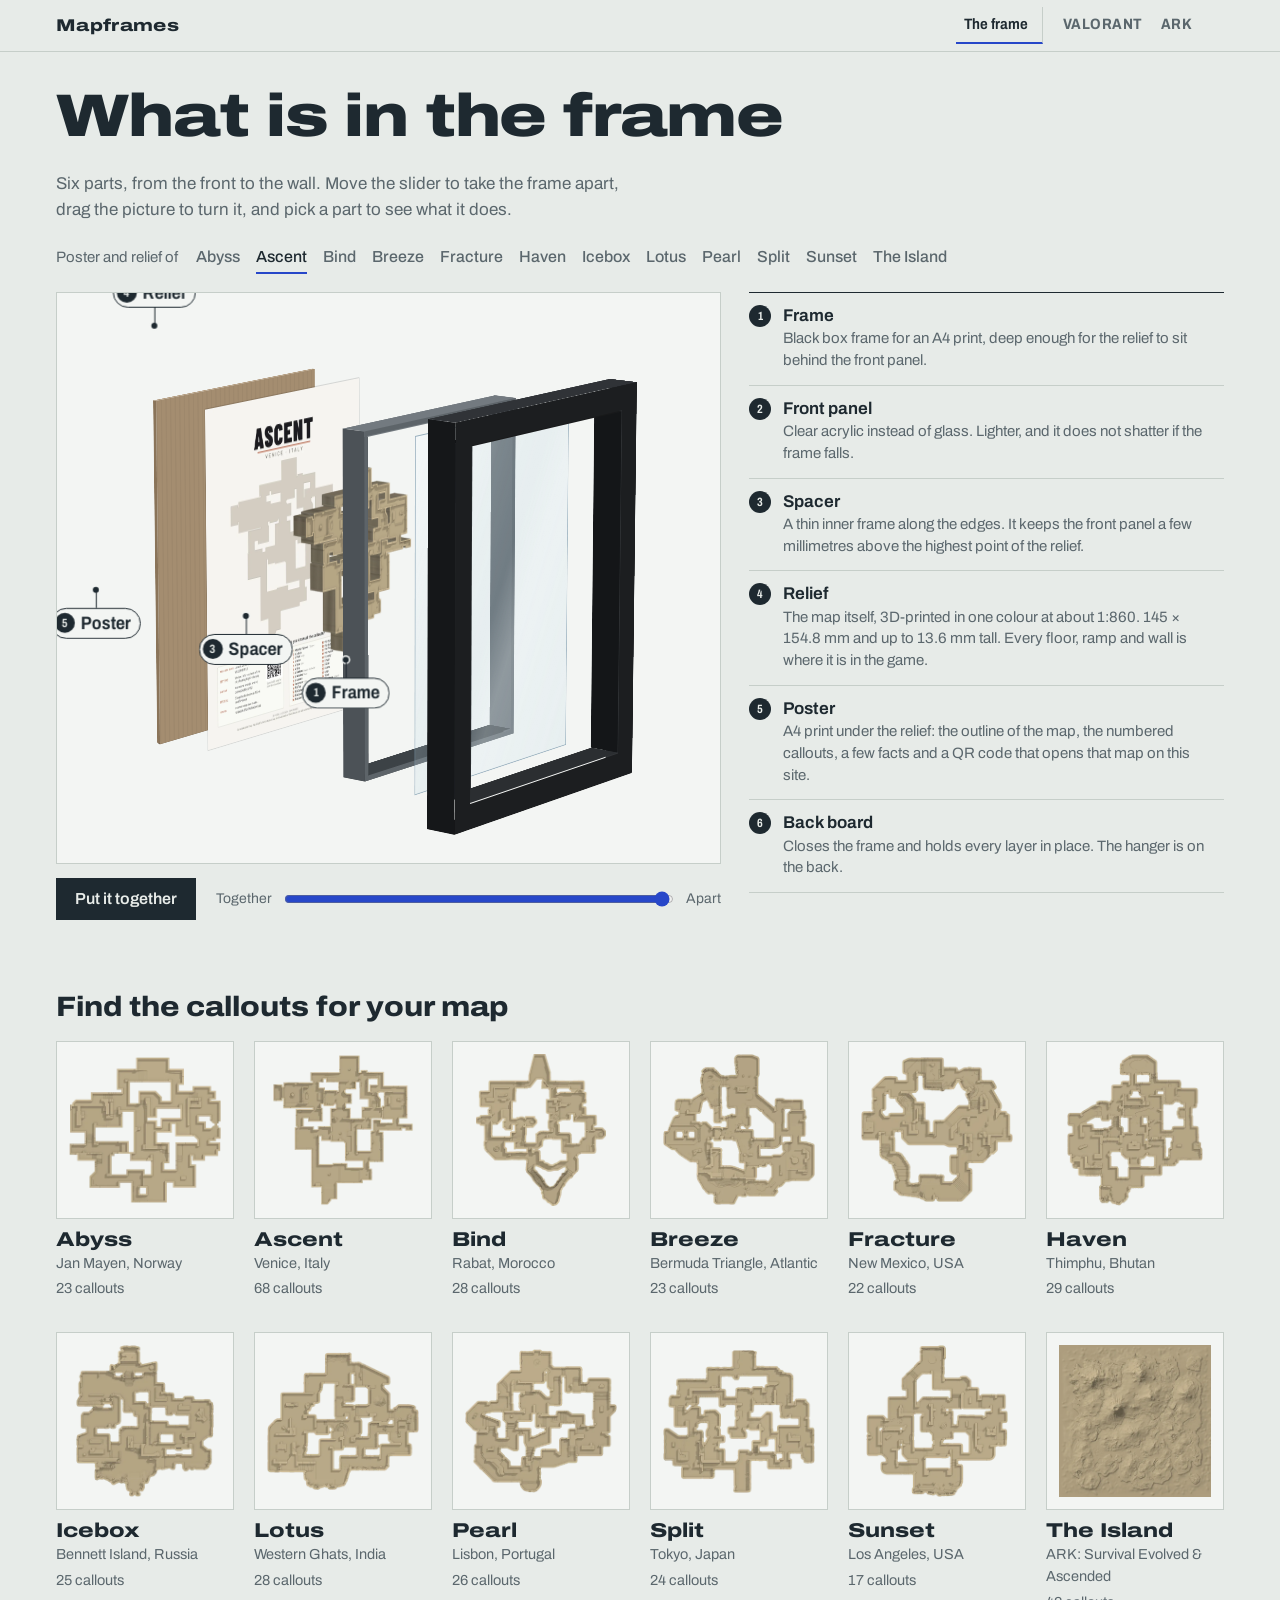
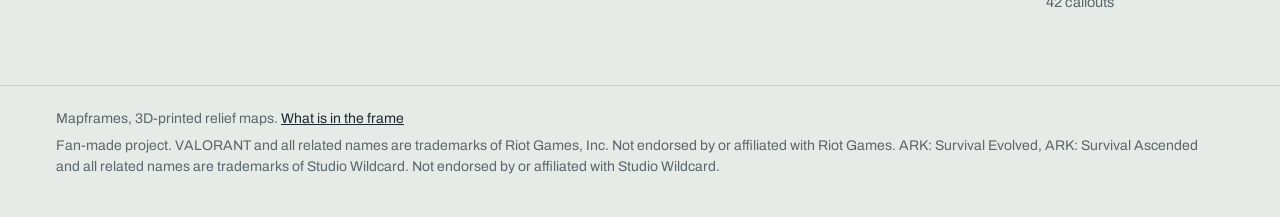
<file: frame/index.html>
<!doctype html>
<html lang="en">
<head>
<meta charset="utf-8">
<meta name="viewport" content="width=device-width,initial-scale=1">
<title>What is in the frame – Mapframes</title>
<meta name="description" content="The six parts of a framed Mapframes relief: frame, front panel, spacer, 3D-printed relief, poster and back board.">
<meta name="theme-color" content="#e7ebe8" media="(prefers-color-scheme: light)">
<meta name="theme-color" content="#131b20" media="(prefers-color-scheme: dark)">
<link rel="preload" href="../assets/archivo.woff2" as="font" type="font/woff2" crossorigin>
<link rel="stylesheet" href="../assets/site.css">
</head>
<body><header class="bar"><div class="wrap"><a class="brand" href="../">Mapframes</a><nav class="maplinks" aria-label="Maps"><a class="framelink" href="../frame/" aria-current="page">The frame</a><a class="gamelink" href="../#valorant">VALORANT</a><a class="gamelink" href="../#ark">ARK</a></nav></div></header>
<main class="frame-page">
<div class="intro slim">
  <h1>What is in the frame</h1>
</div>
<section class="xv wrap" id="parts" aria-label="What is in the frame">
  <p class="xv-lead">Six parts, from the front to the wall. Move the slider to take the frame apart, drag the picture to turn it, and pick a part to see what it does.</p>
  <div class="xv-pick" role="group" aria-label="Map on the poster"><span>Poster and relief of</span><button type="button" data-map="abyss" aria-pressed="false">Abyss</button><button type="button" data-map="ascent" aria-pressed="true">Ascent</button><button type="button" data-map="bind" aria-pressed="false">Bind</button><button type="button" data-map="breeze" aria-pressed="false">Breeze</button><button type="button" data-map="fracture" aria-pressed="false">Fracture</button><button type="button" data-map="haven" aria-pressed="false">Haven</button><button type="button" data-map="icebox" aria-pressed="false">Icebox</button><button type="button" data-map="lotus" aria-pressed="false">Lotus</button><button type="button" data-map="pearl" aria-pressed="false">Pearl</button><button type="button" data-map="split" aria-pressed="false">Split</button><button type="button" data-map="sunset" aria-pressed="false">Sunset</button><button type="button" data-map="the-island" aria-pressed="false">The Island</button></div>
  <div class="xv-box">
    <div class="xv-col">
      <div class="xv-view" id="xv" role="img" aria-label="Exploded view of the framed Ascent relief">
        <div class="xv-stage" id="xv-stage"><div class="xl" data-part="back" style="--z:0;--dz:0"><i class="f bk sx" style="--x:20;--y:20;--w:214;--h:3;--t:rotateX(-90deg)"></i><i class="f bk sx lo" style="--x:20;--y:321;--w:214;--h:3;--t:rotateX(-90deg)"></i><i class="f bk sy" style="--x:20;--y:20;--w:3;--h:301;--t:rotateY(90deg)"></i><i class="f bk sy lo" style="--x:234;--y:20;--w:3;--h:301;--t:rotateY(90deg)"></i><i class="f bk face" style="--x:20;--y:20;--w:214;--h:301"></i><b class="an" style="--x:127;--y:20"></b></div><div class="xl" data-part="poster" style="--z:3.2;--dz:50"><i class="f po" style="--x:22;--y:22;--w:210;--h:297"><img src="../assets/ascent-poster.webp" alt="" loading="lazy" decoding="async"></i><b class="an" style="--x:127;--y:319"></b></div><div class="xl" data-part="relief" style="--z:3.4;--dz:120"><img class="rl" src="../assets/ascent-thumb.webp" alt="" style="--x:53.00;--y:79.00;--w:148;--h:158;--zz:0.00" loading="lazy" decoding="async"><img class="rl" src="../assets/ascent-thumb.webp" alt="" style="--x:53.00;--y:79.00;--w:148;--h:158;--zz:1.24" loading="lazy" decoding="async"><img class="rl" src="../assets/ascent-thumb.webp" alt="" style="--x:53.00;--y:79.00;--w:148;--h:158;--zz:2.47" loading="lazy" decoding="async"><img class="rl" src="../assets/ascent-thumb.webp" alt="" style="--x:53.00;--y:79.00;--w:148;--h:158;--zz:3.71" loading="lazy" decoding="async"><img class="rl" src="../assets/ascent-thumb.webp" alt="" style="--x:53.00;--y:79.00;--w:148;--h:158;--zz:4.95" loading="lazy" decoding="async"><img class="rl" src="../assets/ascent-thumb.webp" alt="" style="--x:53.00;--y:79.00;--w:148;--h:158;--zz:6.18" loading="lazy" decoding="async"><img class="rl" src="../assets/ascent-thumb.webp" alt="" style="--x:53.00;--y:79.00;--w:148;--h:158;--zz:7.42" loading="lazy" decoding="async"><img class="rl" src="../assets/ascent-thumb.webp" alt="" style="--x:53.00;--y:79.00;--w:148;--h:158;--zz:8.65" loading="lazy" decoding="async"><img class="rl" src="../assets/ascent-thumb.webp" alt="" style="--x:53.00;--y:79.00;--w:148;--h:158;--zz:9.89" loading="lazy" decoding="async"><img class="rl" src="../assets/ascent-thumb.webp" alt="" style="--x:53.00;--y:79.00;--w:148;--h:158;--zz:11.13" loading="lazy" decoding="async"><img class="rl" src="../assets/ascent-thumb.webp" alt="" style="--x:53.00;--y:79.00;--w:148;--h:158;--zz:12.36" loading="lazy" decoding="async"><img class="rl top" src="../assets/ascent-relief.webp" alt="" style="--x:53.00;--y:79.00;--w:148;--h:158;--zz:13.60" loading="lazy" decoding="async"><b class="an" style="--x:127;--y:85.32"></b></div><div class="xl" data-part="spacer" style="--z:26.5;--dz:200"><i class="f sp ring" style="--x:22;--y:22;--w:210;--h:297;--b:5"></i><i class="f sp sx" style="--x:22;--y:22;--w:210;--h:23.1;--t:rotateX(-90deg)"></i><i class="f sp sx lo" style="--x:22;--y:319;--w:210;--h:23.1;--t:rotateX(-90deg)"></i><i class="f sp sy" style="--x:22;--y:22;--w:23.1;--h:297;--t:rotateY(90deg)"></i><i class="f sp sy lo" style="--x:232;--y:22;--w:23.1;--h:297;--t:rotateY(90deg)"></i><i class="f sp in sx" style="--x:27;--y:27;--w:200;--h:23.1;--t:rotateX(-90deg)"></i><i class="f sp in sx lo" style="--x:27;--y:314;--w:200;--h:23.1;--t:rotateX(-90deg)"></i><i class="f sp in sy" style="--x:27;--y:27;--w:23.1;--h:287;--t:rotateY(90deg)"></i><i class="f sp in sy lo" style="--x:227;--y:27;--w:23.1;--h:287;--t:rotateY(90deg)"></i><b class="an" style="--x:127;--y:316.5"></b></div><div class="xl" data-part="front" style="--z:26.6;--dz:255"><i class="f pa" style="--x:20;--y:20;--w:214;--h:301"></i><b class="an" style="--x:127;--y:20"></b></div><div class="xl" data-part="frame" style="--z:28.5;--dz:310"><i class="f fr ring" style="--x:0;--y:0;--w:254;--h:341;--b:22"></i><i class="f fr sx" style="--x:0;--y:0;--w:254;--h:28.5;--t:rotateX(-90deg)"></i><i class="f fr sx lo" style="--x:0;--y:341;--w:254;--h:28.5;--t:rotateX(-90deg)"></i><i class="f fr sy" style="--x:0;--y:0;--w:28.5;--h:341;--t:rotateY(90deg)"></i><i class="f fr sy lo" style="--x:254;--y:0;--w:28.5;--h:341;--t:rotateY(90deg)"></i><i class="f fr in sx" style="--x:22;--y:22;--w:210;--h:28.5;--t:rotateX(-90deg)"></i><i class="f fr in sx lo" style="--x:22;--y:319;--w:210;--h:28.5;--t:rotateX(-90deg)"></i><i class="f fr in sy" style="--x:22;--y:22;--w:28.5;--h:297;--t:rotateY(90deg)"></i><i class="f fr in sy lo" style="--x:232;--y:22;--w:28.5;--h:297;--t:rotateY(90deg)"></i><b class="an" style="--x:127;--y:337"></b></div></div>
        <div class="xv-tags"><button class="xt dn" data-part="frame" tabindex="-1" aria-hidden="true"><span class="xtp"><b>1</b><span class="nm">Frame</span></span></button><button class="xt" data-part="front" tabindex="-1" aria-hidden="true"><span class="xtp"><b>2</b><span class="nm">Front panel</span></span></button><button class="xt dn" data-part="spacer" tabindex="-1" aria-hidden="true"><span class="xtp"><b>3</b><span class="nm">Spacer</span></span></button><button class="xt" data-part="relief" tabindex="-1" aria-hidden="true"><span class="xtp"><b>4</b><span class="nm">Relief</span></span></button><button class="xt dn" data-part="poster" tabindex="-1" aria-hidden="true"><span class="xtp"><b>5</b><span class="nm">Poster</span></span></button><button class="xt" data-part="back" tabindex="-1" aria-hidden="true"><span class="xtp"><b>6</b><span class="nm">Back board</span></span></button></div>
      </div>
      <div class="xv-ctl">
        <button class="btn" id="xv-go" type="button">Take it apart</button>
        <label class="xv-range"><span>Together</span><input id="xv-e" type="range" min="0" max="100" value="0" aria-label="How far apart the parts are"><span>Apart</span></label>
      </div>
    </div>
    <ol class="xv-legend" id="xv-legend"><li><button data-part="frame" aria-pressed="false"><b>1</b><span><strong>Frame</strong><span>Black box frame for an A4 print, deep enough for the relief to sit behind the front panel.</span></span></button></li><li><button data-part="front" aria-pressed="false"><b>2</b><span><strong>Front panel</strong><span>Clear acrylic instead of glass. Lighter, and it does not shatter if the frame falls.</span></span></button></li><li><button data-part="spacer" aria-pressed="false"><b>3</b><span><strong>Spacer</strong><span>A thin inner frame along the edges. It keeps the front panel a few millimetres above the highest point of the relief.</span></span></button></li><li><button data-part="relief" aria-pressed="false"><b>4</b><span><strong>Relief</strong><span>The map itself, 3D-printed in one colour at about 1:860. 145 × 154.8 mm and up to 13.6 mm tall. Every floor, ramp and wall is where it is in the game.</span></span></button></li><li><button data-part="poster" aria-pressed="false"><b>5</b><span><strong>Poster</strong><span>A4 print under the relief: the outline of the map, the numbered callouts, a few facts and a QR code that opens that map on this site.</span></span></button></li><li><button data-part="back" aria-pressed="false"><b>6</b><span><strong>Back board</strong><span>Closes the frame and holds every layer in place. The hanger is on the back.</span></span></button></li></ol>
  </div>
  <script type="application/json" id="xv-data">[{"slug": "abyss", "name": "Abyss", "x": 54.95, "y": 88.2, "w": 144.1, "h": 139.6, "rz": 11.6, "txt": "The map itself, 3D-printed in one colour at about 1:860. 143.1 \u00d7 138.5 mm and up to 11.6 mm tall. Every floor, ramp and wall is where it is in the game."}, {"slug": "ascent", "name": "Ascent", "x": 53.0, "y": 79.0, "w": 148.0, "h": 158.0, "rz": 13.6, "txt": "The map itself, 3D-printed in one colour at about 1:860. 145 \u00d7 154.8 mm and up to 13.6 mm tall. Every floor, ramp and wall is where it is in the game."}, {"slug": "bind", "name": "Bind", "x": 60.6, "y": 79.95, "w": 132.8, "h": 156.1, "rz": 10.4, "txt": "The map itself, 3D-printed in one colour at about 1:1,070. 131.8 \u00d7 155 mm and up to 10.4 mm tall. Every floor, ramp and wall is where it is in the game."}, {"slug": "breeze", "name": "Breeze", "x": 48.3, "y": 80.0, "w": 157.4, "h": 156.0, "rz": 12.4, "txt": "The map itself, 3D-printed in one colour at about 1:880. 156.4 \u00d7 155 mm and up to 12.4 mm tall. Every floor, ramp and wall is where it is in the game."}, {"slug": "fracture", "name": "Fracture", "x": 57.5, "y": 91.9, "w": 139.0, "h": 132.2, "rz": 16.0, "txt": "The map itself, 3D-printed in one colour at about 1:860. 138 \u00d7 131.2 mm and up to 16 mm tall. Every floor, ramp and wall is where it is in the game."}, {"slug": "haven", "name": "Haven", "x": 60.1, "y": 83.4, "w": 133.8, "h": 149.2, "rz": 12.8, "txt": "The map itself, 3D-printed in one colour at about 1:860. 132.8 \u00d7 148.1 mm and up to 12.8 mm tall. Every floor, ramp and wall is where it is in the game."}, {"slug": "icebox", "name": "Icebox", "x": 58.1, "y": 82.45, "w": 137.8, "h": 151.1, "rz": 14.8, "txt": "The map itself, 3D-printed in one colour at about 1:860. 136.8 \u00d7 150.1 mm and up to 14.8 mm tall. Every floor, ramp and wall is where it is in the game."}, {"slug": "lotus", "name": "Lotus", "x": 54.45, "y": 91.9, "w": 145.1, "h": 132.2, "rz": 10.4, "txt": "The map itself, 3D-printed in one colour at about 1:860. 144.1 \u00d7 131.2 mm and up to 10.4 mm tall. Every floor, ramp and wall is where it is in the game."}, {"slug": "pearl", "name": "Pearl", "x": 50.85, "y": 85.95, "w": 152.3, "h": 144.1, "rz": 12.0, "txt": "The map itself, 3D-printed in one colour at about 1:860. 151.3 \u00d7 143.1 mm and up to 12 mm tall. Every floor, ramp and wall is where it is in the game."}, {"slug": "split", "name": "Split", "x": 56.0, "y": 91.3, "w": 142.0, "h": 133.4, "rz": 14.0, "txt": "The map itself, 3D-printed in one colour at about 1:860. 141 \u00d7 132.4 mm and up to 14 mm tall. Every floor, ramp and wall is where it is in the game."}, {"slug": "sunset", "name": "Sunset", "x": 55.75, "y": 82.2, "w": 142.5, "h": 151.6, "rz": 8.8, "txt": "The map itself, 3D-printed in one colour at about 1:860. 141.5 \u00d7 150.6 mm and up to 8.8 mm tall. Every floor, ramp and wall is where it is in the game."}, {"slug": "the-island", "name": "The Island", "x": 49.5, "y": 81.2, "w": 155.0, "h": 155.0, "rz": 15.6, "txt": "The map itself, 3D-printed in one colour at about 1:44,180. 155 \u00d7 155 mm and up to 15.6 mm tall. Every mountain, river and coastline is where it is in the game."}]</script>
</section>
<section class="wrap" aria-label="Maps"><h2 class="more-h">Find the callouts for your map</h2><div class="tiles"><a class="tile" href="../abyss/"><span class="im"><img src="../assets/abyss-thumb.webp" alt="" loading="lazy"></span><b>Abyss</b><span>Jan Mayen, Norway</span><span>23 callouts</span></a><a class="tile" href="../ascent/"><span class="im"><img src="../assets/ascent-thumb.webp" alt="" loading="lazy"></span><b>Ascent</b><span>Venice, Italy</span><span>68 callouts</span></a><a class="tile" href="../bind/"><span class="im"><img src="../assets/bind-thumb.webp" alt="" loading="lazy"></span><b>Bind</b><span>Rabat, Morocco</span><span>28 callouts</span></a><a class="tile" href="../breeze/"><span class="im"><img src="../assets/breeze-thumb.webp" alt="" loading="lazy"></span><b>Breeze</b><span>Bermuda Triangle, Atlantic</span><span>23 callouts</span></a><a class="tile" href="../fracture/"><span class="im"><img src="../assets/fracture-thumb.webp" alt="" loading="lazy"></span><b>Fracture</b><span>New Mexico, USA</span><span>22 callouts</span></a><a class="tile" href="../haven/"><span class="im"><img src="../assets/haven-thumb.webp" alt="" loading="lazy"></span><b>Haven</b><span>Thimphu, Bhutan</span><span>29 callouts</span></a><a class="tile" href="../icebox/"><span class="im"><img src="../assets/icebox-thumb.webp" alt="" loading="lazy"></span><b>Icebox</b><span>Bennett Island, Russia</span><span>25 callouts</span></a><a class="tile" href="../lotus/"><span class="im"><img src="../assets/lotus-thumb.webp" alt="" loading="lazy"></span><b>Lotus</b><span>Western Ghats, India</span><span>28 callouts</span></a><a class="tile" href="../pearl/"><span class="im"><img src="../assets/pearl-thumb.webp" alt="" loading="lazy"></span><b>Pearl</b><span>Lisbon, Portugal</span><span>26 callouts</span></a><a class="tile" href="../split/"><span class="im"><img src="../assets/split-thumb.webp" alt="" loading="lazy"></span><b>Split</b><span>Tokyo, Japan</span><span>24 callouts</span></a><a class="tile" href="../sunset/"><span class="im"><img src="../assets/sunset-thumb.webp" alt="" loading="lazy"></span><b>Sunset</b><span>Los Angeles, USA</span><span>17 callouts</span></a><a class="tile" href="../the-island/"><span class="im"><img src="../assets/the-island-thumb.webp" alt="" loading="lazy"></span><b>The Island</b><span>ARK: Survival Evolved &amp; Ascended</span><span>42 callouts</span></a></div></section>
</main>
<footer><div class="wrap"><span>Mapframes, 3D-printed relief maps. <a href="../frame/">What is in the frame</a></span><span>Fan-made project. VALORANT and all related names are trademarks of Riot Games, Inc. Not endorsed by or affiliated with Riot Games. ARK: Survival Evolved, ARK: Survival Ascended and all related names are trademarks of Studio Wildcard. Not endorsed by or affiliated with Studio Wildcard.</span></div></footer>
<script src="../assets/xv.js"></script>
</body>
</html>
</file>
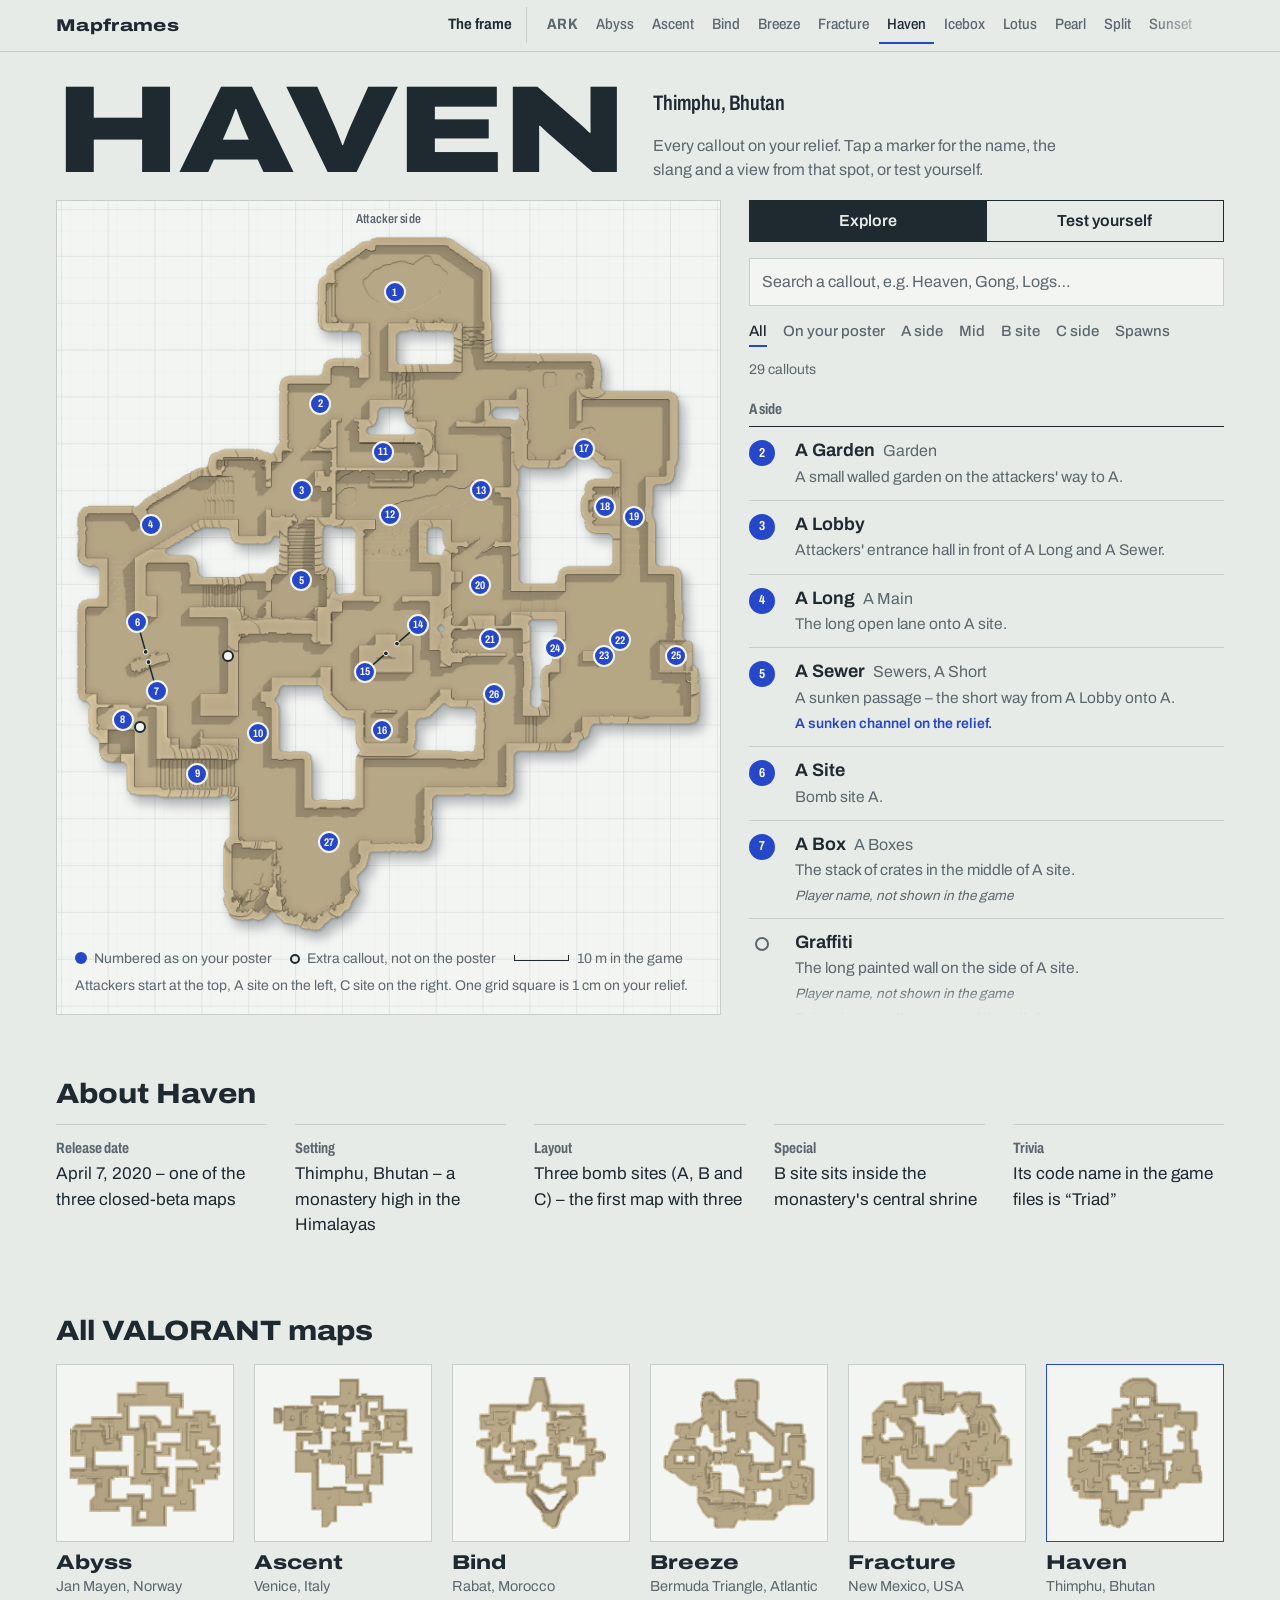
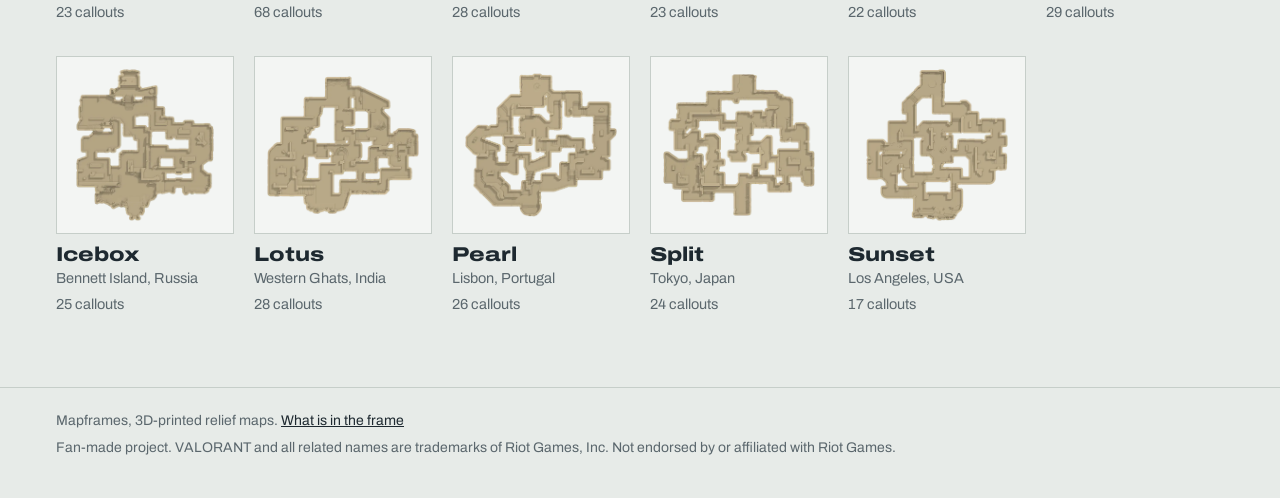
<file: haven/index.html>
<!doctype html>
<html lang="en">
<head>
<meta charset="utf-8">
<meta name="viewport" content="width=device-width,initial-scale=1">
<title>Haven callouts – Mapframes</title>
<meta name="description" content="Every Haven callout on your relief map: official names, player slang, where each spot is, and a quiz to test yourself.">
<meta name="theme-color" content="#e7ebe8" media="(prefers-color-scheme: light)">
<meta name="theme-color" content="#131b20" media="(prefers-color-scheme: dark)">
<link rel="preload" href="../assets/archivo.woff2" as="font" type="font/woff2" crossorigin>
<link rel="stylesheet" href="../assets/site.css">
</head>
<body><header class="bar"><div class="wrap"><a class="brand" href="../">Mapframes</a><nav class="maplinks" aria-label="Maps"><a class="framelink" href="../frame/">The frame</a><a class="gamelink" href="../#ark">ARK</a><a href="../abyss/">Abyss</a><a href="../ascent/">Ascent</a><a href="../bind/">Bind</a><a href="../breeze/">Breeze</a><a href="../fracture/">Fracture</a><a href="../haven/" aria-current="page">Haven</a><a href="../icebox/">Icebox</a><a href="../lotus/">Lotus</a><a href="../pearl/">Pearl</a><a href="../split/">Split</a><a href="../sunset/">Sunset</a></nav></div></header>
<main>
<div class="head wrap">
  <h1 class="name" style="--k:1.000">HAVEN</h1>
  <p class="place">Thimphu, Bhutan</p>
  <p class="lead">Every callout on your relief. Tap a marker for the name, the slang and a view from that spot, or test yourself.</p>
</div>
<section class="board wrap" id="board" aria-label="Callouts">
  <figure class="sheet">
    <div class="map" id="map" style="--ar:1338/1492;--r:0.8968"><svg class="grid" aria-hidden="true" viewBox="-120.0 -120.0 373.8 389.2" preserveAspectRatio="none" style="left:-89.686%;top:-80.429%;width:279.372%;height:260.858%"><defs><pattern id="g5" width="5" height="5" patternUnits="userSpaceOnUse" x="6.90" y="4.60"><path d="M5 0H0V5" class="g-minor"/></pattern><pattern id="g10" width="10" height="10" patternUnits="userSpaceOnUse" x="6.90" y="4.60"><rect width="10" height="10" fill="url(#g5)"/><path d="M10 0H0V10" class="g-major"/></pattern></defs><rect x="-120.0" y="-120.0" width="373.8" height="389.2" fill="url(#g10)"/></svg><img src="../assets/haven-relief.webp" width="1338" height="1492" alt="Top view of the Haven relief"><div class="tip" id="tip" aria-hidden="true"></div></div>
    <span class="side top" aria-hidden="true">Attacker side</span><span class="side bot" aria-hidden="true">Defender side</span><figcaption class="key"><span><i></i>Numbered as on your poster</span><span><i class="x"></i>Extra callout, not on the poster</span><span class="scale"><b id="bar" data-mm="11.64" data-wmm="133.8"></b>10 m in the game</span><span class="orient">Attackers start at the top, A site on the left, C site on the right. One grid square is 1 cm on your relief.</span></figcaption>
  </figure>
  <div class="panel">
    <div class="modes" role="tablist" aria-label="Mode"><button role="tab" data-mode="explore" aria-selected="true">Explore</button><button role="tab" data-mode="quiz" aria-selected="false">Test yourself</button></div>
    <div id="explore">
      <label class="sr" for="q">Search callouts</label>
      <input class="search" id="q" type="search" placeholder="Search a callout, e.g. Heaven, Gong, Logs…" autocomplete="off">
      <div class="filters" id="filters" aria-label="Show"><button data-f="all" aria-pressed="true">All</button><button data-f="poster" aria-pressed="false">On your poster</button><button data-f="A" aria-pressed="false">A side</button><button data-f="Mid" aria-pressed="false">Mid</button><button data-f="B" aria-pressed="false">B site</button><button data-f="C" aria-pressed="false">C side</button><button data-f="Spawns" aria-pressed="false">Spawns</button></div>
      <p class="count" id="count" aria-live="polite"></p>
      <div class="list" id="list"></div>
    </div>
    <div id="quiz" hidden>
      <div class="q-pool" role="radiogroup" aria-label="Which callouts"><label><input type="radio" name="pool" value="poster" checked> The 27 on your poster</label><label><input type="radio" name="pool" value="all"> All 29</label></div>
      <div class="quiz-card" aria-live="polite">
        <p class="q-progress" id="q-progress"></p>
        <p class="q-ask" id="q-ask">Where is</p>
        <p class="q-name" id="q-name"></p>
        <p class="q-hint" id="q-hint"></p>
        <p class="q-feedback" id="q-feedback"></p>
        <div class="q-actions"><button class="btn" id="q-next" hidden>Next callout</button><button class="btn" id="q-again" hidden>Play again</button><button class="btn ghost" id="q-explore">Back to the map</button></div>
      </div>
    </div>
  </div>
</section>
<section class="about wrap"><h2>About Haven</h2><dl class="facts" style="--n:5"><div><dt>Release date</dt><dd>April 7, 2020 – one of the three closed-beta maps</dd></div><div><dt>Setting</dt><dd>Thimphu, Bhutan – a monastery high in the Himalayas</dd></div><div><dt>Layout</dt><dd>Three bomb sites (A, B and C) – the first map with three</dd></div><div><dt>Special</dt><dd>B site sits inside the monastery&#x27;s central shrine</dd></div><div><dt>Trivia</dt><dd>Its code name in the game files is “Triad”</dd></div></dl></section>
<section class="more wrap"><h2>All VALORANT maps</h2><div class="tiles"><a class="tile" href="../abyss/"><span class="im"><img src="../assets/abyss-thumb.webp" alt="" loading="lazy"></span><b>Abyss</b><span>Jan Mayen, Norway</span><span>23 callouts</span></a><a class="tile" href="../ascent/"><span class="im"><img src="../assets/ascent-thumb.webp" alt="" loading="lazy"></span><b>Ascent</b><span>Venice, Italy</span><span>68 callouts</span></a><a class="tile" href="../bind/"><span class="im"><img src="../assets/bind-thumb.webp" alt="" loading="lazy"></span><b>Bind</b><span>Rabat, Morocco</span><span>28 callouts</span></a><a class="tile" href="../breeze/"><span class="im"><img src="../assets/breeze-thumb.webp" alt="" loading="lazy"></span><b>Breeze</b><span>Bermuda Triangle, Atlantic</span><span>23 callouts</span></a><a class="tile" href="../fracture/"><span class="im"><img src="../assets/fracture-thumb.webp" alt="" loading="lazy"></span><b>Fracture</b><span>New Mexico, USA</span><span>22 callouts</span></a><a class="tile" href="./" aria-current="page"><span class="im"><img src="../assets/haven-thumb.webp" alt="" loading="lazy"></span><b>Haven</b><span>Thimphu, Bhutan</span><span>29 callouts</span></a><a class="tile" href="../icebox/"><span class="im"><img src="../assets/icebox-thumb.webp" alt="" loading="lazy"></span><b>Icebox</b><span>Bennett Island, Russia</span><span>25 callouts</span></a><a class="tile" href="../lotus/"><span class="im"><img src="../assets/lotus-thumb.webp" alt="" loading="lazy"></span><b>Lotus</b><span>Western Ghats, India</span><span>28 callouts</span></a><a class="tile" href="../pearl/"><span class="im"><img src="../assets/pearl-thumb.webp" alt="" loading="lazy"></span><b>Pearl</b><span>Lisbon, Portugal</span><span>26 callouts</span></a><a class="tile" href="../split/"><span class="im"><img src="../assets/split-thumb.webp" alt="" loading="lazy"></span><b>Split</b><span>Tokyo, Japan</span><span>24 callouts</span></a><a class="tile" href="../sunset/"><span class="im"><img src="../assets/sunset-thumb.webp" alt="" loading="lazy"></span><b>Sunset</b><span>Los Angeles, USA</span><span>17 callouts</span></a></div></section>
</main>
<footer><div class="wrap"><span>Mapframes, 3D-printed relief maps. <a href="../frame/">What is in the frame</a></span><span>Fan-made project. VALORANT and all related names are trademarks of Riot Games, Inc. Not endorsed by or affiliated with Riot Games.</span></div></footer>
<script type="application/json" id="data">{"slug": "haven", "name": "Haven", "groups": {"A": "A side", "Mid": "Mid", "B": "B site", "C": "C side", "Spawns": "Spawns"}, "callouts": [{"n": "Attacker Spawn", "a": "T Spawn", "d": "Where attackers start. \"T\" stands for Terrorists in CS.", "note": "", "g": "Spawns", "p": 1, "x": 50.96, "y": 8.23, "o": 1, "img": "attacker-spawn", "px": [0.5, 0.5657]}, {"n": "A Garden", "a": "Garden", "d": "A small walled garden on the attackers' way to A.", "note": "", "g": "A", "p": 2, "x": 39.08, "y": 24.16, "o": 1, "img": "a-garden", "px": [0.5, 0.5822]}, {"n": "A Lobby", "a": "", "d": "Attackers' entrance hall in front of A Long and A Sewer.", "note": "", "g": "A", "p": 3, "x": 36.2, "y": 36.56, "o": 1, "img": "a-lobby", "px": [0.5, 0.5822]}, {"n": "A Long", "a": "A Main", "d": "The long open lane onto A site.", "note": "", "g": "A", "p": 4, "x": 12.06, "y": 41.48, "o": 1, "img": "a-long", "px": [0.5, 0.5658]}, {"n": "A Sewer", "a": "Sewers, A Short", "d": "A sunken passage – the short way from A Lobby onto A.", "note": "A sunken channel on the relief.", "g": "A", "p": 5, "x": 36.08, "y": 49.44, "o": 1, "img": "a-sewer", "px": [0.5, 0.5822]}, {"n": "A Site", "a": "", "d": "Bomb site A.", "note": "", "g": "A", "p": 6, "x": 11.27, "y": 59.63, "o": 1, "img": "a-site", "px": [0.5, 0.5658]}, {"n": "A Box", "a": "A Boxes", "d": "The stack of crates in the middle of A site.", "note": "", "g": "A", "p": 7, "x": 11.73, "y": 61.09, "o": 0, "img": "a-box", "px": [0.5, 0.5659]}, {"n": "Graffiti", "a": "", "d": "The long painted wall on the side of A site.", "note": "Painted on a wall – not part of the relief.", "g": "A", "p": 0, "x": 24.33, "y": 60.21, "o": 0, "img": "graffiti", "px": [0.5, 0.5656]}, {"n": "A Tower", "a": "Heaven", "d": "The raised tower above A site – \"Heaven\", a name borrowed from CS.", "note": "", "g": "A", "p": 8, "x": 7.62, "y": 69.35, "o": 1, "img": "a-tower", "px": [0.5, 0.6096]}, {"n": "Heaven Stairs", "a": "Tower Stairs", "d": "The stairs from A Link up into the tower.", "note": "", "g": "A", "p": 9, "x": 19.5, "y": 77.07, "o": 0, "img": "heaven-stairs", "px": [0.5, 0.5592]}, {"n": "Hell", "a": "Under Tower", "d": "The space right under the tower – \"Hell\" below \"Heaven\", also from CS.", "note": "Hidden under the tower on the relief – look below the upper floor.", "g": "A", "p": 0, "x": 10.36, "y": 70.4, "o": 0, "img": "hell", "px": [0.5, 0.5658]}, {"n": "A Link", "a": "", "d": "The corridor linking A site to the defenders' side.", "note": "", "g": "A", "p": 10, "x": 29.16, "y": 71.33, "o": 1, "img": "a-link", "px": [0.5, 0.5822]}, {"n": "Mid Window", "a": "Window", "d": "A window room overlooking Mid from the attackers' side.", "note": "", "g": "Mid", "p": 11, "x": 49.13, "y": 31.06, "o": 1, "img": "mid-window", "px": [0.5, 0.5822]}, {"n": "Mid Courtyard", "a": "Mid", "d": "The open courtyard in the middle of the map, leading to B.", "note": "", "g": "Mid", "p": 12, "x": 50.31, "y": 40.08, "o": 1, "img": "mid-courtyard", "px": [0.5, 0.5658]}, {"n": "Mid Doors", "a": "Doors", "d": "The doorway between Mid and C Lobby.", "note": "", "g": "Mid", "p": 13, "x": 64.79, "y": 36.56, "o": 1, "img": "mid-doors", "px": [0.5, 0.5658]}, {"n": "B Site", "a": "", "d": "Bomb site B – inside the monastery's central shrine.", "note": "", "g": "B", "p": 14, "x": 51.35, "y": 58.45, "o": 1, "img": "b-site", "px": [0.5, 0.5822]}, {"n": "B Box", "a": "", "d": "The big tech container in the middle of B site.", "note": "", "g": "B", "p": 15, "x": 49.59, "y": 59.84, "o": 0, "img": "b-box", "px": [0.5, 0.5836]}, {"n": "B Back", "a": "Gong, Back B", "d": "The back of B site – there is a big gong on the wall, hence \"Gong\".", "note": "", "g": "B", "p": 16, "x": 49.0, "y": 70.87, "o": 1, "img": "b-back", "px": [0.5, 0.5658]}, {"n": "C Lobby", "a": "", "d": "Attackers' entrance hall in front of C.", "note": "", "g": "C", "p": 17, "x": 81.11, "y": 30.59, "o": 1, "img": "c-lobby", "px": [0.5, 0.5658]}, {"n": "C Cubby", "a": "Cubby", "d": "A small nook off C Lobby.", "note": "", "g": "C", "p": 18, "x": 84.51, "y": 38.9, "o": 1, "img": "c-cubby", "px": [0.5, 0.5659]}, {"n": "C Long", "a": "C Main", "d": "The long lane from C Lobby onto C site.", "note": "", "g": "C", "p": 19, "x": 89.2, "y": 40.31, "o": 1, "img": "c-long", "px": [0.5, 0.5822]}, {"n": "C Garage", "a": "Garage", "d": "A garage room between Mid and C site.", "note": "", "g": "C", "p": 20, "x": 64.53, "y": 50.14, "o": 1, "img": "c-garage", "px": [0.5, 0.5822]}, {"n": "C Window", "a": "", "d": "A window between C site and the garage area.", "note": "", "g": "C", "p": 21, "x": 66.23, "y": 57.87, "o": 1, "img": "c-window", "px": [0.5, 0.5822]}, {"n": "C Site", "a": "", "d": "Bomb site C.", "note": "", "g": "C", "p": 22, "x": 86.85, "y": 57.99, "o": 1, "img": "c-site", "px": [0.5, 0.5658]}, {"n": "C Box", "a": "", "d": "The tarp-covered crates on C site.", "note": "", "g": "C", "p": 23, "x": 84.39, "y": 60.23, "o": 0, "img": "c-box", "px": [0.5, 0.5659]}, {"n": "Logs", "a": "", "d": "A pile of logs on the edge of C site.", "note": "", "g": "C", "p": 24, "x": 76.56, "y": 59.14, "o": 0, "img": "logs", "px": [0.5, 0.5659]}, {"n": "Plat", "a": "Platform", "d": "The metal platform at the back of C site.", "note": "", "g": "C", "p": 25, "x": 95.88, "y": 60.23, "o": 0, "img": "plat", "px": [0.5, 0.5688]}, {"n": "C Link", "a": "", "d": "The corridor linking C site to the defenders' side.", "note": "", "g": "C", "p": 26, "x": 66.88, "y": 65.71, "o": 1, "img": "c-link", "px": [0.5, 0.5822]}, {"n": "Defender Spawn", "a": "CT Spawn, CT", "d": "Where defenders start. \"CT\" stands for Counter-Terrorists in CS.", "note": "", "g": "Spawns", "p": 27, "x": 40.52, "y": 86.9, "o": 1, "img": "defender-spawn", "px": [0.5, 0.5822]}]}</script>
<script src="../assets/map.js"></script>
</body>
</html>
</file>
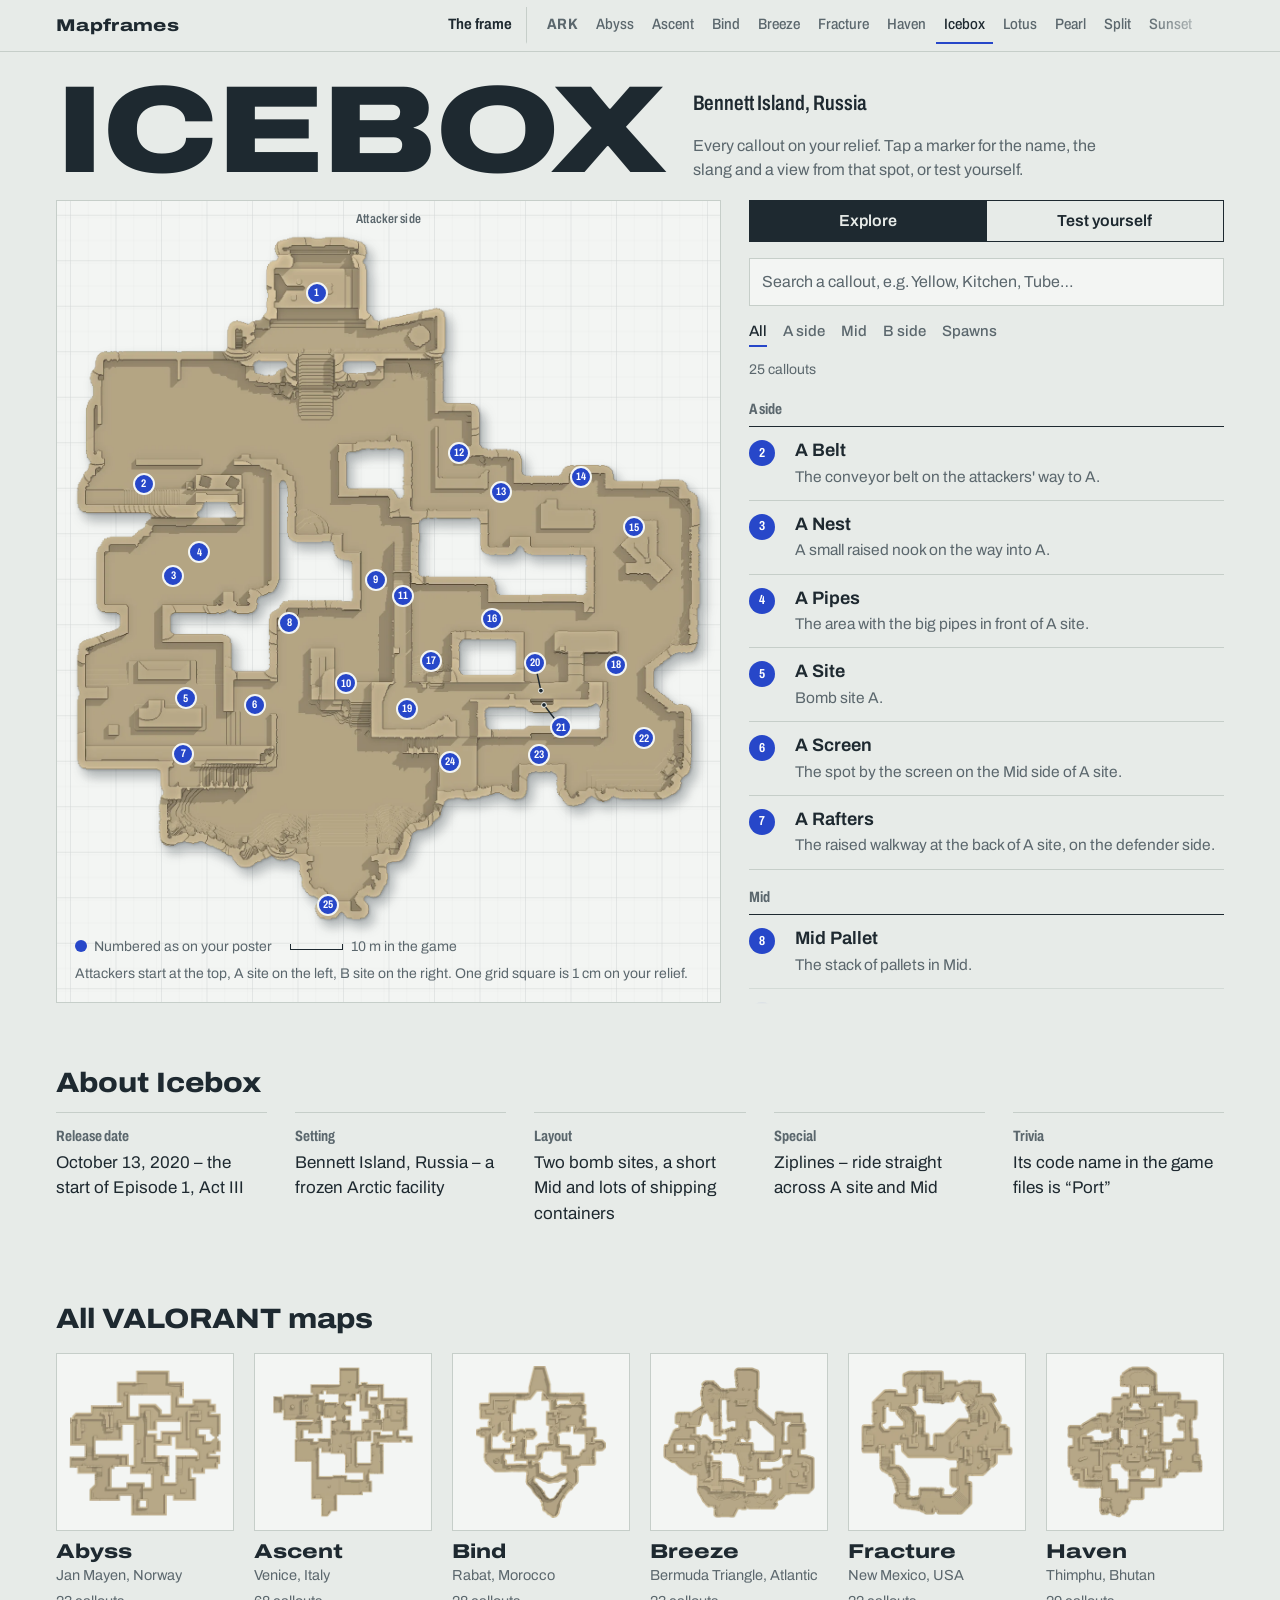
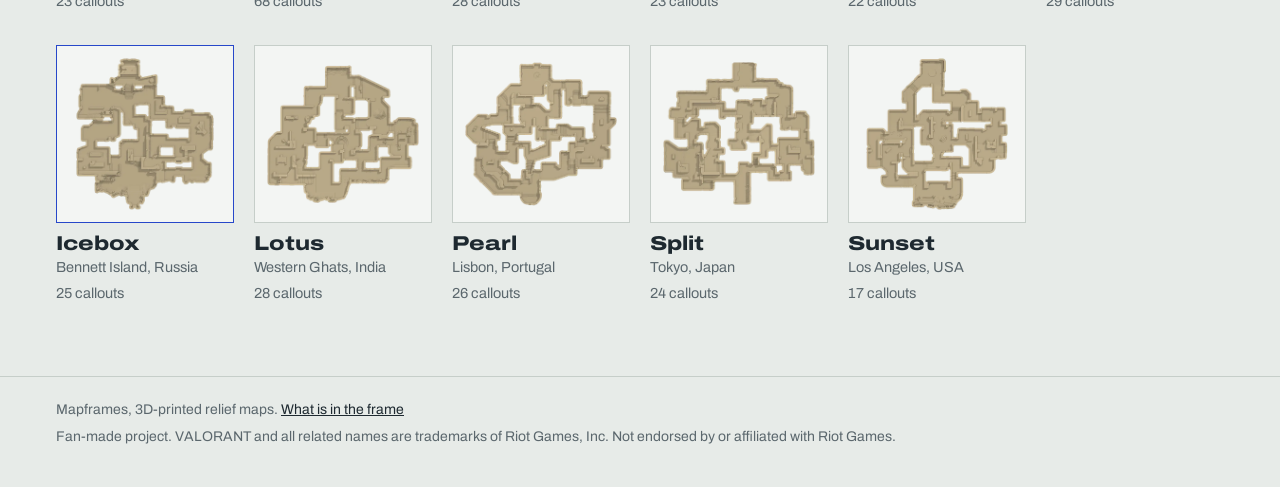
<file: icebox/index.html>
<!doctype html>
<html lang="en">
<head>
<meta charset="utf-8">
<meta name="viewport" content="width=device-width,initial-scale=1">
<title>Icebox callouts – Mapframes</title>
<meta name="description" content="Every Icebox callout on your relief map: official names, player slang, where each spot is, and a quiz to test yourself.">
<meta name="theme-color" content="#e7ebe8" media="(prefers-color-scheme: light)">
<meta name="theme-color" content="#131b20" media="(prefers-color-scheme: dark)">
<link rel="preload" href="../assets/archivo.woff2" as="font" type="font/woff2" crossorigin>
<link rel="stylesheet" href="../assets/site.css">
</head>
<body><header class="bar"><div class="wrap"><a class="brand" href="../">Mapframes</a><nav class="maplinks" aria-label="Maps"><a class="framelink" href="../frame/">The frame</a><a class="gamelink" href="../#ark">ARK</a><a href="../abyss/">Abyss</a><a href="../ascent/">Ascent</a><a href="../bind/">Bind</a><a href="../breeze/">Breeze</a><a href="../fracture/">Fracture</a><a href="../haven/">Haven</a><a href="../icebox/" aria-current="page">Icebox</a><a href="../lotus/">Lotus</a><a href="../pearl/">Pearl</a><a href="../split/">Split</a><a href="../sunset/">Sunset</a></nav></div></header>
<main>
<div class="head wrap">
  <h1 class="name" style="--k:1.000">ICEBOX</h1>
  <p class="place">Bennett Island, Russia</p>
  <p class="lead">Every callout on your relief. Tap a marker for the name, the slang and a view from that spot, or test yourself.</p>
</div>
<section class="board wrap" id="board" aria-label="Callouts">
  <figure class="sheet">
    <div class="map" id="map" style="--ar:1378/1511;--r:0.9120"><svg class="grid" aria-hidden="true" viewBox="-120.0 -120.0 377.8 391.1" preserveAspectRatio="none" style="left:-87.083%;top:-79.418%;width:274.165%;height:258.835%"><defs><pattern id="g5" width="5" height="5" patternUnits="userSpaceOnUse" x="8.90" y="5.55"><path d="M5 0H0V5" class="g-minor"/></pattern><pattern id="g10" width="10" height="10" patternUnits="userSpaceOnUse" x="8.90" y="5.55"><rect width="10" height="10" fill="url(#g5)"/><path d="M10 0H0V10" class="g-major"/></pattern></defs><rect x="-120.0" y="-120.0" width="377.8" height="391.1" fill="url(#g10)"/></svg><img src="../assets/icebox-relief.webp" width="1378" height="1511" alt="Top view of the Icebox relief"><div class="tip" id="tip" aria-hidden="true"></div></div>
    <span class="side top" aria-hidden="true">Attacker side</span><span class="side bot" aria-hidden="true">Defender side</span><figcaption class="key"><span><i></i>Numbered as on your poster</span><span class="scale"><b id="bar" data-mm="11.64" data-wmm="137.8"></b>10 m in the game</span><span class="orient">Attackers start at the top, A site on the left, B site on the right. One grid square is 1 cm on your relief.</span></figcaption>
  </figure>
  <div class="panel">
    <div class="modes" role="tablist" aria-label="Mode"><button role="tab" data-mode="explore" aria-selected="true">Explore</button><button role="tab" data-mode="quiz" aria-selected="false">Test yourself</button></div>
    <div id="explore">
      <label class="sr" for="q">Search callouts</label>
      <input class="search" id="q" type="search" placeholder="Search a callout, e.g. Yellow, Kitchen, Tube…" autocomplete="off">
      <div class="filters" id="filters" aria-label="Show"><button data-f="all" aria-pressed="true">All</button><button data-f="A" aria-pressed="false">A side</button><button data-f="Mid" aria-pressed="false">Mid</button><button data-f="B" aria-pressed="false">B side</button><button data-f="Spawns" aria-pressed="false">Spawns</button></div>
      <p class="count" id="count" aria-live="polite"></p>
      <div class="list" id="list"></div>
    </div>
    <div id="quiz" hidden>
      
      <div class="quiz-card" aria-live="polite">
        <p class="q-progress" id="q-progress"></p>
        <p class="q-ask" id="q-ask">Where is</p>
        <p class="q-name" id="q-name"></p>
        <p class="q-hint" id="q-hint"></p>
        <p class="q-feedback" id="q-feedback"></p>
        <div class="q-actions"><button class="btn" id="q-next" hidden>Next callout</button><button class="btn" id="q-again" hidden>Play again</button><button class="btn ghost" id="q-explore">Back to the map</button></div>
      </div>
    </div>
  </div>
</section>
<section class="about wrap"><h2>About Icebox</h2><dl class="facts" style="--n:5"><div><dt>Release date</dt><dd>October 13, 2020 – the start of Episode 1, Act III</dd></div><div><dt>Setting</dt><dd>Bennett Island, Russia – a frozen Arctic facility</dd></div><div><dt>Layout</dt><dd>Two bomb sites, a short Mid and lots of shipping containers</dd></div><div><dt>Special</dt><dd>Ziplines – ride straight across A site and Mid</dd></div><div><dt>Trivia</dt><dd>Its code name in the game files is “Port”</dd></div></dl></section>
<section class="more wrap"><h2>All VALORANT maps</h2><div class="tiles"><a class="tile" href="../abyss/"><span class="im"><img src="../assets/abyss-thumb.webp" alt="" loading="lazy"></span><b>Abyss</b><span>Jan Mayen, Norway</span><span>23 callouts</span></a><a class="tile" href="../ascent/"><span class="im"><img src="../assets/ascent-thumb.webp" alt="" loading="lazy"></span><b>Ascent</b><span>Venice, Italy</span><span>68 callouts</span></a><a class="tile" href="../bind/"><span class="im"><img src="../assets/bind-thumb.webp" alt="" loading="lazy"></span><b>Bind</b><span>Rabat, Morocco</span><span>28 callouts</span></a><a class="tile" href="../breeze/"><span class="im"><img src="../assets/breeze-thumb.webp" alt="" loading="lazy"></span><b>Breeze</b><span>Bermuda Triangle, Atlantic</span><span>23 callouts</span></a><a class="tile" href="../fracture/"><span class="im"><img src="../assets/fracture-thumb.webp" alt="" loading="lazy"></span><b>Fracture</b><span>New Mexico, USA</span><span>22 callouts</span></a><a class="tile" href="../haven/"><span class="im"><img src="../assets/haven-thumb.webp" alt="" loading="lazy"></span><b>Haven</b><span>Thimphu, Bhutan</span><span>29 callouts</span></a><a class="tile" href="./" aria-current="page"><span class="im"><img src="../assets/icebox-thumb.webp" alt="" loading="lazy"></span><b>Icebox</b><span>Bennett Island, Russia</span><span>25 callouts</span></a><a class="tile" href="../lotus/"><span class="im"><img src="../assets/lotus-thumb.webp" alt="" loading="lazy"></span><b>Lotus</b><span>Western Ghats, India</span><span>28 callouts</span></a><a class="tile" href="../pearl/"><span class="im"><img src="../assets/pearl-thumb.webp" alt="" loading="lazy"></span><b>Pearl</b><span>Lisbon, Portugal</span><span>26 callouts</span></a><a class="tile" href="../split/"><span class="im"><img src="../assets/split-thumb.webp" alt="" loading="lazy"></span><b>Split</b><span>Tokyo, Japan</span><span>24 callouts</span></a><a class="tile" href="../sunset/"><span class="im"><img src="../assets/sunset-thumb.webp" alt="" loading="lazy"></span><b>Sunset</b><span>Los Angeles, USA</span><span>17 callouts</span></a></div></section>
</main>
<footer><div class="wrap"><span>Mapframes, 3D-printed relief maps. <a href="../frame/">What is in the frame</a></span><span>Fan-made project. VALORANT and all related names are trademarks of Riot Games, Inc. Not endorsed by or affiliated with Riot Games.</span></div></footer>
<script type="application/json" id="data">{"slug": "icebox", "name": "Icebox", "groups": {"A": "A side", "Mid": "Mid", "B": "B side", "Spawns": "Spawns"}, "callouts": [{"n": "Attacker Spawn", "a": "T Spawn", "d": "Where attackers start. \"T\" stands for Terrorists in CS.", "note": "", "g": "Spawns", "p": 1, "x": 38.58, "y": 8.48, "o": 1, "img": "attacker-spawn", "px": [0.5, 0.6096]}, {"n": "A Belt", "a": "", "d": "The conveyor belt on the attackers' way to A.", "note": "", "g": "A", "p": 2, "x": 10.95, "y": 36.22, "o": 1, "img": "a-belt", "px": [0.5, 0.5659]}, {"n": "A Nest", "a": "", "d": "A small raised nook on the way into A.", "note": "", "g": "A", "p": 3, "x": 15.64, "y": 49.63, "o": 1, "img": "a-nest", "px": [0.5, 0.6096]}, {"n": "A Pipes", "a": "", "d": "The area with the big pipes in front of A site.", "note": "", "g": "A", "p": 4, "x": 19.82, "y": 46.16, "o": 1, "img": "a-pipes", "px": [0.5, 0.5822]}, {"n": "A Site", "a": "", "d": "Bomb site A.", "note": "", "g": "A", "p": 5, "x": 17.66, "y": 67.43, "o": 1, "img": "a-site", "px": [0.5, 0.5824]}, {"n": "A Screen", "a": "", "d": "The spot by the screen on the Mid side of A site.", "note": "", "g": "A", "p": 6, "x": 28.69, "y": 68.36, "o": 1, "img": "a-screen", "px": [0.5, 0.6096]}, {"n": "A Rafters", "a": "", "d": "The raised walkway at the back of A site, on the defender side.", "note": "", "g": "A", "p": 7, "x": 17.28, "y": 75.52, "o": 1, "img": "a-rafters", "px": [0.5, 0.5822]}, {"n": "Mid Pallet", "a": "", "d": "The stack of pallets in Mid.", "note": "", "g": "Mid", "p": 8, "x": 34.14, "y": 56.45, "o": 1, "img": "mid-pallet", "px": [0.5, 0.5659]}, {"n": "Mid Blue", "a": "", "d": "The blue container in Mid.", "note": "", "g": "Mid", "p": 9, "x": 47.96, "y": 50.21, "o": 1, "img": "mid-blue", "px": [0.5, 0.5822]}, {"n": "Mid Boiler", "a": "", "d": "The boiler room between Mid and B.", "note": "", "g": "Mid", "p": 10, "x": 43.26, "y": 65.23, "o": 1, "img": "mid-boiler", "px": [0.5, 0.6099]}, {"n": "B Tube", "a": "", "d": "The tube-shaped tunnel from Mid into B.", "note": "", "g": "B", "p": 11, "x": 52.39, "y": 52.52, "o": 1, "img": "b-tube", "px": [0.5, 0.5657]}, {"n": "B Garage", "a": "", "d": "The garage on the attackers' way to B.", "note": "", "g": "B", "p": 12, "x": 61.26, "y": 31.71, "o": 1, "img": "b-garage", "px": [0.5, 0.5822]}, {"n": "B Green", "a": "", "d": "The green container at the start of B Main.", "note": "", "g": "B", "p": 13, "x": 67.98, "y": 37.38, "o": 1, "img": "b-green", "px": [0.5, 0.5822]}, {"n": "B Cubby", "a": "", "d": "A small nook on the way to B.", "note": "", "g": "B", "p": 14, "x": 80.66, "y": 35.18, "o": 1, "img": "b-cubby", "px": [0.5, 0.5658]}, {"n": "B Yellow", "a": "", "d": "The tall yellow containers in front of B site.", "note": "", "g": "B", "p": 15, "x": 89.15, "y": 42.58, "o": 1, "img": "b-yellow", "px": [0.5, 0.5658]}, {"n": "B Orange", "a": "", "d": "The orange container between Mid and B site.", "note": "", "g": "B", "p": 16, "x": 66.46, "y": 55.87, "o": 1, "img": "b-orange", "px": [0.5, 0.5658]}, {"n": "B Snow Pile", "a": "", "d": "The pile of snow on the Mid side of B.", "note": "", "g": "B", "p": 17, "x": 56.83, "y": 62.0, "o": 1, "img": "b-snow-pile", "px": [0.5, 0.5659]}, {"n": "B Site", "a": "", "d": "Bomb site B.", "note": "", "g": "B", "p": 18, "x": 86.36, "y": 62.58, "o": 1, "img": "b-site", "px": [0.5, 0.5658]}, {"n": "B Kitchen", "a": "", "d": "The kitchen building next to B, toward the defenders.", "note": "", "g": "B", "p": 19, "x": 53.02, "y": 68.93, "o": 1, "img": "b-kitchen", "px": [0.5, 0.5822]}, {"n": "B Hall", "a": "", "d": "The hallway behind B site, toward the defenders.", "note": "", "g": "B", "p": 20, "x": 74.32, "y": 66.28, "o": 1, "img": "b-hall", "px": [0.5, 0.5822]}, {"n": "B Fence", "a": "", "d": "The fence at the back of B site.", "note": "", "g": "B", "p": 21, "x": 74.82, "y": 68.36, "o": 1, "img": "b-fence", "px": [0.5, 0.6459]}, {"n": "B Snowman", "a": "", "d": "The corner with the snowman at the back of B.", "note": "", "g": "B", "p": 22, "x": 90.8, "y": 73.21, "o": 1, "img": "b-snowman", "px": [0.5, 0.5813]}, {"n": "B Back", "a": "", "d": "The far back of B, near defender spawn.", "note": "", "g": "B", "p": 23, "x": 73.94, "y": 75.64, "o": 1, "img": "b-back", "px": [0.5, 0.5822]}, {"n": "B Hut", "a": "", "d": "The small hut between B and defender spawn.", "note": "", "g": "B", "p": 24, "x": 59.74, "y": 76.68, "o": 1, "img": "b-hut", "px": [0.5, 0.6095]}, {"n": "Defender Spawn", "a": "CT Spawn, CT", "d": "Where defenders start. \"CT\" stands for Counter-Terrorists in CS.", "note": "", "g": "Spawns", "p": 25, "x": 40.35, "y": 97.48, "o": 1, "img": "defender-spawn", "px": [0.5, 0.5658]}]}</script>
<script src="../assets/map.js"></script>
</body>
</html>
</file>
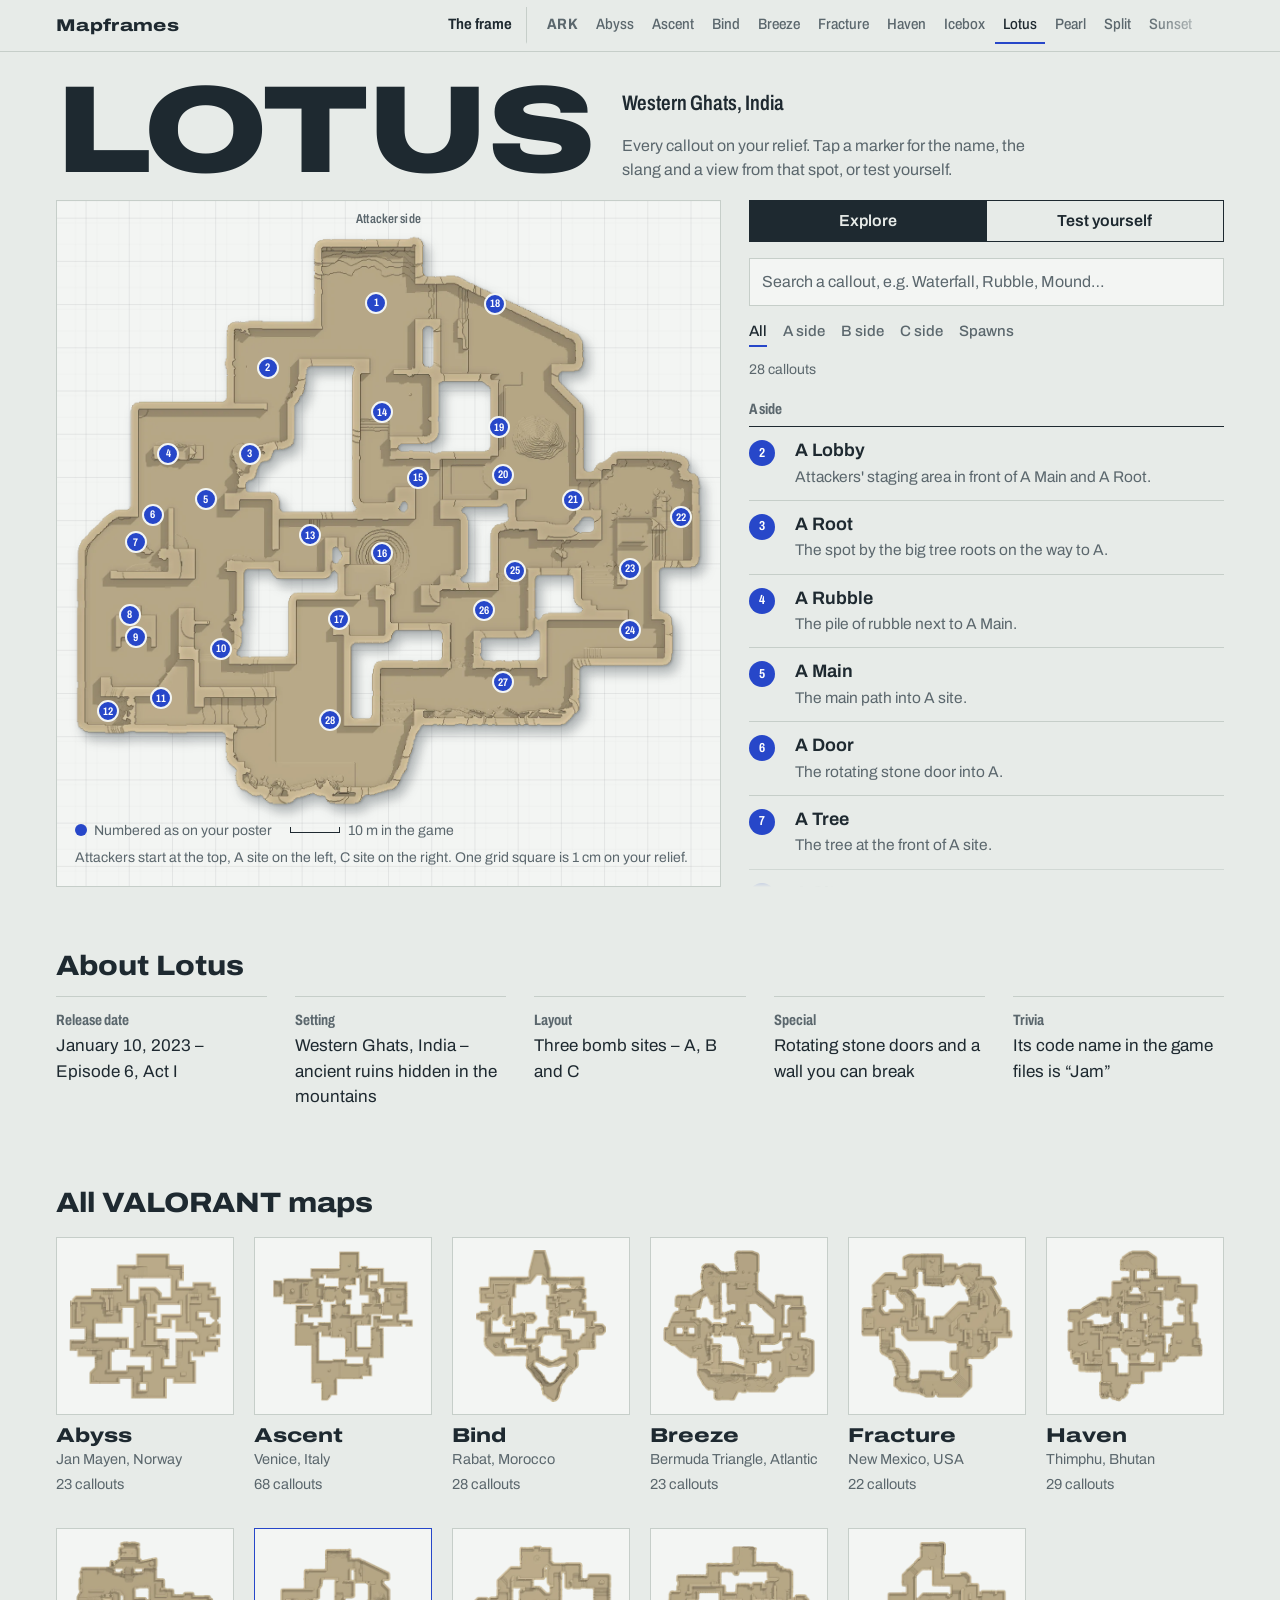
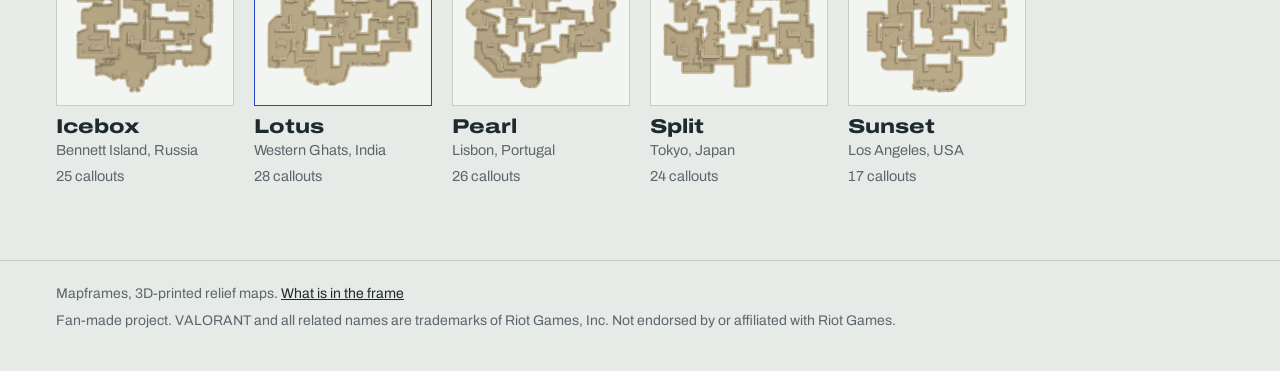
<file: lotus/index.html>
<!doctype html>
<html lang="en">
<head>
<meta charset="utf-8">
<meta name="viewport" content="width=device-width,initial-scale=1">
<title>Lotus callouts – Mapframes</title>
<meta name="description" content="Every Lotus callout on your relief map: official names, player slang, where each spot is, and a quiz to test yourself.">
<meta name="theme-color" content="#e7ebe8" media="(prefers-color-scheme: light)">
<meta name="theme-color" content="#131b20" media="(prefers-color-scheme: dark)">
<link rel="preload" href="../assets/archivo.woff2" as="font" type="font/woff2" crossorigin>
<link rel="stylesheet" href="../assets/site.css">
</head>
<body><header class="bar"><div class="wrap"><a class="brand" href="../">Mapframes</a><nav class="maplinks" aria-label="Maps"><a class="framelink" href="../frame/">The frame</a><a class="gamelink" href="../#ark">ARK</a><a href="../abyss/">Abyss</a><a href="../ascent/">Ascent</a><a href="../bind/">Bind</a><a href="../breeze/">Breeze</a><a href="../fracture/">Fracture</a><a href="../haven/">Haven</a><a href="../icebox/">Icebox</a><a href="../lotus/" aria-current="page">Lotus</a><a href="../pearl/">Pearl</a><a href="../split/">Split</a><a href="../sunset/">Sunset</a></nav></div></header>
<main>
<div class="head wrap">
  <h1 class="name" style="--k:1.000">LOTUS</h1>
  <p class="place">Western Ghats, India</p>
  <p class="lead">Every callout on your relief. Tap a marker for the name, the slang and a view from that spot, or test yourself.</p>
</div>
<section class="board wrap" id="board" aria-label="Callouts">
  <figure class="sheet">
    <div class="map" id="map" style="--ar:1451/1322;--r:1.0976"><svg class="grid" aria-hidden="true" viewBox="-120.0 -120.0 385.1 372.2" preserveAspectRatio="none" style="left:-82.702%;top:-90.772%;width:265.403%;height:281.543%"><defs><pattern id="g5" width="5" height="5" patternUnits="userSpaceOnUse" x="2.55" y="6.10"><path d="M5 0H0V5" class="g-minor"/></pattern><pattern id="g10" width="10" height="10" patternUnits="userSpaceOnUse" x="2.55" y="6.10"><rect width="10" height="10" fill="url(#g5)"/><path d="M10 0H0V10" class="g-major"/></pattern></defs><rect x="-120.0" y="-120.0" width="385.1" height="372.2" fill="url(#g10)"/></svg><img src="../assets/lotus-relief.webp" width="1451" height="1322" alt="Top view of the Lotus relief"><div class="tip" id="tip" aria-hidden="true"></div></div>
    <span class="side top" aria-hidden="true">Attacker side</span><span class="side bot" aria-hidden="true">Defender side</span><figcaption class="key"><span><i></i>Numbered as on your poster</span><span class="scale"><b id="bar" data-mm="11.64" data-wmm="145.1"></b>10 m in the game</span><span class="orient">Attackers start at the top, A site on the left, C site on the right. One grid square is 1 cm on your relief.</span></figcaption>
  </figure>
  <div class="panel">
    <div class="modes" role="tablist" aria-label="Mode"><button role="tab" data-mode="explore" aria-selected="true">Explore</button><button role="tab" data-mode="quiz" aria-selected="false">Test yourself</button></div>
    <div id="explore">
      <label class="sr" for="q">Search callouts</label>
      <input class="search" id="q" type="search" placeholder="Search a callout, e.g. Waterfall, Rubble, Mound…" autocomplete="off">
      <div class="filters" id="filters" aria-label="Show"><button data-f="all" aria-pressed="true">All</button><button data-f="A" aria-pressed="false">A side</button><button data-f="B" aria-pressed="false">B side</button><button data-f="C" aria-pressed="false">C side</button><button data-f="Spawns" aria-pressed="false">Spawns</button></div>
      <p class="count" id="count" aria-live="polite"></p>
      <div class="list" id="list"></div>
    </div>
    <div id="quiz" hidden>
      
      <div class="quiz-card" aria-live="polite">
        <p class="q-progress" id="q-progress"></p>
        <p class="q-ask" id="q-ask">Where is</p>
        <p class="q-name" id="q-name"></p>
        <p class="q-hint" id="q-hint"></p>
        <p class="q-feedback" id="q-feedback"></p>
        <div class="q-actions"><button class="btn" id="q-next" hidden>Next callout</button><button class="btn" id="q-again" hidden>Play again</button><button class="btn ghost" id="q-explore">Back to the map</button></div>
      </div>
    </div>
  </div>
</section>
<section class="about wrap"><h2>About Lotus</h2><dl class="facts" style="--n:5"><div><dt>Release date</dt><dd>January 10, 2023 – Episode 6, Act I</dd></div><div><dt>Setting</dt><dd>Western Ghats, India – ancient ruins hidden in the mountains</dd></div><div><dt>Layout</dt><dd>Three bomb sites – A, B and C</dd></div><div><dt>Special</dt><dd>Rotating stone doors and a wall you can break</dd></div><div><dt>Trivia</dt><dd>Its code name in the game files is “Jam”</dd></div></dl></section>
<section class="more wrap"><h2>All VALORANT maps</h2><div class="tiles"><a class="tile" href="../abyss/"><span class="im"><img src="../assets/abyss-thumb.webp" alt="" loading="lazy"></span><b>Abyss</b><span>Jan Mayen, Norway</span><span>23 callouts</span></a><a class="tile" href="../ascent/"><span class="im"><img src="../assets/ascent-thumb.webp" alt="" loading="lazy"></span><b>Ascent</b><span>Venice, Italy</span><span>68 callouts</span></a><a class="tile" href="../bind/"><span class="im"><img src="../assets/bind-thumb.webp" alt="" loading="lazy"></span><b>Bind</b><span>Rabat, Morocco</span><span>28 callouts</span></a><a class="tile" href="../breeze/"><span class="im"><img src="../assets/breeze-thumb.webp" alt="" loading="lazy"></span><b>Breeze</b><span>Bermuda Triangle, Atlantic</span><span>23 callouts</span></a><a class="tile" href="../fracture/"><span class="im"><img src="../assets/fracture-thumb.webp" alt="" loading="lazy"></span><b>Fracture</b><span>New Mexico, USA</span><span>22 callouts</span></a><a class="tile" href="../haven/"><span class="im"><img src="../assets/haven-thumb.webp" alt="" loading="lazy"></span><b>Haven</b><span>Thimphu, Bhutan</span><span>29 callouts</span></a><a class="tile" href="../icebox/"><span class="im"><img src="../assets/icebox-thumb.webp" alt="" loading="lazy"></span><b>Icebox</b><span>Bennett Island, Russia</span><span>25 callouts</span></a><a class="tile" href="./" aria-current="page"><span class="im"><img src="../assets/lotus-thumb.webp" alt="" loading="lazy"></span><b>Lotus</b><span>Western Ghats, India</span><span>28 callouts</span></a><a class="tile" href="../pearl/"><span class="im"><img src="../assets/pearl-thumb.webp" alt="" loading="lazy"></span><b>Pearl</b><span>Lisbon, Portugal</span><span>26 callouts</span></a><a class="tile" href="../split/"><span class="im"><img src="../assets/split-thumb.webp" alt="" loading="lazy"></span><b>Split</b><span>Tokyo, Japan</span><span>24 callouts</span></a><a class="tile" href="../sunset/"><span class="im"><img src="../assets/sunset-thumb.webp" alt="" loading="lazy"></span><b>Sunset</b><span>Los Angeles, USA</span><span>17 callouts</span></a></div></section>
</main>
<footer><div class="wrap"><span>Mapframes, 3D-printed relief maps. <a href="../frame/">What is in the frame</a></span><span>Fan-made project. VALORANT and all related names are trademarks of Riot Games, Inc. Not endorsed by or affiliated with Riot Games.</span></div></footer>
<script type="application/json" id="data">{"slug": "lotus", "name": "Lotus", "groups": {"A": "A side", "B": "B side", "C": "C side", "Spawns": "Spawns"}, "callouts": [{"n": "Attacker Spawn", "a": "T Spawn", "d": "Where attackers start. \"T\" stands for Terrorists in CS.", "note": "", "g": "Spawns", "p": 1, "x": 48.07, "y": 11.94, "o": 1, "img": "attacker-spawn", "px": [0.5, 0.5657]}, {"n": "A Lobby", "a": "", "d": "Attackers' staging area in front of A Main and A Root.", "note": "", "g": "A", "p": 2, "x": 30.73, "y": 23.3, "o": 1, "img": "a-lobby", "px": [0.5, 0.5658]}, {"n": "A Root", "a": "", "d": "The spot by the big tree roots on the way to A.", "note": "", "g": "A", "p": 3, "x": 27.85, "y": 38.36, "o": 1, "img": "a-root", "px": [0.5, 0.6456]}, {"n": "A Rubble", "a": "", "d": "The pile of rubble next to A Main.", "note": "", "g": "A", "p": 4, "x": 14.85, "y": 38.36, "o": 1, "img": "a-rubble", "px": [0.5, 0.6872]}, {"n": "A Main", "a": "", "d": "The main path into A site.", "note": "", "g": "A", "p": 5, "x": 20.87, "y": 46.29, "o": 1, "img": "a-main", "px": [0.5, 0.5658]}, {"n": "A Door", "a": "", "d": "The rotating stone door into A.", "note": "", "g": "A", "p": 6, "x": 12.44, "y": 49.06, "o": 1, "img": "a-door", "px": [0.5, 0.5658]}, {"n": "A Tree", "a": "", "d": "The tree at the front of A site.", "note": "", "g": "A", "p": 7, "x": 9.67, "y": 53.82, "o": 1, "img": "a-tree", "px": [0.5, 0.5658]}, {"n": "A Site", "a": "", "d": "Bomb site A.", "note": "", "g": "A", "p": 8, "x": 8.71, "y": 66.5, "o": 1, "img": "a-site", "px": [0.5, 0.5658]}, {"n": "A Hut", "a": "", "d": "The small hut on A site.", "note": "", "g": "A", "p": 9, "x": 9.67, "y": 70.46, "o": 1, "img": "a-hut", "px": [0.5, 0.5658]}, {"n": "A Stairs", "a": "", "d": "The stairs from A site up toward the defenders.", "note": "", "g": "A", "p": 10, "x": 23.28, "y": 72.45, "o": 1, "img": "a-stairs", "px": [0.5, 0.58]}, {"n": "A Top", "a": "", "d": "The raised area at the top of the stairs, toward defender spawn.", "note": "", "g": "A", "p": 11, "x": 13.77, "y": 81.17, "o": 1, "img": "a-top", "px": [0.5, 0.5823]}, {"n": "A Drop", "a": "", "d": "The drop from A Top down onto A site.", "note": "", "g": "A", "p": 12, "x": 5.34, "y": 83.41, "o": 1}, {"n": "A Link", "a": "", "d": "The passage linking A and B.", "note": "", "g": "A", "p": 13, "x": 37.48, "y": 52.63, "o": 1}, {"n": "B Pillars", "a": "", "d": "The pillars on the attackers' way to B.", "note": "", "g": "B", "p": 14, "x": 48.92, "y": 31.09, "o": 1, "img": "b-pillars", "px": [0.5, 0.5822]}, {"n": "B Main", "a": "", "d": "The main path into B site.", "note": "", "g": "B", "p": 15, "x": 54.69, "y": 42.59, "o": 1, "img": "b-main", "px": [0.5, 0.5822]}, {"n": "B Site", "a": "", "d": "Bomb site B.", "note": "", "g": "B", "p": 16, "x": 48.92, "y": 55.8, "o": 1, "img": "b-site", "px": [0.5, 0.5624]}, {"n": "B Upper", "a": "", "d": "The raised area behind B site, toward the defenders.", "note": "", "g": "B", "p": 17, "x": 42.05, "y": 67.29, "o": 1, "img": "b-upper", "px": [0.5, 0.5822]}, {"n": "C Lobby", "a": "", "d": "Attackers' staging area in front of C Mound and C Main.", "note": "", "g": "C", "p": 18, "x": 66.97, "y": 12.07, "o": 1}, {"n": "C Mound", "a": "", "d": "The mound on the attackers' way to C.", "note": "", "g": "C", "p": 19, "x": 67.57, "y": 33.74, "o": 1, "img": "c-mound", "px": [0.5, 0.5658]}, {"n": "C Door", "a": "", "d": "The rotating stone door on the C side.", "note": "", "g": "C", "p": 20, "x": 68.29, "y": 42.06, "o": 1, "img": "c-door", "px": [0.5, 0.5657]}, {"n": "C Main", "a": "", "d": "The main path into C site.", "note": "", "g": "C", "p": 21, "x": 79.49, "y": 46.42, "o": 1, "img": "c-main", "px": [0.5, 0.5823]}, {"n": "C Bend", "a": "", "d": "The bend at the end of C Main, just before the site.", "note": "", "g": "C", "p": 22, "x": 96.58, "y": 49.46, "o": 1, "img": "c-bend", "px": [0.5, 0.5658]}, {"n": "C Site", "a": "", "d": "Bomb site C.", "note": "", "g": "C", "p": 23, "x": 88.52, "y": 58.44, "o": 1, "img": "c-site", "px": [0.5, 0.5822]}, {"n": "C Hall", "a": "", "d": "The hallway behind C site, toward the defenders.", "note": "", "g": "C", "p": 24, "x": 88.52, "y": 69.28, "o": 1, "img": "c-hall", "px": [0.5, 0.5822]}, {"n": "C Waterfall", "a": "", "d": "The waterfall between B and C.", "note": "", "g": "C", "p": 25, "x": 70.22, "y": 58.84, "o": 1, "img": "c-waterfall", "px": [0.5, 0.5821]}, {"n": "C Link", "a": "", "d": "The passage linking C and B.", "note": "", "g": "C", "p": 26, "x": 65.28, "y": 65.71, "o": 1, "img": "c-link", "px": [0.5, 0.5822]}, {"n": "C Gravel", "a": "", "d": "The gravel path from defender spawn to C.", "note": "", "g": "C", "p": 27, "x": 68.29, "y": 78.39, "o": 1, "img": "c-gravel", "px": [0.5, 0.5658]}, {"n": "Defender Spawn", "a": "CT Spawn, CT", "d": "Where defenders start. \"CT\" stands for Counter-Terrorists in CS.", "note": "", "g": "Spawns", "p": 28, "x": 40.61, "y": 85.0, "o": 1, "img": "defender-spawn", "px": [0.5, 0.5658]}]}</script>
<script src="../assets/map.js"></script>
</body>
</html>
</file>
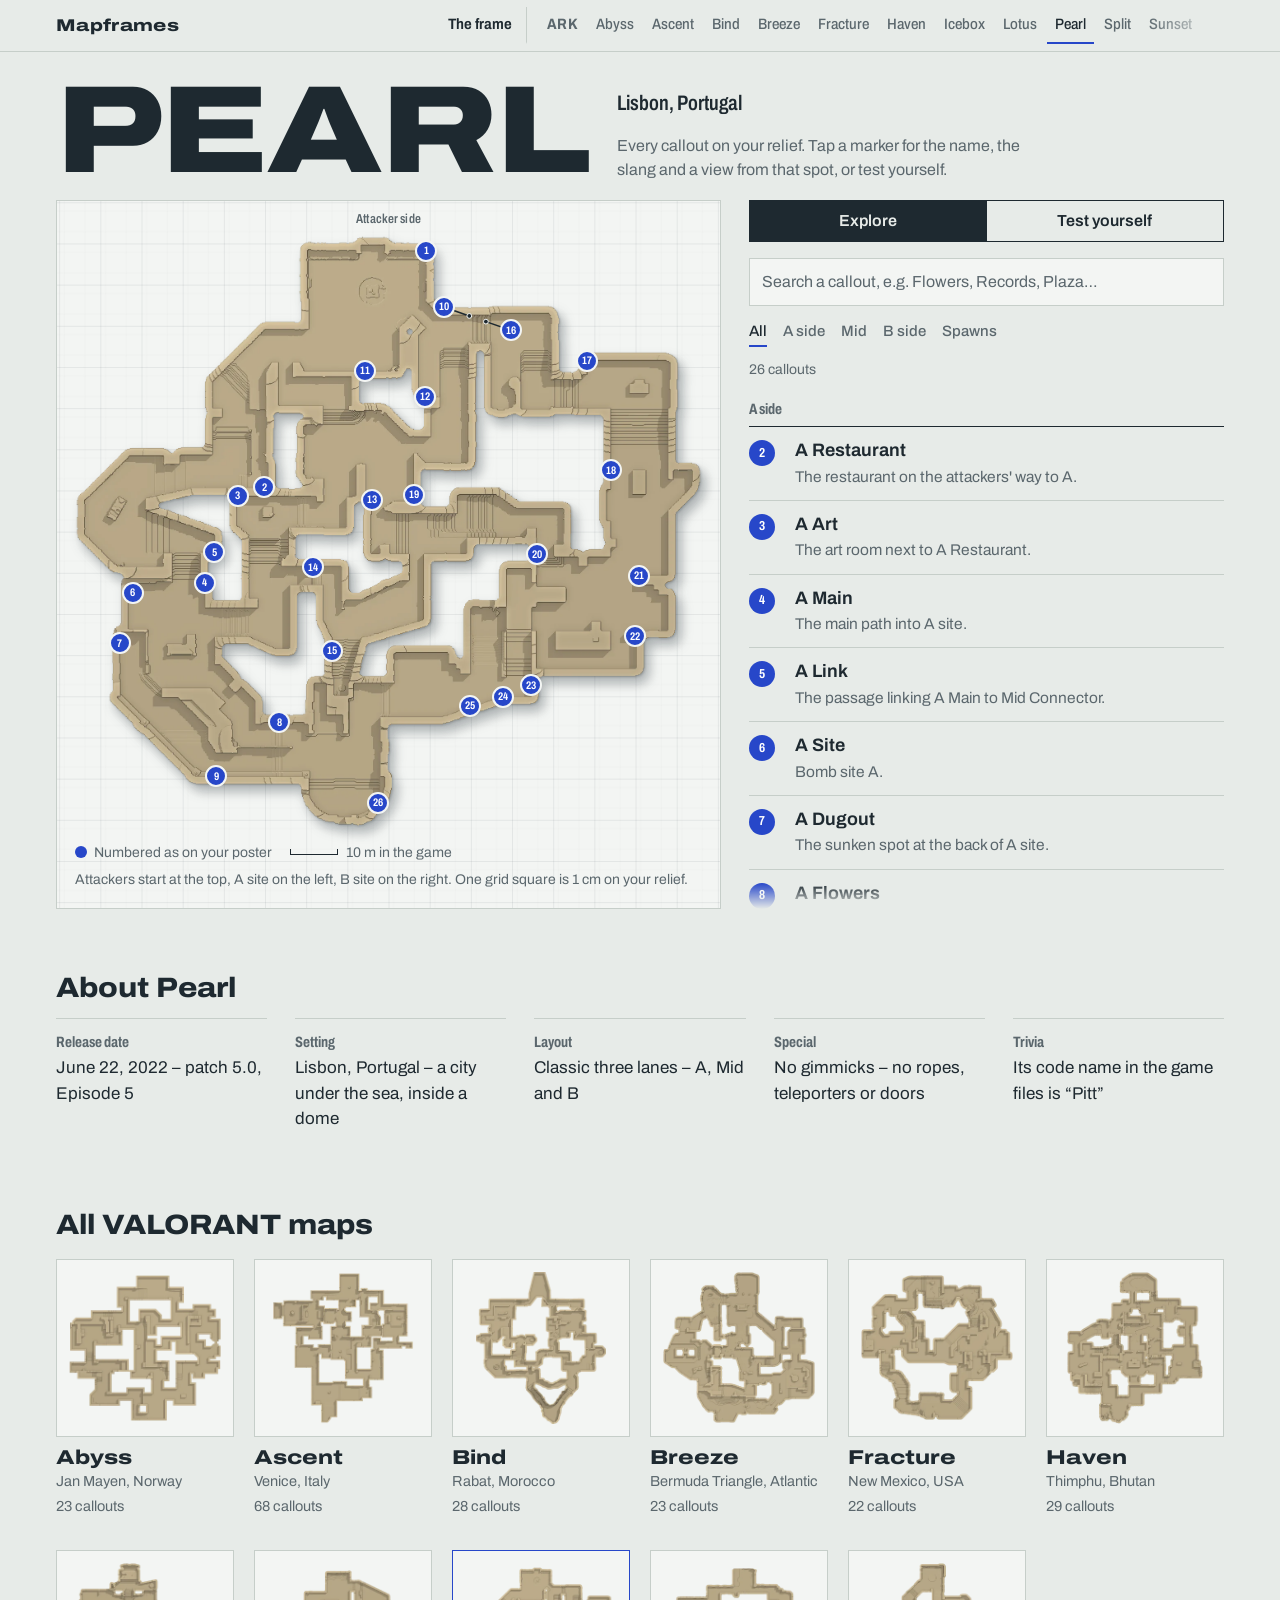
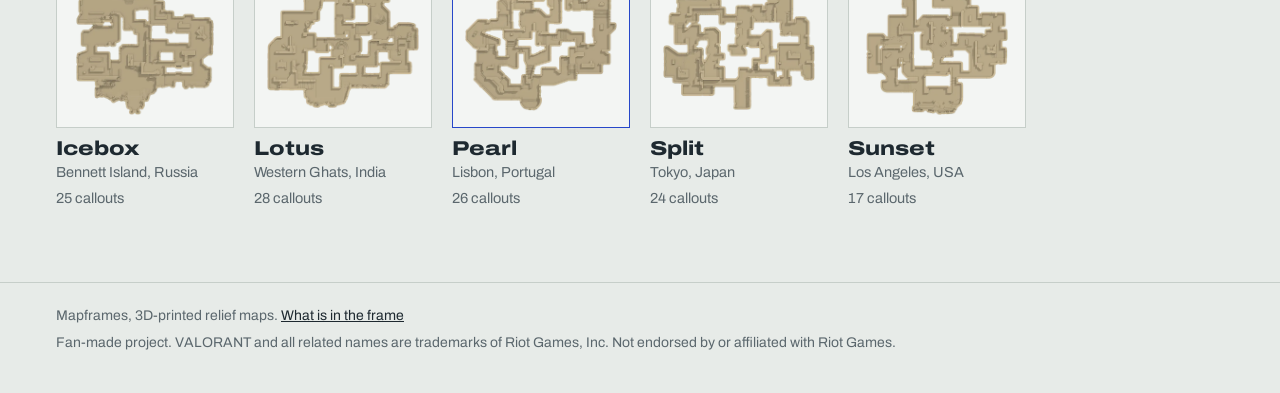
<file: pearl/index.html>
<!doctype html>
<html lang="en">
<head>
<meta charset="utf-8">
<meta name="viewport" content="width=device-width,initial-scale=1">
<title>Pearl callouts – Mapframes</title>
<meta name="description" content="Every Pearl callout on your relief map: official names, player slang, where each spot is, and a quiz to test yourself.">
<meta name="theme-color" content="#e7ebe8" media="(prefers-color-scheme: light)">
<meta name="theme-color" content="#131b20" media="(prefers-color-scheme: dark)">
<link rel="preload" href="../assets/archivo.woff2" as="font" type="font/woff2" crossorigin>
<link rel="stylesheet" href="../assets/site.css">
</head>
<body><header class="bar"><div class="wrap"><a class="brand" href="../">Mapframes</a><nav class="maplinks" aria-label="Maps"><a class="framelink" href="../frame/">The frame</a><a class="gamelink" href="../#ark">ARK</a><a href="../abyss/">Abyss</a><a href="../ascent/">Ascent</a><a href="../bind/">Bind</a><a href="../breeze/">Breeze</a><a href="../fracture/">Fracture</a><a href="../haven/">Haven</a><a href="../icebox/">Icebox</a><a href="../lotus/">Lotus</a><a href="../pearl/" aria-current="page">Pearl</a><a href="../split/">Split</a><a href="../sunset/">Sunset</a></nav></div></header>
<main>
<div class="head wrap">
  <h1 class="name" style="--k:1.000">PEARL</h1>
  <p class="place">Lisbon, Portugal</p>
  <p class="lead">Every callout on your relief. Tap a marker for the name, the slang and a view from that spot, or test yourself.</p>
</div>
<section class="board wrap" id="board" aria-label="Callouts">
  <figure class="sheet">
    <div class="map" id="map" style="--ar:1523/1441;--r:1.0569"><svg class="grid" aria-hidden="true" viewBox="-120.0 -120.0 392.3 384.1" preserveAspectRatio="none" style="left:-78.792%;top:-83.276%;width:257.584%;height:266.551%"><defs><pattern id="g5" width="5" height="5" patternUnits="userSpaceOnUse" x="6.15" y="2.05"><path d="M5 0H0V5" class="g-minor"/></pattern><pattern id="g10" width="10" height="10" patternUnits="userSpaceOnUse" x="6.15" y="2.05"><rect width="10" height="10" fill="url(#g5)"/><path d="M10 0H0V10" class="g-major"/></pattern></defs><rect x="-120.0" y="-120.0" width="392.3" height="384.1" fill="url(#g10)"/></svg><img src="../assets/pearl-relief.webp" width="1523" height="1441" alt="Top view of the Pearl relief"><div class="tip" id="tip" aria-hidden="true"></div></div>
    <span class="side top" aria-hidden="true">Attacker side</span><span class="side bot" aria-hidden="true">Defender side</span><figcaption class="key"><span><i></i>Numbered as on your poster</span><span class="scale"><b id="bar" data-mm="11.64" data-wmm="152.3"></b>10 m in the game</span><span class="orient">Attackers start at the top, A site on the left, B site on the right. One grid square is 1 cm on your relief.</span></figcaption>
  </figure>
  <div class="panel">
    <div class="modes" role="tablist" aria-label="Mode"><button role="tab" data-mode="explore" aria-selected="true">Explore</button><button role="tab" data-mode="quiz" aria-selected="false">Test yourself</button></div>
    <div id="explore">
      <label class="sr" for="q">Search callouts</label>
      <input class="search" id="q" type="search" placeholder="Search a callout, e.g. Flowers, Records, Plaza…" autocomplete="off">
      <div class="filters" id="filters" aria-label="Show"><button data-f="all" aria-pressed="true">All</button><button data-f="A" aria-pressed="false">A side</button><button data-f="Mid" aria-pressed="false">Mid</button><button data-f="B" aria-pressed="false">B side</button><button data-f="Spawns" aria-pressed="false">Spawns</button></div>
      <p class="count" id="count" aria-live="polite"></p>
      <div class="list" id="list"></div>
    </div>
    <div id="quiz" hidden>
      
      <div class="quiz-card" aria-live="polite">
        <p class="q-progress" id="q-progress"></p>
        <p class="q-ask" id="q-ask">Where is</p>
        <p class="q-name" id="q-name"></p>
        <p class="q-hint" id="q-hint"></p>
        <p class="q-feedback" id="q-feedback"></p>
        <div class="q-actions"><button class="btn" id="q-next" hidden>Next callout</button><button class="btn" id="q-again" hidden>Play again</button><button class="btn ghost" id="q-explore">Back to the map</button></div>
      </div>
    </div>
  </div>
</section>
<section class="about wrap"><h2>About Pearl</h2><dl class="facts" style="--n:5"><div><dt>Release date</dt><dd>June 22, 2022 – patch 5.0, Episode 5</dd></div><div><dt>Setting</dt><dd>Lisbon, Portugal – a city under the sea, inside a dome</dd></div><div><dt>Layout</dt><dd>Classic three lanes – A, Mid and B</dd></div><div><dt>Special</dt><dd>No gimmicks – no ropes, teleporters or doors</dd></div><div><dt>Trivia</dt><dd>Its code name in the game files is “Pitt”</dd></div></dl></section>
<section class="more wrap"><h2>All VALORANT maps</h2><div class="tiles"><a class="tile" href="../abyss/"><span class="im"><img src="../assets/abyss-thumb.webp" alt="" loading="lazy"></span><b>Abyss</b><span>Jan Mayen, Norway</span><span>23 callouts</span></a><a class="tile" href="../ascent/"><span class="im"><img src="../assets/ascent-thumb.webp" alt="" loading="lazy"></span><b>Ascent</b><span>Venice, Italy</span><span>68 callouts</span></a><a class="tile" href="../bind/"><span class="im"><img src="../assets/bind-thumb.webp" alt="" loading="lazy"></span><b>Bind</b><span>Rabat, Morocco</span><span>28 callouts</span></a><a class="tile" href="../breeze/"><span class="im"><img src="../assets/breeze-thumb.webp" alt="" loading="lazy"></span><b>Breeze</b><span>Bermuda Triangle, Atlantic</span><span>23 callouts</span></a><a class="tile" href="../fracture/"><span class="im"><img src="../assets/fracture-thumb.webp" alt="" loading="lazy"></span><b>Fracture</b><span>New Mexico, USA</span><span>22 callouts</span></a><a class="tile" href="../haven/"><span class="im"><img src="../assets/haven-thumb.webp" alt="" loading="lazy"></span><b>Haven</b><span>Thimphu, Bhutan</span><span>29 callouts</span></a><a class="tile" href="../icebox/"><span class="im"><img src="../assets/icebox-thumb.webp" alt="" loading="lazy"></span><b>Icebox</b><span>Bennett Island, Russia</span><span>25 callouts</span></a><a class="tile" href="../lotus/"><span class="im"><img src="../assets/lotus-thumb.webp" alt="" loading="lazy"></span><b>Lotus</b><span>Western Ghats, India</span><span>28 callouts</span></a><a class="tile" href="./" aria-current="page"><span class="im"><img src="../assets/pearl-thumb.webp" alt="" loading="lazy"></span><b>Pearl</b><span>Lisbon, Portugal</span><span>26 callouts</span></a><a class="tile" href="../split/"><span class="im"><img src="../assets/split-thumb.webp" alt="" loading="lazy"></span><b>Split</b><span>Tokyo, Japan</span><span>24 callouts</span></a><a class="tile" href="../sunset/"><span class="im"><img src="../assets/sunset-thumb.webp" alt="" loading="lazy"></span><b>Sunset</b><span>Los Angeles, USA</span><span>17 callouts</span></a></div></section>
</main>
<footer><div class="wrap"><span>Mapframes, 3D-printed relief maps. <a href="../frame/">What is in the frame</a></span><span>Fan-made project. VALORANT and all related names are trademarks of Riot Games, Inc. Not endorsed by or affiliated with Riot Games.</span></div></footer>
<script type="application/json" id="data">{"slug": "pearl", "name": "Pearl", "groups": {"A": "A side", "Mid": "Mid", "B": "B side", "Spawns": "Spawns"}, "callouts": [{"n": "Attacker Spawn", "a": "T Spawn", "d": "Where attackers start. \"T\" stands for Terrorists in CS.", "note": "", "g": "Spawns", "p": 1, "x": 56.01, "y": 2.71, "o": 1, "img": "attacker-spawn", "px": [0.5, 0.5659]}, {"n": "A Restaurant", "a": "", "d": "The restaurant on the attackers' way to A.", "note": "", "g": "A", "p": 2, "x": 30.2, "y": 42.59, "o": 1, "img": "a-restaurant", "px": [0.5, 0.5658]}, {"n": "A Art", "a": "", "d": "The art room next to A Restaurant.", "note": "", "g": "A", "p": 3, "x": 25.96, "y": 44.04, "o": 1}, {"n": "A Main", "a": "", "d": "The main path into A site.", "note": "", "g": "A", "p": 4, "x": 20.69, "y": 58.71, "o": 1, "img": "a-main", "px": [0.5, 0.5658]}, {"n": "A Link", "a": "", "d": "The passage linking A Main to Mid Connector.", "note": "", "g": "A", "p": 5, "x": 22.18, "y": 53.5, "o": 1, "img": "a-link", "px": [0.5, 0.5657]}, {"n": "A Site", "a": "", "d": "Bomb site A.", "note": "", "g": "A", "p": 6, "x": 9.22, "y": 60.4, "o": 1, "img": "a-site", "px": [0.5, 0.5658]}, {"n": "A Dugout", "a": "", "d": "The sunken spot at the back of A site.", "note": "", "g": "A", "p": 7, "x": 7.15, "y": 68.89, "o": 1, "img": "a-dugout", "px": [0.5, 0.5658]}, {"n": "A Flowers", "a": "", "d": "The flower beds on the defenders' side of A.", "note": "", "g": "A", "p": 8, "x": 32.61, "y": 82.22, "o": 1, "img": "a-flowers", "px": [0.5, 0.5817]}, {"n": "A Secret", "a": "", "d": "The hidden path from defender spawn to A.", "note": "", "g": "A", "p": 9, "x": 22.52, "y": 91.31, "o": 1, "img": "a-secret", "px": [0.5, 0.5822]}, {"n": "Mid Shops", "a": "", "d": "The shops at the attackers' end of Mid.", "note": "", "g": "Mid", "p": 10, "x": 62.89, "y": 13.62, "o": 1, "img": "mid-shops", "px": [0.5, 0.5658]}, {"n": "Mid Top", "a": "", "d": "The attackers' end of Mid.", "note": "", "g": "Mid", "p": 11, "x": 46.26, "y": 22.95, "o": 1, "img": "mid-top", "px": [0.5, 0.5658]}, {"n": "Mid Plaza", "a": "", "d": "The open plaza in the middle of Mid.", "note": "", "g": "Mid", "p": 12, "x": 55.89, "y": 27.32, "o": 1, "img": "mid-plaza", "px": [0.5, 0.5659]}, {"n": "Mid Doors", "a": "", "d": "The doorway in Mid toward the defenders' side.", "note": "", "g": "Mid", "p": 13, "x": 47.29, "y": 44.65, "o": 1, "img": "mid-doors", "px": [0.5, 0.5658]}, {"n": "Mid Connector", "a": "", "d": "The passage from Mid to A Link and the defenders' side.", "note": "", "g": "Mid", "p": 14, "x": 38.0, "y": 56.04, "o": 1, "img": "mid-connector", "px": [0.5, 0.5657]}, {"n": "Water", "a": "", "d": "The water between Mid and A on the defenders' side.", "note": "", "g": "Spawns", "p": 15, "x": 40.98, "y": 70.1, "o": 1, "img": "water", "px": [0.5, 0.5648]}, {"n": "B Club", "a": "", "d": "The club on the attackers' way to B, next to Mid Shops.", "note": "", "g": "B", "p": 16, "x": 65.53, "y": 14.59, "o": 1, "img": "b-club", "px": [0.5, 0.5659]}, {"n": "B Ramp", "a": "", "d": "The ramp on the attackers' way to B.", "note": "", "g": "B", "p": 17, "x": 81.69, "y": 21.26, "o": 1, "img": "b-ramp", "px": [0.5, 0.5658]}, {"n": "B Main", "a": "", "d": "The main path into B site.", "note": "", "g": "B", "p": 18, "x": 85.48, "y": 39.68, "o": 1, "img": "b-main", "px": [0.5, 0.5815]}, {"n": "B Link", "a": "", "d": "The passage linking Mid to B.", "note": "", "g": "B", "p": 19, "x": 54.06, "y": 43.8, "o": 1, "img": "b-link", "px": [0.5, 0.5658]}, {"n": "B Site", "a": "", "d": "Bomb site B.", "note": "", "g": "B", "p": 20, "x": 73.67, "y": 53.86, "o": 1, "img": "b-site", "px": [0.5, 0.5658]}, {"n": "B Screen", "a": "", "d": "The big screen at the back of B site.", "note": "", "g": "B", "p": 21, "x": 89.95, "y": 57.5, "o": 1, "img": "b-screen", "px": [0.5, 0.5658]}, {"n": "B Hall", "a": "", "d": "The hallway behind B site, toward the defenders.", "note": "", "g": "B", "p": 22, "x": 89.37, "y": 67.68, "o": 1, "img": "b-hall", "px": [0.5, 0.5822]}, {"n": "B Tower", "a": "", "d": "The raised tower on the defenders' side of B.", "note": "", "g": "B", "p": 23, "x": 72.75, "y": 75.92, "o": 1}, {"n": "B Tunnel", "a": "", "d": "The tunnel from defender spawn to B.", "note": "", "g": "B", "p": 24, "x": 68.28, "y": 77.86, "o": 1, "img": "b-tunnel", "px": [0.5, 0.5658]}, {"n": "Records", "a": "", "d": "The record shop between defender spawn and B.", "note": "", "g": "Spawns", "p": 25, "x": 63.0, "y": 79.43, "o": 1, "img": "records", "px": [0.5, 0.5658]}, {"n": "Defender Spawn", "a": "CT Spawn, CT", "d": "Where defenders start. \"CT\" stands for Counter-Terrorists in CS.", "note": "", "g": "Spawns", "p": 26, "x": 48.32, "y": 95.8, "o": 1, "img": "defender-spawn", "px": [0.5, 0.6469]}]}</script>
<script src="../assets/map.js"></script>
</body>
</html>
</file>
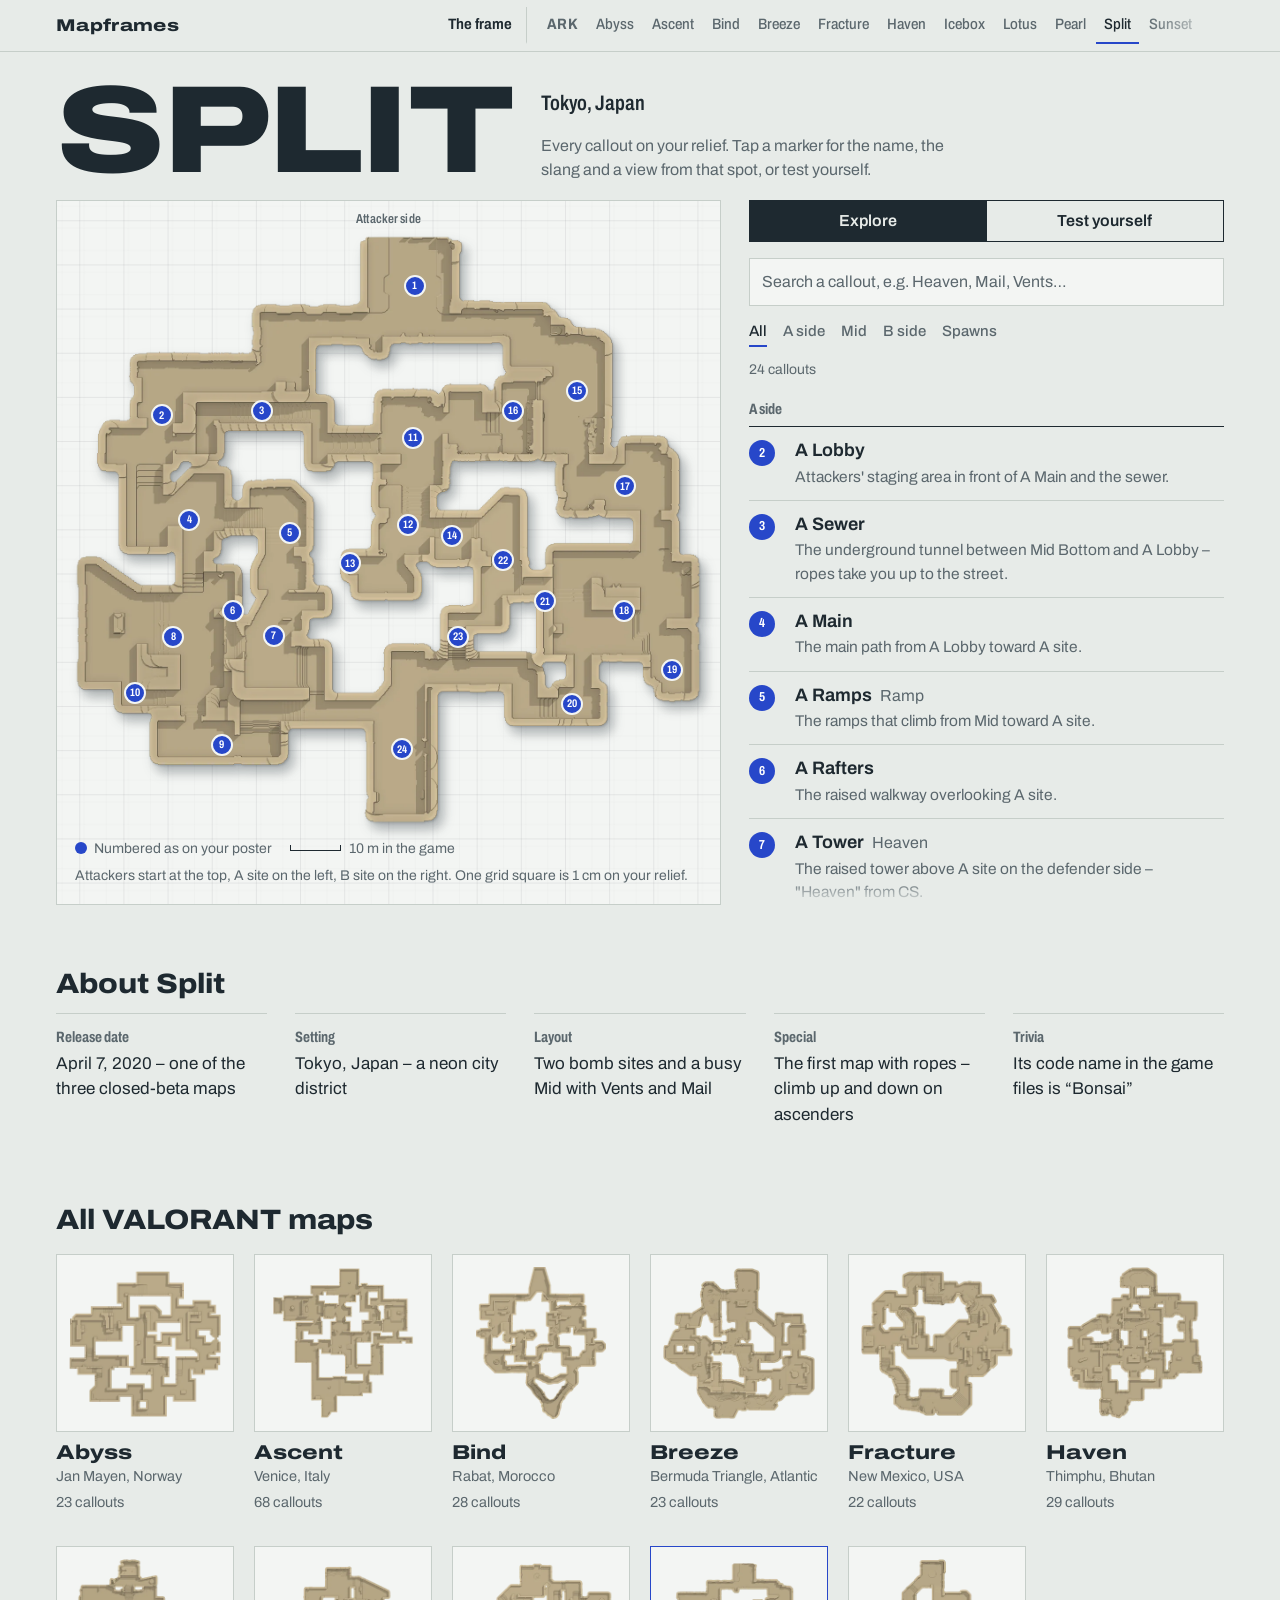
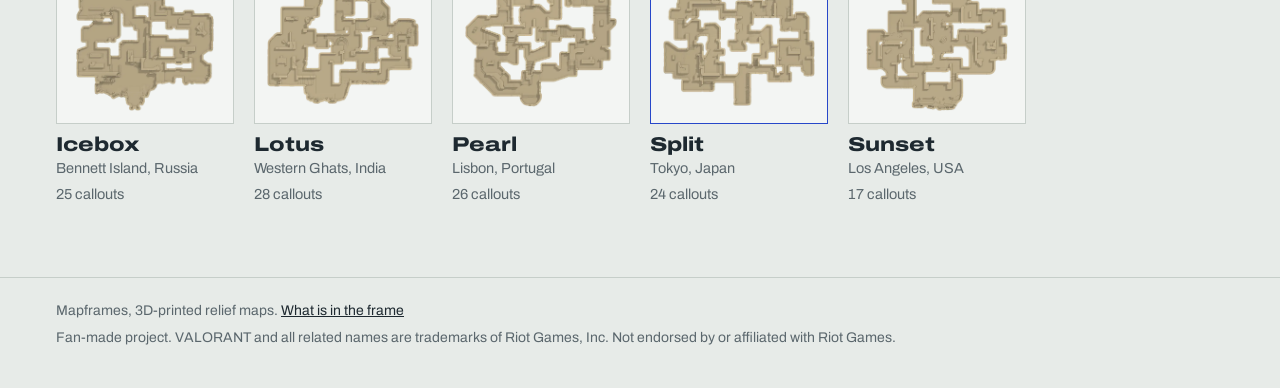
<file: split/index.html>
<!doctype html>
<html lang="en">
<head>
<meta charset="utf-8">
<meta name="viewport" content="width=device-width,initial-scale=1">
<title>Split callouts – Mapframes</title>
<meta name="description" content="Every Split callout on your relief map: official names, player slang, where each spot is, and a quiz to test yourself.">
<meta name="theme-color" content="#e7ebe8" media="(prefers-color-scheme: light)">
<meta name="theme-color" content="#131b20" media="(prefers-color-scheme: dark)">
<link rel="preload" href="../assets/archivo.woff2" as="font" type="font/woff2" crossorigin>
<link rel="stylesheet" href="../assets/site.css">
</head>
<body><header class="bar"><div class="wrap"><a class="brand" href="../">Mapframes</a><nav class="maplinks" aria-label="Maps"><a class="framelink" href="../frame/">The frame</a><a class="gamelink" href="../#ark">ARK</a><a href="../abyss/">Abyss</a><a href="../ascent/">Ascent</a><a href="../bind/">Bind</a><a href="../breeze/">Breeze</a><a href="../fracture/">Fracture</a><a href="../haven/">Haven</a><a href="../icebox/">Icebox</a><a href="../lotus/">Lotus</a><a href="../pearl/">Pearl</a><a href="../split/" aria-current="page">Split</a><a href="../sunset/">Sunset</a></nav></div></header>
<main>
<div class="head wrap">
  <h1 class="name" style="--k:1.000">SPLIT</h1>
  <p class="place">Tokyo, Japan</p>
  <p class="lead">Every callout on your relief. Tap a marker for the name, the slang and a view from that spot, or test yourself.</p>
</div>
<section class="board wrap" id="board" aria-label="Callouts">
  <figure class="sheet">
    <div class="map" id="map" style="--ar:1420/1334;--r:1.0645"><svg class="grid" aria-hidden="true" viewBox="-120.0 -120.0 382.0 373.4" preserveAspectRatio="none" style="left:-84.507%;top:-89.955%;width:269.014%;height:279.910%"><defs><pattern id="g5" width="5" height="5" patternUnits="userSpaceOnUse" x="1.00" y="6.70"><path d="M5 0H0V5" class="g-minor"/></pattern><pattern id="g10" width="10" height="10" patternUnits="userSpaceOnUse" x="1.00" y="6.70"><rect width="10" height="10" fill="url(#g5)"/><path d="M10 0H0V10" class="g-major"/></pattern></defs><rect x="-120.0" y="-120.0" width="382.0" height="373.4" fill="url(#g10)"/></svg><img src="../assets/split-relief.webp" width="1420" height="1334" alt="Top view of the Split relief"><div class="tip" id="tip" aria-hidden="true"></div></div>
    <span class="side top" aria-hidden="true">Attacker side</span><span class="side bot" aria-hidden="true">Defender side</span><figcaption class="key"><span><i></i>Numbered as on your poster</span><span class="scale"><b id="bar" data-mm="11.64" data-wmm="142.0"></b>10 m in the game</span><span class="orient">Attackers start at the top, A site on the left, B site on the right. One grid square is 1 cm on your relief.</span></figcaption>
  </figure>
  <div class="panel">
    <div class="modes" role="tablist" aria-label="Mode"><button role="tab" data-mode="explore" aria-selected="true">Explore</button><button role="tab" data-mode="quiz" aria-selected="false">Test yourself</button></div>
    <div id="explore">
      <label class="sr" for="q">Search callouts</label>
      <input class="search" id="q" type="search" placeholder="Search a callout, e.g. Heaven, Mail, Vents…" autocomplete="off">
      <div class="filters" id="filters" aria-label="Show"><button data-f="all" aria-pressed="true">All</button><button data-f="A" aria-pressed="false">A side</button><button data-f="Mid" aria-pressed="false">Mid</button><button data-f="B" aria-pressed="false">B side</button><button data-f="Spawns" aria-pressed="false">Spawns</button></div>
      <p class="count" id="count" aria-live="polite"></p>
      <div class="list" id="list"></div>
    </div>
    <div id="quiz" hidden>
      
      <div class="quiz-card" aria-live="polite">
        <p class="q-progress" id="q-progress"></p>
        <p class="q-ask" id="q-ask">Where is</p>
        <p class="q-name" id="q-name"></p>
        <p class="q-hint" id="q-hint"></p>
        <p class="q-feedback" id="q-feedback"></p>
        <div class="q-actions"><button class="btn" id="q-next" hidden>Next callout</button><button class="btn" id="q-again" hidden>Play again</button><button class="btn ghost" id="q-explore">Back to the map</button></div>
      </div>
    </div>
  </div>
</section>
<section class="about wrap"><h2>About Split</h2><dl class="facts" style="--n:5"><div><dt>Release date</dt><dd>April 7, 2020 – one of the three closed-beta maps</dd></div><div><dt>Setting</dt><dd>Tokyo, Japan – a neon city district</dd></div><div><dt>Layout</dt><dd>Two bomb sites and a busy Mid with Vents and Mail</dd></div><div><dt>Special</dt><dd>The first map with ropes – climb up and down on ascenders</dd></div><div><dt>Trivia</dt><dd>Its code name in the game files is “Bonsai”</dd></div></dl></section>
<section class="more wrap"><h2>All VALORANT maps</h2><div class="tiles"><a class="tile" href="../abyss/"><span class="im"><img src="../assets/abyss-thumb.webp" alt="" loading="lazy"></span><b>Abyss</b><span>Jan Mayen, Norway</span><span>23 callouts</span></a><a class="tile" href="../ascent/"><span class="im"><img src="../assets/ascent-thumb.webp" alt="" loading="lazy"></span><b>Ascent</b><span>Venice, Italy</span><span>68 callouts</span></a><a class="tile" href="../bind/"><span class="im"><img src="../assets/bind-thumb.webp" alt="" loading="lazy"></span><b>Bind</b><span>Rabat, Morocco</span><span>28 callouts</span></a><a class="tile" href="../breeze/"><span class="im"><img src="../assets/breeze-thumb.webp" alt="" loading="lazy"></span><b>Breeze</b><span>Bermuda Triangle, Atlantic</span><span>23 callouts</span></a><a class="tile" href="../fracture/"><span class="im"><img src="../assets/fracture-thumb.webp" alt="" loading="lazy"></span><b>Fracture</b><span>New Mexico, USA</span><span>22 callouts</span></a><a class="tile" href="../haven/"><span class="im"><img src="../assets/haven-thumb.webp" alt="" loading="lazy"></span><b>Haven</b><span>Thimphu, Bhutan</span><span>29 callouts</span></a><a class="tile" href="../icebox/"><span class="im"><img src="../assets/icebox-thumb.webp" alt="" loading="lazy"></span><b>Icebox</b><span>Bennett Island, Russia</span><span>25 callouts</span></a><a class="tile" href="../lotus/"><span class="im"><img src="../assets/lotus-thumb.webp" alt="" loading="lazy"></span><b>Lotus</b><span>Western Ghats, India</span><span>28 callouts</span></a><a class="tile" href="../pearl/"><span class="im"><img src="../assets/pearl-thumb.webp" alt="" loading="lazy"></span><b>Pearl</b><span>Lisbon, Portugal</span><span>26 callouts</span></a><a class="tile" href="./" aria-current="page"><span class="im"><img src="../assets/split-thumb.webp" alt="" loading="lazy"></span><b>Split</b><span>Tokyo, Japan</span><span>24 callouts</span></a><a class="tile" href="../sunset/"><span class="im"><img src="../assets/sunset-thumb.webp" alt="" loading="lazy"></span><b>Sunset</b><span>Los Angeles, USA</span><span>17 callouts</span></a></div></section>
</main>
<footer><div class="wrap"><span>Mapframes, 3D-printed relief maps. <a href="../frame/">What is in the frame</a></span><span>Fan-made project. VALORANT and all related names are trademarks of Riot Games, Inc. Not endorsed by or affiliated with Riot Games.</span></div></footer>
<script type="application/json" id="data">{"slug": "split", "name": "Split", "groups": {"A": "A side", "Mid": "Mid", "B": "B side", "Spawns": "Spawns"}, "callouts": [{"n": "Attacker Spawn", "a": "T Spawn", "d": "Where attackers start. \"T\" stands for Terrorists in CS.", "note": "", "g": "Spawns", "p": 1, "x": 54.16, "y": 8.69, "o": 1, "img": "attacker-spawn", "px": [0.5, 0.5822]}, {"n": "A Lobby", "a": "", "d": "Attackers' staging area in front of A Main and the sewer.", "note": "", "g": "A", "p": 2, "x": 13.82, "y": 30.69, "o": 1, "img": "a-lobby", "px": [0.5, 0.5658]}, {"n": "A Sewer", "a": "", "d": "The underground tunnel between Mid Bottom and A Lobby – ropes take you up to the street.", "note": "", "g": "A", "p": 3, "x": 29.81, "y": 29.9, "o": 1, "img": "a-sewer", "px": [0.5, 0.5757]}, {"n": "A Main", "a": "", "d": "The main path from A Lobby toward A site.", "note": "", "g": "A", "p": 4, "x": 18.25, "y": 48.36, "o": 1, "img": "a-main", "px": [0.5, 0.5822]}, {"n": "A Ramps", "a": "Ramp", "d": "The ramps that climb from Mid toward A site.", "note": "", "g": "A", "p": 5, "x": 34.24, "y": 50.59, "o": 1, "img": "a-ramps", "px": [0.5, 0.5824]}, {"n": "A Rafters", "a": "", "d": "The raised walkway overlooking A site.", "note": "", "g": "A", "p": 6, "x": 25.14, "y": 63.81, "o": 1, "img": "a-rafters", "px": [0.5, 0.5822]}, {"n": "A Tower", "a": "Heaven", "d": "The raised tower above A site on the defender side – \"Heaven\" from CS.", "note": "", "g": "A", "p": 7, "x": 31.66, "y": 68.13, "o": 1, "img": "a-tower", "px": [0.5, 0.5658]}, {"n": "A Site", "a": "", "d": "Bomb site A.", "note": "", "g": "A", "p": 8, "x": 15.66, "y": 68.26, "o": 1, "img": "a-site", "px": [0.5, 0.5657]}, {"n": "A Screens", "a": "", "d": "The area by the big screens behind A site, toward defender spawn.", "note": "", "g": "A", "p": 9, "x": 23.41, "y": 86.59, "o": 1, "img": "a-screens", "px": [0.5, 0.5822]}, {"n": "A Back", "a": "", "d": "The far corner at the back of A site.", "note": "", "g": "A", "p": 10, "x": 9.52, "y": 77.81, "o": 1, "img": "a-back", "px": [0.5, 0.5658]}, {"n": "Mid Bottom", "a": "", "d": "The lower end of Mid, on the attacker side.", "note": "", "g": "Mid", "p": 11, "x": 53.92, "y": 34.48, "o": 1, "img": "mid-bottom", "px": [0.5, 0.5822]}, {"n": "Mid Top", "a": "", "d": "The upper end of Mid, toward the defenders.", "note": "", "g": "Mid", "p": 12, "x": 53.18, "y": 49.28, "o": 1, "img": "mid-top", "px": [0.5, 0.5822]}, {"n": "Mid Vent", "a": "Vents", "d": "The vent room between Mid and A – you move through it on ropes.", "note": "", "g": "Mid", "p": 13, "x": 43.83, "y": 55.82, "o": 1}, {"n": "Mid Mail", "a": "", "d": "The mail room between Mid and B.", "note": "", "g": "Mid", "p": 14, "x": 60.19, "y": 51.11, "o": 1, "img": "mid-mail", "px": [0.5, 0.5789]}, {"n": "B Lobby", "a": "", "d": "Attackers' staging area in front of B Garage and B Link.", "note": "", "g": "B", "p": 15, "x": 80.12, "y": 26.5, "o": 1, "img": "b-lobby", "px": [0.5, 0.5658]}, {"n": "B Link", "a": "", "d": "The passage linking B Lobby to Mid Bottom.", "note": "", "g": "B", "p": 16, "x": 69.9, "y": 29.9, "o": 1, "img": "b-link", "px": [0.5, 0.5822]}, {"n": "B Garage", "a": "B Main", "d": "The garage on the main path into B site – players also call it B Main.", "note": "", "g": "B", "p": 17, "x": 87.74, "y": 42.73, "o": 1, "img": "b-garage", "px": [0.5, 0.5822]}, {"n": "B Site", "a": "", "d": "Bomb site B.", "note": "", "g": "B", "p": 18, "x": 87.5, "y": 63.81, "o": 1, "img": "b-site", "px": [0.5, 0.5822]}, {"n": "B Back", "a": "", "d": "The far corner at the back of B site.", "note": "", "g": "B", "p": 19, "x": 95.24, "y": 73.89, "o": 1, "img": "b-back", "px": [0.5, 0.5822]}, {"n": "B Alley", "a": "", "d": "The narrow alley behind B site, toward defender spawn.", "note": "", "g": "B", "p": 20, "x": 79.26, "y": 79.65, "o": 1, "img": "b-alley", "px": [0.5, 0.5822]}, {"n": "B Rafters", "a": "", "d": "The raised walkway beside B site, toward B Tower.", "note": "", "g": "B", "p": 21, "x": 74.95, "y": 62.24, "o": 1}, {"n": "B Tower", "a": "Heaven", "d": "The high platform overlooking B site from the Mid side – \"Heaven\" from CS.", "note": "", "g": "B", "p": 22, "x": 68.31, "y": 55.3, "o": 1, "img": "b-tower", "px": [0.5, 0.5657]}, {"n": "B Stairs", "a": "", "d": "The stairs from the defender side up to B Tower.", "note": "", "g": "B", "p": 23, "x": 61.05, "y": 68.26, "o": 1, "img": "b-stairs", "px": [0.5, 0.6304]}, {"n": "Defender Spawn", "a": "CT Spawn, CT", "d": "Where defenders start. \"CT\" stands for Counter-Terrorists in CS.", "note": "", "g": "Spawns", "p": 24, "x": 52.19, "y": 87.37, "o": 1, "img": "defender-spawn", "px": [0.5, 0.5658]}]}</script>
<script src="../assets/map.js"></script>
</body>
</html>
</file>
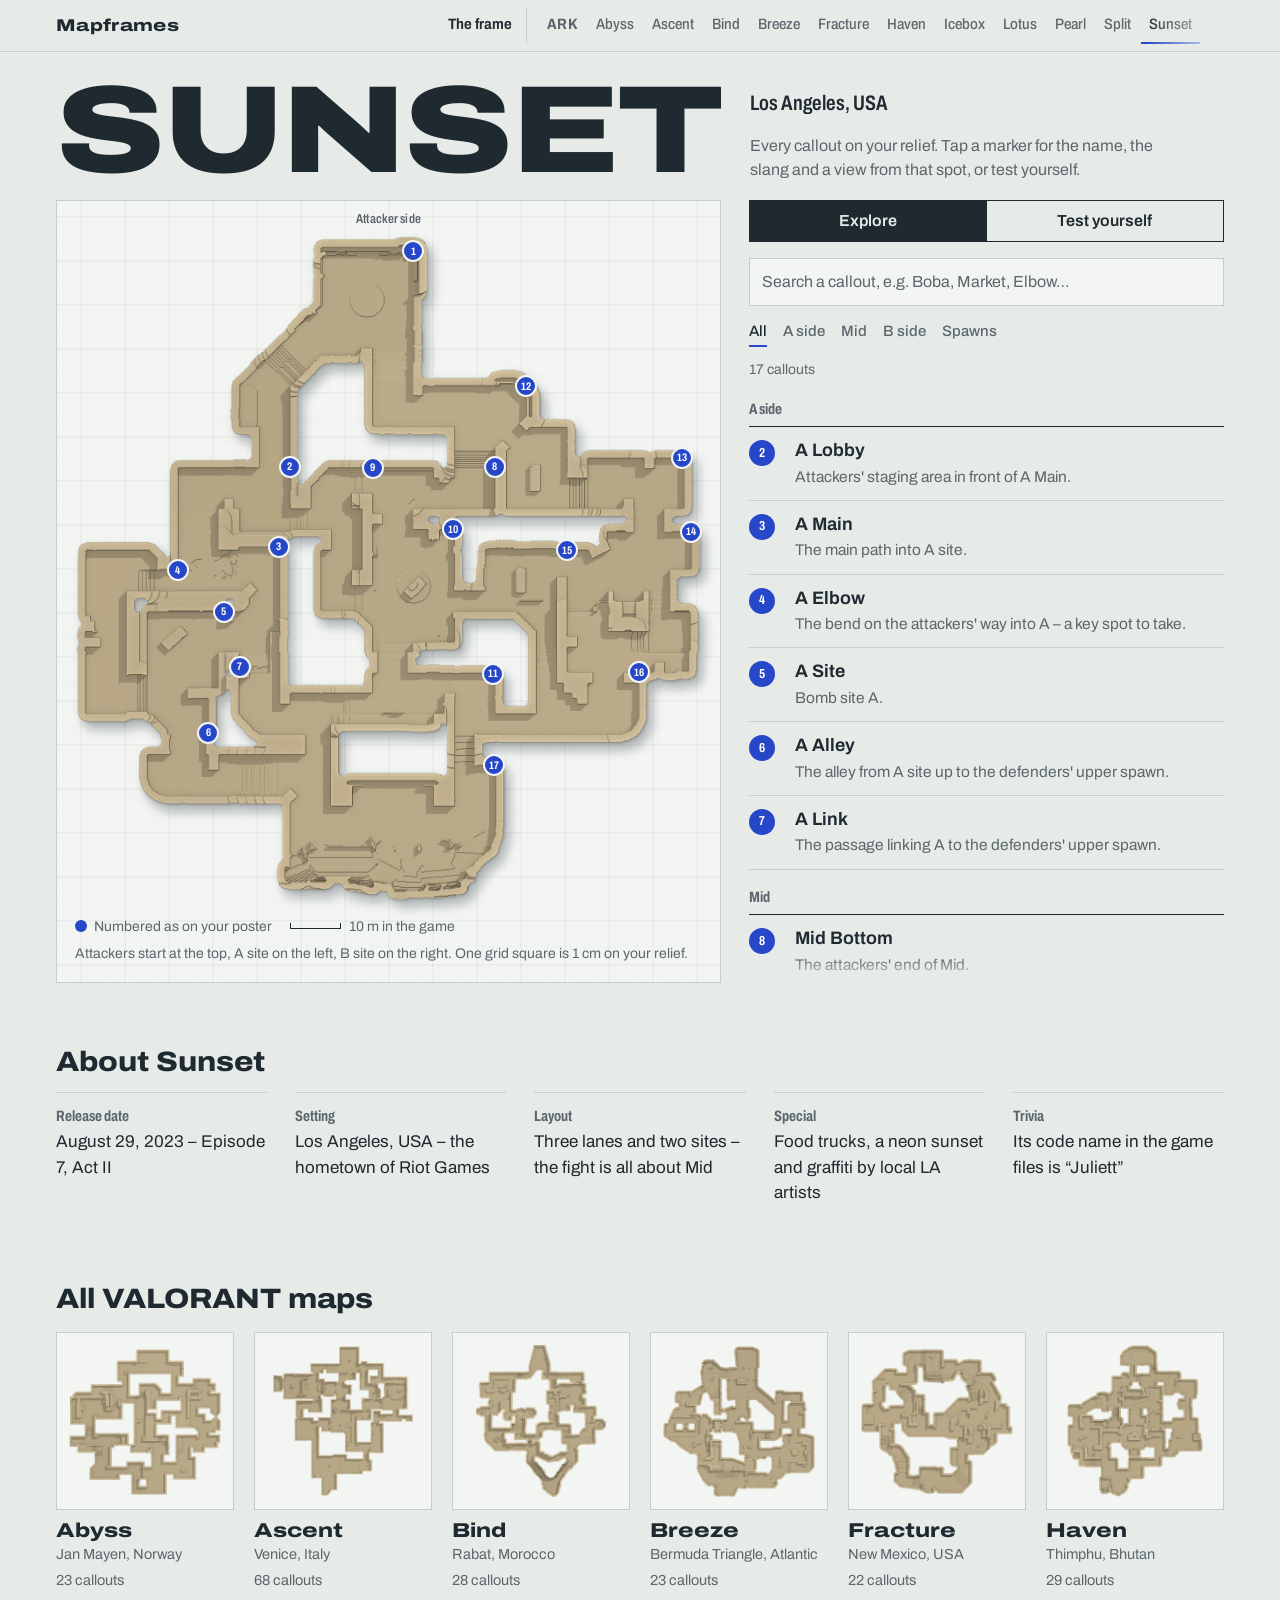
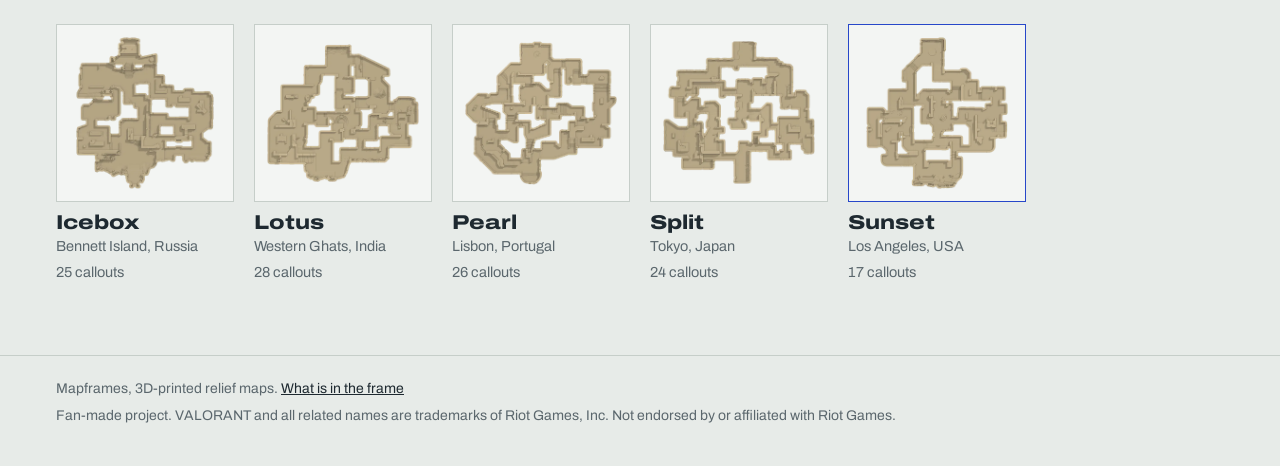
<file: sunset/index.html>
<!doctype html>
<html lang="en">
<head>
<meta charset="utf-8">
<meta name="viewport" content="width=device-width,initial-scale=1">
<title>Sunset callouts – Mapframes</title>
<meta name="description" content="Every Sunset callout on your relief map: official names, player slang, where each spot is, and a quiz to test yourself.">
<meta name="theme-color" content="#e7ebe8" media="(prefers-color-scheme: light)">
<meta name="theme-color" content="#131b20" media="(prefers-color-scheme: dark)">
<link rel="preload" href="../assets/archivo.woff2" as="font" type="font/woff2" crossorigin>
<link rel="stylesheet" href="../assets/site.css">
</head>
<body><header class="bar"><div class="wrap"><a class="brand" href="../">Mapframes</a><nav class="maplinks" aria-label="Maps"><a class="framelink" href="../frame/">The frame</a><a class="gamelink" href="../#ark">ARK</a><a href="../abyss/">Abyss</a><a href="../ascent/">Ascent</a><a href="../bind/">Bind</a><a href="../breeze/">Breeze</a><a href="../fracture/">Fracture</a><a href="../haven/">Haven</a><a href="../icebox/">Icebox</a><a href="../lotus/">Lotus</a><a href="../pearl/">Pearl</a><a href="../split/">Split</a><a href="../sunset/" aria-current="page">Sunset</a></nav></div></header>
<main>
<div class="head wrap">
  <h1 class="name" style="--k:1.000">SUNSET</h1>
  <p class="place">Los Angeles, USA</p>
  <p class="lead">Every callout on your relief. Tap a marker for the name, the slang and a view from that spot, or test yourself.</p>
</div>
<section class="board wrap" id="board" aria-label="Callouts">
  <figure class="sheet">
    <div class="map" id="map" style="--ar:1425/1516;--r:0.9400"><svg class="grid" aria-hidden="true" viewBox="-120.0 -120.0 382.5 391.6" preserveAspectRatio="none" style="left:-84.211%;top:-79.156%;width:268.421%;height:258.311%"><defs><pattern id="g5" width="5" height="5" patternUnits="userSpaceOnUse" x="1.25" y="5.80"><path d="M5 0H0V5" class="g-minor"/></pattern><pattern id="g10" width="10" height="10" patternUnits="userSpaceOnUse" x="1.25" y="5.80"><rect width="10" height="10" fill="url(#g5)"/><path d="M10 0H0V10" class="g-major"/></pattern></defs><rect x="-120.0" y="-120.0" width="382.5" height="391.6" fill="url(#g10)"/></svg><img src="../assets/sunset-relief.webp" width="1425" height="1516" alt="Top view of the Sunset relief"><div class="tip" id="tip" aria-hidden="true"></div></div>
    <span class="side top" aria-hidden="true">Attacker side</span><span class="side bot" aria-hidden="true">Defender side</span><figcaption class="key"><span><i></i>Numbered as on your poster</span><span class="scale"><b id="bar" data-mm="11.64" data-wmm="142.5"></b>10 m in the game</span><span class="orient">Attackers start at the top, A site on the left, B site on the right. One grid square is 1 cm on your relief.</span></figcaption>
  </figure>
  <div class="panel">
    <div class="modes" role="tablist" aria-label="Mode"><button role="tab" data-mode="explore" aria-selected="true">Explore</button><button role="tab" data-mode="quiz" aria-selected="false">Test yourself</button></div>
    <div id="explore">
      <label class="sr" for="q">Search callouts</label>
      <input class="search" id="q" type="search" placeholder="Search a callout, e.g. Boba, Market, Elbow…" autocomplete="off">
      <div class="filters" id="filters" aria-label="Show"><button data-f="all" aria-pressed="true">All</button><button data-f="A" aria-pressed="false">A side</button><button data-f="Mid" aria-pressed="false">Mid</button><button data-f="B" aria-pressed="false">B side</button><button data-f="Spawns" aria-pressed="false">Spawns</button></div>
      <p class="count" id="count" aria-live="polite"></p>
      <div class="list" id="list"></div>
    </div>
    <div id="quiz" hidden>
      
      <div class="quiz-card" aria-live="polite">
        <p class="q-progress" id="q-progress"></p>
        <p class="q-ask" id="q-ask">Where is</p>
        <p class="q-name" id="q-name"></p>
        <p class="q-hint" id="q-hint"></p>
        <p class="q-feedback" id="q-feedback"></p>
        <div class="q-actions"><button class="btn" id="q-next" hidden>Next callout</button><button class="btn" id="q-again" hidden>Play again</button><button class="btn ghost" id="q-explore">Back to the map</button></div>
      </div>
    </div>
  </div>
</section>
<section class="about wrap"><h2>About Sunset</h2><dl class="facts" style="--n:5"><div><dt>Release date</dt><dd>August 29, 2023 – Episode 7, Act II</dd></div><div><dt>Setting</dt><dd>Los Angeles, USA – the hometown of Riot Games</dd></div><div><dt>Layout</dt><dd>Three lanes and two sites – the fight is all about Mid</dd></div><div><dt>Special</dt><dd>Food trucks, a neon sunset and graffiti by local LA artists</dd></div><div><dt>Trivia</dt><dd>Its code name in the game files is “Juliett”</dd></div></dl></section>
<section class="more wrap"><h2>All VALORANT maps</h2><div class="tiles"><a class="tile" href="../abyss/"><span class="im"><img src="../assets/abyss-thumb.webp" alt="" loading="lazy"></span><b>Abyss</b><span>Jan Mayen, Norway</span><span>23 callouts</span></a><a class="tile" href="../ascent/"><span class="im"><img src="../assets/ascent-thumb.webp" alt="" loading="lazy"></span><b>Ascent</b><span>Venice, Italy</span><span>68 callouts</span></a><a class="tile" href="../bind/"><span class="im"><img src="../assets/bind-thumb.webp" alt="" loading="lazy"></span><b>Bind</b><span>Rabat, Morocco</span><span>28 callouts</span></a><a class="tile" href="../breeze/"><span class="im"><img src="../assets/breeze-thumb.webp" alt="" loading="lazy"></span><b>Breeze</b><span>Bermuda Triangle, Atlantic</span><span>23 callouts</span></a><a class="tile" href="../fracture/"><span class="im"><img src="../assets/fracture-thumb.webp" alt="" loading="lazy"></span><b>Fracture</b><span>New Mexico, USA</span><span>22 callouts</span></a><a class="tile" href="../haven/"><span class="im"><img src="../assets/haven-thumb.webp" alt="" loading="lazy"></span><b>Haven</b><span>Thimphu, Bhutan</span><span>29 callouts</span></a><a class="tile" href="../icebox/"><span class="im"><img src="../assets/icebox-thumb.webp" alt="" loading="lazy"></span><b>Icebox</b><span>Bennett Island, Russia</span><span>25 callouts</span></a><a class="tile" href="../lotus/"><span class="im"><img src="../assets/lotus-thumb.webp" alt="" loading="lazy"></span><b>Lotus</b><span>Western Ghats, India</span><span>28 callouts</span></a><a class="tile" href="../pearl/"><span class="im"><img src="../assets/pearl-thumb.webp" alt="" loading="lazy"></span><b>Pearl</b><span>Lisbon, Portugal</span><span>26 callouts</span></a><a class="tile" href="../split/"><span class="im"><img src="../assets/split-thumb.webp" alt="" loading="lazy"></span><b>Split</b><span>Tokyo, Japan</span><span>24 callouts</span></a><a class="tile" href="./" aria-current="page"><span class="im"><img src="../assets/sunset-thumb.webp" alt="" loading="lazy"></span><b>Sunset</b><span>Los Angeles, USA</span><span>17 callouts</span></a></div></section>
</main>
<footer><div class="wrap"><span>Mapframes, 3D-printed relief maps. <a href="../frame/">What is in the frame</a></span><span>Fan-made project. VALORANT and all related names are trademarks of Riot Games, Inc. Not endorsed by or affiliated with Riot Games.</span></div></footer>
<script type="application/json" id="data">{"slug": "sunset", "name": "Sunset", "groups": {"A": "A side", "Mid": "Mid", "B": "B side", "Spawns": "Spawns"}, "callouts": [{"n": "Attacker Spawn", "a": "T Spawn", "d": "Where attackers start. \"T\" stands for Terrorists in CS.", "note": "", "g": "Spawns", "p": 1, "x": 53.98, "y": 2.46, "o": 1, "img": "attacker-spawn", "px": [0.5, 0.5824]}, {"n": "A Lobby", "a": "", "d": "Attackers' staging area in front of A Main.", "note": "", "g": "A", "p": 2, "x": 34.24, "y": 34.83, "o": 1, "img": "a-lobby", "px": [0.5, 0.5658]}, {"n": "A Main", "a": "", "d": "The main path into A site.", "note": "", "g": "A", "p": 3, "x": 32.52, "y": 46.82, "o": 1}, {"n": "A Elbow", "a": "", "d": "The bend on the attackers' way into A – a key spot to take.", "note": "", "g": "A", "p": 4, "x": 16.35, "y": 50.28, "o": 1, "img": "a-elbow", "px": [0.5, 0.5658]}, {"n": "A Site", "a": "", "d": "Bomb site A.", "note": "", "g": "A", "p": 5, "x": 23.7, "y": 56.5, "o": 1, "img": "a-site", "px": [0.5, 0.5658]}, {"n": "A Alley", "a": "", "d": "The alley from A site up to the defenders' upper spawn.", "note": "", "g": "A", "p": 6, "x": 21.25, "y": 74.69, "o": 1, "img": "a-alley", "px": [0.5, 0.5658]}, {"n": "A Link", "a": "", "d": "The passage linking A to the defenders' upper spawn.", "note": "", "g": "A", "p": 7, "x": 26.27, "y": 64.79, "o": 1, "img": "a-link", "px": [0.5, 0.5646]}, {"n": "Mid Bottom", "a": "", "d": "The attackers' end of Mid.", "note": "", "g": "Mid", "p": 8, "x": 66.97, "y": 34.83, "o": 1, "img": "mid-bottom", "px": [0.5, 0.5659]}, {"n": "Mid Tiles", "a": "", "d": "The tiled part of Mid next to the courtyard.", "note": "", "g": "Mid", "p": 9, "x": 47.48, "y": 34.95, "o": 1, "img": "mid-tiles", "px": [0.5, 0.5658]}, {"n": "Mid Courtyard", "a": "", "d": "The central courtyard – the hub between B Market and Mid Tiles.", "note": "", "g": "Mid", "p": 10, "x": 60.35, "y": 44.17, "o": 1, "img": "mid-courtyard", "px": [0.5, 0.5658]}, {"n": "Mid Top", "a": "", "d": "The defenders' end of Mid.", "note": "", "g": "Mid", "p": 11, "x": 66.72, "y": 65.83, "o": 1, "img": "mid-top", "px": [0.5, 0.5658]}, {"n": "B Lobby", "a": "", "d": "Attackers' staging area in front of B Main.", "note": "", "g": "B", "p": 12, "x": 71.87, "y": 22.74, "o": 1, "img": "b-lobby", "px": [0.5, 0.5822]}, {"n": "B Main", "a": "", "d": "The main path into B site.", "note": "", "g": "B", "p": 13, "x": 96.87, "y": 33.45, "o": 1, "img": "b-main", "px": [0.5, 0.5658]}, {"n": "B Site", "a": "", "d": "Bomb site B.", "note": "", "g": "B", "p": 14, "x": 98.22, "y": 44.51, "o": 1, "img": "b-site", "px": [0.5, 0.5658]}, {"n": "B Market", "a": "", "d": "The market between Mid Courtyard and B site.", "note": "", "g": "B", "p": 15, "x": 78.49, "y": 47.28, "o": 1, "img": "b-market", "px": [0.5, 0.5822]}, {"n": "B Boba", "a": "", "d": "The boba tea shop that links B with Mid.", "note": "", "g": "B", "p": 16, "x": 89.88, "y": 65.6, "o": 1, "img": "b-boba", "px": [0.5, 0.5658]}, {"n": "Defender Spawn", "a": "CT Spawn, CT", "d": "Where defenders start. \"CT\" stands for Counter-Terrorists in CS.", "note": "", "g": "Spawns", "p": 17, "x": 66.85, "y": 79.54, "o": 1, "img": "defender-spawn", "px": [0.5, 0.5659]}]}</script>
<script src="../assets/map.js"></script>
</body>
</html>
</file>
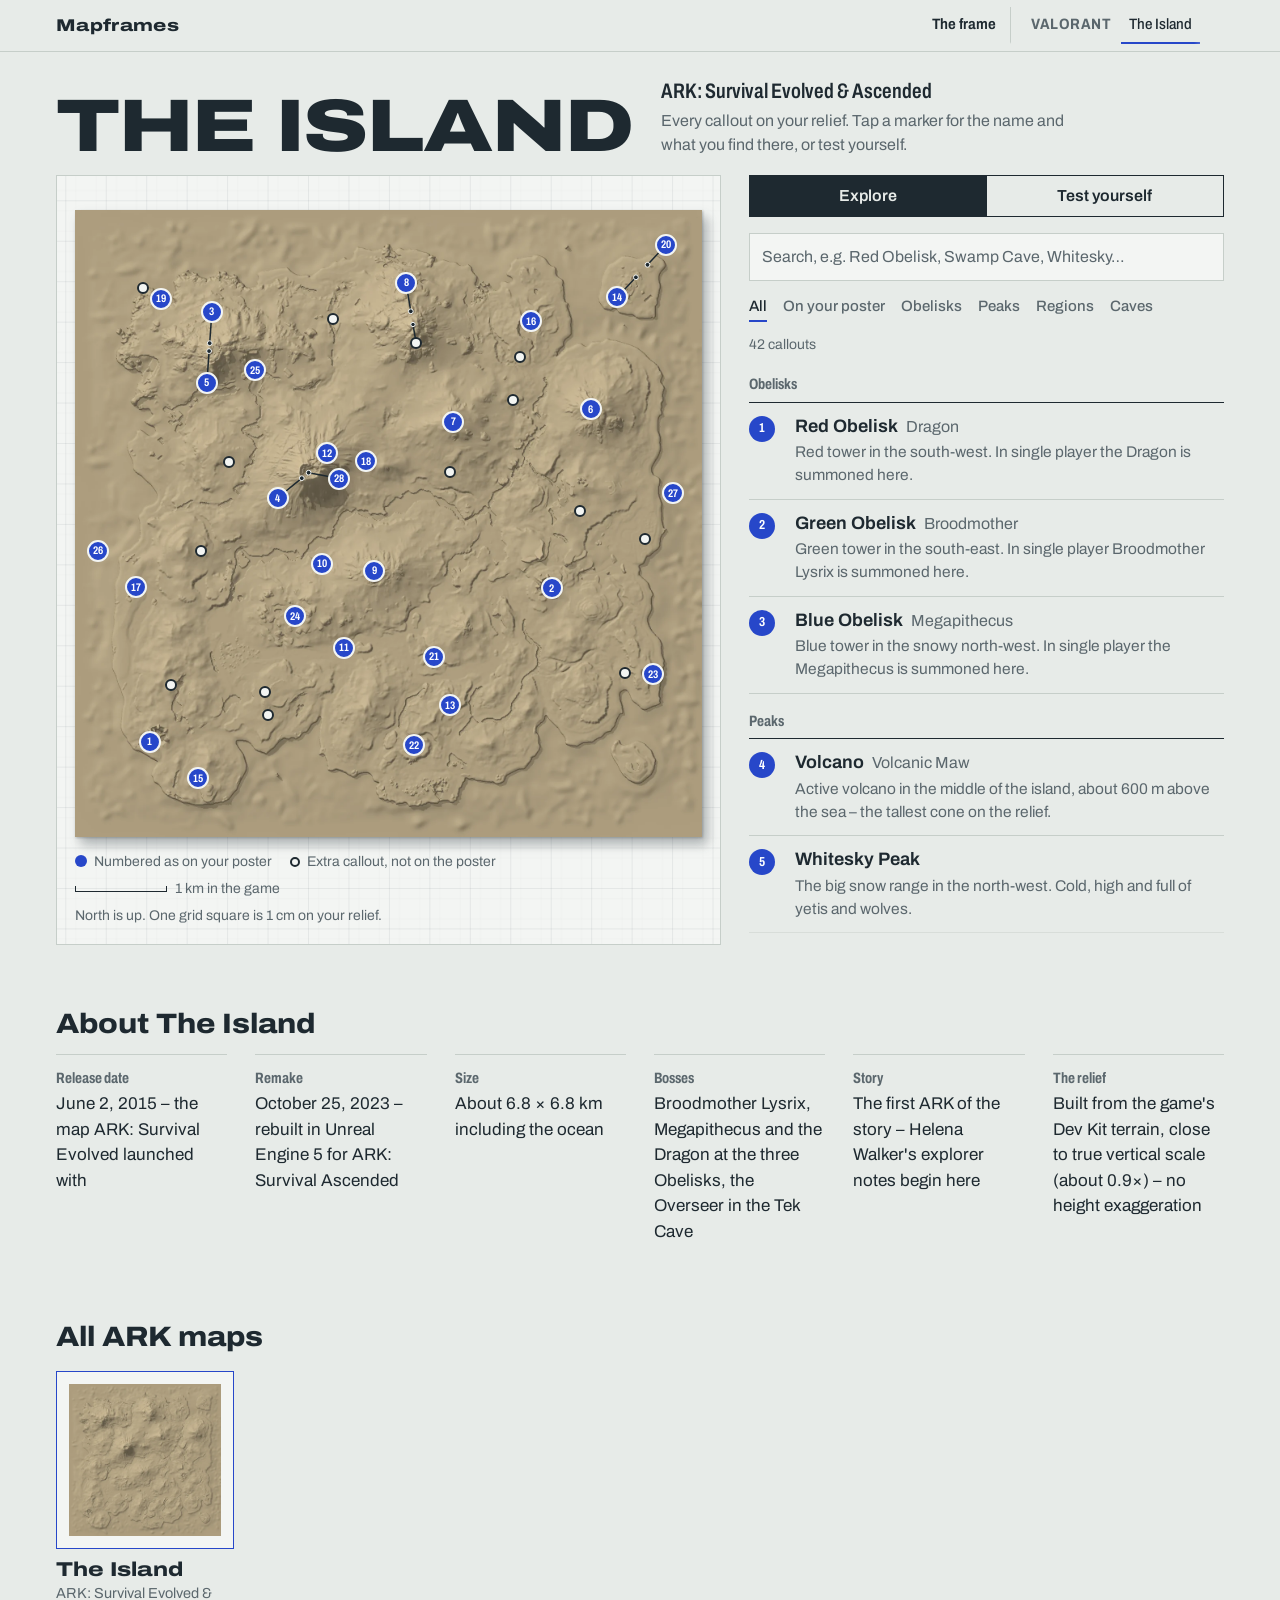
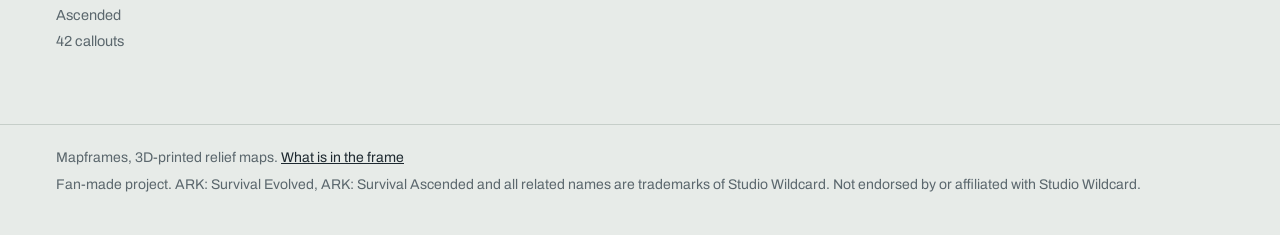
<file: the-island/index.html>
<!doctype html>
<html lang="en">
<head>
<meta charset="utf-8">
<meta name="viewport" content="width=device-width,initial-scale=1">
<title>The Island callouts – Mapframes</title>
<meta name="description" content="Every The Island callout on your relief map: official names, player slang, where each spot is, and a quiz to test yourself.">
<meta name="theme-color" content="#e7ebe8" media="(prefers-color-scheme: light)">
<meta name="theme-color" content="#131b20" media="(prefers-color-scheme: dark)">
<link rel="preload" href="../assets/archivo.woff2" as="font" type="font/woff2" crossorigin>
<link rel="stylesheet" href="../assets/site.css">
</head>
<body><header class="bar"><div class="wrap"><a class="brand" href="../">Mapframes</a><nav class="maplinks" aria-label="Maps"><a class="framelink" href="../frame/">The frame</a><a class="gamelink" href="../#valorant">VALORANT</a><a href="../the-island/" aria-current="page">The Island</a></nav></div></header>
<main>
<div class="head wrap">
  <h1 class="name" style="--k:0.600">THE ISLAND</h1>
  <p class="place">ARK: Survival Evolved &amp; Ascended</p>
  <p class="lead">Every callout on your relief. Tap a marker for the name and what you find there, or test yourself.</p>
</div>
<section class="board wrap" id="board" aria-label="Callouts">
  <figure class="sheet">
    <div class="map" id="map" style="--ar:1550/1550;--r:1.0000"><svg class="grid" aria-hidden="true" viewBox="-120.0 -120.0 395.0 395.0" preserveAspectRatio="none" style="left:-77.419%;top:-77.419%;width:254.839%;height:254.839%"><defs><pattern id="g5" width="5" height="5" patternUnits="userSpaceOnUse" x="7.50" y="7.50"><path d="M5 0H0V5" class="g-minor"/></pattern><pattern id="g10" width="10" height="10" patternUnits="userSpaceOnUse" x="7.50" y="7.50"><rect width="10" height="10" fill="url(#g5)"/><path d="M10 0H0V10" class="g-major"/></pattern></defs><rect x="-120.0" y="-120.0" width="395.0" height="395.0" fill="url(#g10)"/></svg><img src="../assets/the-island-relief.webp" width="1550" height="1550" alt="Top view of the The Island relief"><div class="tip" id="tip" aria-hidden="true"></div></div>
    <figcaption class="key"><span><i></i>Numbered as on your poster</span><span><i class="x"></i>Extra callout, not on the poster</span><span class="scale"><b id="bar" data-mm="22.63" data-wmm="155.0"></b>1 km in the game</span><span class="orient">North is up. One grid square is 1 cm on your relief.</span></figcaption>
  </figure>
  <div class="panel">
    <div class="modes" role="tablist" aria-label="Mode"><button role="tab" data-mode="explore" aria-selected="true">Explore</button><button role="tab" data-mode="quiz" aria-selected="false">Test yourself</button></div>
    <div id="explore">
      <label class="sr" for="q">Search callouts</label>
      <input class="search" id="q" type="search" placeholder="Search, e.g. Red Obelisk, Swamp Cave, Whitesky…" autocomplete="off">
      <div class="filters" id="filters" aria-label="Show"><button data-f="all" aria-pressed="true">All</button><button data-f="poster" aria-pressed="false">On your poster</button><button data-f="Obelisks" aria-pressed="false">Obelisks</button><button data-f="Peaks" aria-pressed="false">Peaks</button><button data-f="Regions" aria-pressed="false">Regions</button><button data-f="Caves" aria-pressed="false">Caves</button></div>
      <p class="count" id="count" aria-live="polite"></p>
      <div class="list" id="list"></div>
    </div>
    <div id="quiz" hidden>
      <div class="q-pool" role="radiogroup" aria-label="Which callouts"><label><input type="radio" name="pool" value="poster" checked> The 28 on your poster</label><label><input type="radio" name="pool" value="all"> All 42</label></div>
      <div class="quiz-card" aria-live="polite">
        <p class="q-progress" id="q-progress"></p>
        <p class="q-ask" id="q-ask">Where is</p>
        <p class="q-name" id="q-name"></p>
        <p class="q-hint" id="q-hint"></p>
        <p class="q-feedback" id="q-feedback"></p>
        <div class="q-actions"><button class="btn" id="q-next" hidden>Next callout</button><button class="btn" id="q-again" hidden>Play again</button><button class="btn ghost" id="q-explore">Back to the map</button></div>
      </div>
    </div>
  </div>
</section>
<section class="about wrap"><h2>About The Island</h2><dl class="facts" style="--n:6"><div><dt>Release date</dt><dd>June 2, 2015 – the map ARK: Survival Evolved launched with</dd></div><div><dt>Remake</dt><dd>October 25, 2023 – rebuilt in Unreal Engine 5 for ARK: Survival Ascended</dd></div><div><dt>Size</dt><dd>About 6.8 × 6.8 km including the ocean</dd></div><div><dt>Bosses</dt><dd>Broodmother Lysrix, Megapithecus and the Dragon at the three Obelisks, the Overseer in the Tek Cave</dd></div><div><dt>Story</dt><dd>The first ARK of the story – Helena Walker&#x27;s explorer notes begin here</dd></div><div><dt>The relief</dt><dd>Built from the game&#x27;s Dev Kit terrain, close to true vertical scale (about 0.9×) – no height exaggeration</dd></div></dl></section>
<section class="more wrap"><h2>All ARK maps</h2><div class="tiles"><a class="tile" href="./" aria-current="page"><span class="im"><img src="../assets/the-island-thumb.webp" alt="" loading="lazy"></span><b>The Island</b><span>ARK: Survival Evolved &amp; Ascended</span><span>42 callouts</span></a></div></section>
</main>
<footer><div class="wrap"><span>Mapframes, 3D-printed relief maps. <a href="../frame/">What is in the frame</a></span><span>Fan-made project. ARK: Survival Evolved, ARK: Survival Ascended and all related names are trademarks of Studio Wildcard. Not endorsed by or affiliated with Studio Wildcard.</span></div></footer>
<script type="application/json" id="data">{"slug": "the-island", "name": "The Island", "groups": {"Obelisks": "Obelisks", "Peaks": "Peaks", "Regions": "Regions", "Caves": "Caves"}, "callouts": [{"n": "Red Obelisk", "a": "Dragon", "d": "Red tower in the south-west. In single player the Dragon is summoned here.", "note": "", "g": "Obelisks", "p": 1, "x": 11.91, "y": 84.77, "o": 1}, {"n": "Green Obelisk", "a": "Broodmother", "d": "Green tower in the south-east. In single player Broodmother Lysrix is summoned here.", "note": "", "g": "Obelisks", "p": 2, "x": 76.03, "y": 60.35, "o": 1}, {"n": "Blue Obelisk", "a": "Megapithecus", "d": "Blue tower in the snowy north-west. In single player the Megapithecus is summoned here.", "note": "", "g": "Obelisks", "p": 3, "x": 21.48, "y": 21.24, "o": 1}, {"n": "Volcano", "a": "Volcanic Maw", "d": "Active volcano in the middle of the island, about 600 m above the sea – the tallest cone on the relief.", "note": "", "g": "Peaks", "p": 4, "x": 36.18, "y": 42.77, "o": 1}, {"n": "Whitesky Peak", "a": "", "d": "The big snow range in the north-west. Cold, high and full of yetis and wolves.", "note": "", "g": "Peaks", "p": 5, "x": 21.39, "y": 22.51, "o": 1}, {"n": "Far's Peak", "a": "", "d": "Lone mountain in the north-east above the Eastern Forest.", "note": "", "g": "Peaks", "p": 6, "x": 82.23, "y": 31.74, "o": 1}, {"n": "The Frozen Tooth", "a": "", "d": "Rocky mountain north of the big river, between the Volcano and the east coast.", "note": "", "g": "Peaks", "p": 7, "x": 60.3, "y": 33.79, "o": 1}, {"n": "Winter's Mouth", "a": "", "d": "Second snow massif on the north coast, east of Whitesky Peak.", "note": "", "g": "Peaks", "p": 8, "x": 53.56, "y": 16.16, "o": 1}, {"n": "The Red Peak", "a": "", "d": "Mountain in the heart of the Redwood Forests, south of the big river.", "note": "", "g": "Peaks", "p": 9, "x": 47.75, "y": 57.52, "o": 1}, {"n": "The Redwood Forests", "a": "Redwoods", "d": "Giant redwood trees around the Red Peak. Popular base spot – and Thylacoleo country.", "note": "", "g": "Regions", "p": 10, "x": 39.45, "y": 56.4, "o": 1}, {"n": "The Writhing Swamps", "a": "Swamp", "d": "Wet lowland south of the Redwoods with the Swamp Cave – Sarcos, leeches and Titanoboas.", "note": "", "g": "Regions", "p": 11, "x": 42.97, "y": 69.82, "o": 1}, {"n": "The Grand Hills", "a": "", "d": "Rolling hills around the Volcano, north of the big river.", "note": "", "g": "Regions", "p": 12, "x": 40.19, "y": 38.77, "o": 1}, {"n": "The Southern Islets", "a": "", "d": "Chain of small islands and bays along the south coast.", "note": "", "g": "Regions", "p": 13, "x": 59.77, "y": 78.96, "o": 1}, {"n": "The Dead Island", "a": "", "d": "Small separate island off the north-east corner.", "note": "", "g": "Regions", "p": 14, "x": 89.45, "y": 10.74, "o": 1}, {"n": "Cragg's Island", "a": "", "d": "Round island off the south-west tip, next to the Red Obelisk.", "note": "", "g": "Regions", "p": 15, "x": 19.58, "y": 90.62, "o": 1}, {"n": "The Hidden Lake", "a": "", "d": "Small lake tucked into the north-east hills.", "note": "", "g": "Regions", "p": 16, "x": 72.75, "y": 17.72, "o": 1}, {"n": "The Western Coast", "a": "", "d": "Long west shoreline – the classic easy start for new survivors.", "note": "", "g": "Regions", "p": 17, "x": 9.67, "y": 60.16, "o": 1}, {"n": "Central Cave", "a": "", "d": "Standard cave near the Volcano.", "note": "Artifact of the Clever inside.", "g": "Caves", "p": 18, "x": 46.34, "y": 40.04, "o": 1}, {"n": "North West Cave", "a": "", "d": "Standard cave in the far north-west.", "note": "Artifact of the Skylord inside.", "g": "Caves", "p": 19, "x": 13.77, "y": 14.11, "o": 1}, {"n": "North East Cave", "a": "", "d": "Standard cave on the Dead Island in the north-east.", "note": "Artifact of the Devourer inside.", "g": "Caves", "p": 20, "x": 91.31, "y": 8.74, "o": 1}, {"n": "Upper South Cave", "a": "", "d": "Standard cave in the south.", "note": "Artifact of the Pack inside.", "g": "Caves", "p": 21, "x": 57.23, "y": 71.24, "o": 1}, {"n": "Lower South Cave", "a": "", "d": "Standard cave near the south coast.", "note": "Artifact of the Hunter inside.", "g": "Caves", "p": 22, "x": 54.05, "y": 85.35, "o": 1}, {"n": "Lava Cave", "a": "", "d": "Standard cave on the south-east coast, full of lava.", "note": "Artifact of the Massive inside.", "g": "Caves", "p": 23, "x": 92.14, "y": 74.02, "o": 1}, {"n": "Swamp Cave", "a": "", "d": "Hard cave in the swamp – very high-level creatures.", "note": "Artifact of the Immune inside.", "g": "Caves", "p": 24, "x": 35.16, "y": 64.79, "o": 1}, {"n": "Snow Cave", "a": "", "d": "Hard cave in the Whitesky Peak range.", "note": "Artifact of the Strong inside.", "g": "Caves", "p": 25, "x": 28.71, "y": 25.54, "o": 1}, {"n": "Caverns of Lost Faith", "a": "", "d": "Underwater cave off the west coast.", "note": "Artifact of the Brute inside.", "g": "Caves", "p": 26, "x": 3.71, "y": 54.3, "o": 1}, {"n": "Caverns of Lost Hope", "a": "", "d": "Hard underwater cave off the east coast.", "note": "Artifact of the Cunning inside.", "g": "Caves", "p": 27, "x": 95.41, "y": 45.17, "o": 1}, {"n": "Tek Cave", "a": "Overseer", "d": "Entrance inside the Volcano. Leads to the Overseer arena and the ascension.", "note": "", "g": "Caves", "p": 28, "x": 37.26, "y": 41.89, "o": 1}, {"n": "The Footpaw", "a": "", "d": "Peninsula in the south-west shaped like a paw.", "note": "", "g": "Regions", "p": 0, "x": 30.81, "y": 80.47, "o": 1}, {"n": "Southern Jungle", "a": "", "d": "Dense jungle in the south-west.", "note": "", "g": "Regions", "p": 0, "x": 15.38, "y": 75.68, "o": 1}, {"n": "Weathertop", "a": "", "d": "Hill on the Footpaw peninsula.", "note": "", "g": "Regions", "p": 0, "x": 30.37, "y": 76.81, "o": 1}, {"n": "Drayo's Cove", "a": "", "d": "Small bay on the south-east coast near the Lava Cave.", "note": "", "g": "Regions", "p": 0, "x": 87.7, "y": 73.83, "o": 1}, {"n": "Smuggler's Pass", "a": "", "d": "Pass through the north-east hills.", "note": "", "g": "Regions", "p": 0, "x": 69.82, "y": 30.22, "o": 1}, {"n": "The Frozen Sea", "a": "", "d": "Icy coast and floes north-west of Whitesky Peak.", "note": "", "g": "Regions", "p": 0, "x": 10.84, "y": 12.5, "o": 1}, {"n": "The Maw", "a": "", "d": "Lowland around the big river south of the Frozen Tooth.", "note": "", "g": "Regions", "p": 0, "x": 59.77, "y": 41.7, "o": 1}, {"n": "The Gulch of Lamentation", "a": "", "d": "Ravine on the east coast.", "note": "", "g": "Regions", "p": 0, "x": 90.97, "y": 52.44, "o": 1}, {"n": "The Eastern Forest", "a": "", "d": "Forest covering the east of the island.", "note": "", "g": "Regions", "p": 0, "x": 80.57, "y": 48.0, "o": 1}, {"n": "Northern Shores", "a": "", "d": "North-east coast and hills.", "note": "", "g": "Regions", "p": 0, "x": 71.0, "y": 23.44, "o": 1}, {"n": "The Western Plains", "a": "", "d": "Open grassland west of the Volcano.", "note": "", "g": "Regions", "p": 0, "x": 24.61, "y": 40.19, "o": 1}, {"n": "The Western Approach", "a": "", "d": "Hills between the west coast and the swamp.", "note": "", "g": "Regions", "p": 0, "x": 20.07, "y": 54.3, "o": 1}, {"n": "The Frigid Plains", "a": "", "d": "Snowy plain between the two northern snow massifs.", "note": "", "g": "Regions", "p": 0, "x": 41.11, "y": 17.29, "o": 1}, {"n": "The Frozen Fang", "a": "", "d": "Icy peak at the heart of Winter's Mouth.", "note": "", "g": "Regions", "p": 0, "x": 53.91, "y": 18.26, "o": 1}]}</script>
<script src="../assets/map.js"></script>
</body>
</html>
</file>
<file: assets/site.css>
@font-face{font-family:"Archivo";src:url(archivo.woff2) format("woff2");font-weight:100 900;font-stretch:62% 125%;font-display:swap;unicode-range:U+0000-00FF,U+0131,U+0152-0153,U+02BB-02BC,U+02C6,U+02DA,U+02DC,U+0304,U+0308,U+0329,U+2000-206F,U+20AC,U+2122,U+2191,U+2193,U+2212,U+2215,U+FEFF,U+FFFD}
@font-face{font-family:"Archivo";src:url(archivo-ext.woff2) format("woff2");font-weight:100 900;font-stretch:62% 125%;font-display:swap;unicode-range:U+0100-02BA,U+02BD-02C5,U+02C7-02CC,U+02CE-02D7,U+02DD-02FF,U+0304,U+0308,U+0329,U+1D00-1DBF,U+1E00-1E9F,U+1EF2-1EFF,U+2020,U+20A0-20AB,U+20AD-20C0,U+2113,U+2C60-2C7F,U+A720-A7FF}

/* Drafting film, ink and a surveyor's blue pencil. The relief itself brings the sand. */
:root{
  --film:#e7ebe8; --sheet:#f3f5f3; --ink:#1e2930; --graphite:#5b676d; --rule:#c6cec9;
  --survey:#2747c9; --survey-ink:#ffffff; --survey-soft:#dfe5fb;
  --hit:#1d7a52; --miss:#b33a26;
  --bar:52px; --wrap:1200px; --grid-minor:rgba(30,41,48,.07); --grid-major:rgba(30,41,48,.16); --cast:rgba(30,41,48,.28);
  color-scheme:light;
}
@media (prefers-color-scheme:dark){
  :root{--film:#131b20; --sheet:#1a242a; --ink:#e4e9e6; --graphite:#97a3a8; --rule:#2c3a41;
    --survey:#8ea2ff; --survey-ink:#0f1730; --survey-soft:#1f2b52; --hit:#5ccf98; --miss:#ff8a73; --grid-minor:rgba(228,233,230,.06); --grid-major:rgba(228,233,230,.13); --cast:rgba(0,0,0,.55); color-scheme:dark}
}
*{box-sizing:border-box}
html{-webkit-text-size-adjust:100%}
body{margin:0;background:var(--film);color:var(--ink);font:400 17px/1.5 "Archivo",system-ui,sans-serif;font-stretch:100%;-webkit-font-smoothing:antialiased}
a{color:inherit}
img{max-width:100%}
.wrap{max-width:var(--wrap);margin:0 auto;padding:0 16px}
:focus-visible{outline:2px solid var(--survey);outline-offset:2px}
.sr{position:absolute;width:1px;height:1px;overflow:hidden;clip:rect(0 0 0 0);white-space:nowrap}

/* bar */
.bar{position:sticky;top:0;z-index:30;height:var(--bar);background:var(--film);border-bottom:1px solid var(--rule)}
.bar .wrap{height:100%;display:flex;align-items:center;gap:20px}
.brand{font-weight:800;font-stretch:125%;font-size:17px;letter-spacing:.02em;text-decoration:none;white-space:nowrap}
.maplinks{display:flex;gap:2px;overflow-x:auto;scrollbar-width:none;margin-left:auto;-webkit-mask-image:linear-gradient(90deg,#000 90%,transparent);mask-image:linear-gradient(90deg,#000 90%,transparent);padding-right:24px}
.maplinks::-webkit-scrollbar{display:none}
.maplinks a{font-size:15px;font-stretch:87%;font-weight:500;padding:6px 8px;text-decoration:none;white-space:nowrap;color:var(--graphite);border-bottom:2px solid transparent}
.maplinks a:hover{color:var(--ink)}
.maplinks a[aria-current]{color:var(--ink);border-bottom-color:var(--survey)}

/* map page head */
.head{padding:28px 16px 18px;display:grid;grid-template-columns:auto 1fr;align-items:end;column-gap:28px;row-gap:6px}
.name{grid-row:span 2;margin:0;font-weight:850;font-stretch:125%;font-size:calc(clamp(52px,10vw,124px) * var(--k,1));line-height:.82;letter-spacing:-.015em}
.place{margin:0;font-stretch:75%;font-weight:600;font-size:21px;line-height:1.1}
.lead{margin:0;color:var(--graphite);max-width:46ch;font-size:16px}

/* board: sheet with the relief + panel */
.board{display:grid;grid-template-columns:minmax(0,7fr) minmax(0,5fr);gap:28px;align-items:start}
.sheet{position:sticky;top:calc(var(--bar) + 12px);margin:0;background:var(--sheet);border:1px solid var(--rule);padding:34px 18px 18px;overflow:hidden;isolation:isolate}
/* drafting film under the relief: a 1 cm grid at the true scale of the print */
.grid{position:absolute;z-index:-1;pointer-events:none}
.g-minor{fill:none;stroke:var(--grid-minor);stroke-width:.12}
.g-major{fill:none;stroke:var(--grid-major);stroke-width:.22}
.side{position:absolute;left:0;right:0;text-align:center;font-stretch:75%;font-weight:600;font-size:13px;line-height:1;color:var(--graphite);letter-spacing:.01em}
.side.top{top:12px}
.side.bot{display:none}
.map{--mh:calc(100vh - var(--bar) - 110px);position:relative;margin:0 auto;aspect-ratio:var(--ar);width:min(100%,calc(var(--mh) * var(--r)))}
.map img{display:block;width:100%;height:100%;filter:drop-shadow(5px 7px 6px var(--cast)) drop-shadow(1px 1px 1px var(--cast))}
.mk{position:absolute;transform:translate(-50%,-50%);width:22px;height:22px;padding:0;border-radius:50%;border:2px solid var(--sheet);background:var(--survey);color:var(--survey-ink);font:700 11px/1 "Archivo",sans-serif;font-stretch:75%;cursor:pointer;display:grid;place-items:center}
.mk.x{width:12px;height:12px;background:var(--sheet);border:2.5px solid var(--ink)}
.mk.dim{opacity:.2}
.mk.sel{z-index:3;width:30px;height:30px;font-size:14px;box-shadow:0 0 0 4px color-mix(in srgb,var(--survey) 30%,transparent)}
.mk.x.sel{width:18px;height:18px;border-color:var(--survey)}
.mk.hit{z-index:3;background:var(--hit);border-color:var(--sheet);box-shadow:0 0 0 5px color-mix(in srgb,var(--hit) 35%,transparent)}
.mk.miss{z-index:3;background:var(--miss);border-color:var(--sheet)}
.board.quiz .mk{color:transparent}
.board.quiz .mk.hit,.board.quiz .mk.miss{color:var(--survey-ink)}
.tip{position:absolute;z-index:4;transform:translate(-50%,calc(-100% - 18px));background:var(--ink);color:var(--film);font-weight:600;font-size:14px;font-stretch:87%;line-height:1;padding:7px 9px;white-space:nowrap;pointer-events:none;display:none}
.board.quiz .tip{display:none!important}
.key{display:flex;flex-wrap:wrap;gap:6px 18px;margin-top:14px;font-size:14px;color:var(--graphite)}
.key i{display:inline-block;width:12px;height:12px;border-radius:50%;background:var(--survey);margin-right:7px;vertical-align:-1px}
.key i.x{width:10px;height:10px;background:transparent;border:2px solid var(--ink)}
.key .orient{flex-basis:100%}
.scale{display:inline-flex;align-items:center;gap:8px}
.scale b{display:inline-block;height:6px;border:1.5px solid var(--ink);border-top:0;min-width:8px}

/* load moment: markers are placed one after another, once */
@media (prefers-reduced-motion:no-preference){
  .map.placing .mk{animation:place .32s cubic-bezier(.2,.9,.3,1.3) both;animation-delay:calc(var(--i) * 18ms)}
  @keyframes place{from{opacity:0;transform:translate(-50%,-50%) scale(.2)}}
}

/* panel */
.modes{display:grid;grid-template-columns:1fr 1fr;border:1px solid var(--ink);margin-bottom:16px}
.modes button{font:600 16px/1 "Archivo",sans-serif;padding:12px 10px;border:0;background:transparent;color:var(--ink);cursor:pointer}
.modes button[aria-selected="true"]{background:var(--ink);color:var(--film)}
.search{width:100%;font:inherit;font-size:16px;padding:11px 12px;border:1px solid var(--rule);background:var(--sheet);color:var(--ink);border-radius:0}
.search::placeholder{color:var(--graphite)}
.filters{display:flex;flex-wrap:wrap;gap:6px 16px;margin:12px 0 4px}
.filters button{font:500 15px/1 "Archivo",sans-serif;padding:6px 0;border:0;border-bottom:2px solid transparent;background:none;color:var(--graphite);cursor:pointer}
.filters button[aria-pressed="true"]{color:var(--ink);border-bottom-color:var(--survey)}
.count{font-size:14px;color:var(--graphite);margin:8px 0 0}
/* the panel stays next to the relief and the callouts scroll inside it, so the page itself is short */
.panel{position:sticky;top:calc(var(--bar) + 12px);height:calc(100vh - var(--bar) - 24px);height:var(--sh,calc(100dvh - var(--bar) - 24px));min-height:460px;display:flex;flex-direction:column}
#explore:not([hidden]){display:flex;flex-direction:column;flex:1;min-height:0}
.list{position:relative;flex:1;min-height:0;overflow-y:auto;overscroll-behavior-y:contain;margin:2px -10px 0;padding:0 10px 28px;scrollbar-width:thin;scrollbar-color:var(--rule) transparent;-webkit-mask-image:linear-gradient(#000 calc(100% - 26px),transparent);mask-image:linear-gradient(#000 calc(100% - 26px),transparent)}
.grp{position:sticky;top:0;z-index:2;background:var(--film);font-stretch:75%;font-weight:700;font-size:15px;color:var(--graphite);margin:0;padding:16px 0 6px;border-bottom:1px solid var(--ink)}
.row{display:grid;grid-template-columns:34px 1fr;gap:12px;padding:12px 4px 12px 0;border-bottom:1px solid var(--rule);cursor:pointer}
.row:hover .nm{text-decoration:underline;text-decoration-thickness:1px;text-underline-offset:3px}
.row.sel{background:var(--survey-soft);margin:0 -10px;padding-left:10px;padding-right:10px;grid-template-columns:34px 1fr}
.num{width:26px;height:26px;border-radius:50%;display:grid;place-items:center;font:700 13px/1 "Archivo",sans-serif;font-stretch:75%;background:var(--survey);color:var(--survey-ink);margin-top:1px}
.num.x{background:transparent;border:2px solid var(--graphite);width:14px;height:14px;margin:6px 0 0 6px}
.nm{margin:0;font-size:18px;font-weight:650;line-height:1.25}
.al{font-weight:400;color:var(--graphite);font-size:16px;margin-left:8px}
.ds{margin:3px 0 0;color:var(--graphite);font-size:15.5px;max-width:60ch}
.who{margin:4px 0 0;font-size:13.5px;color:var(--graphite);font-style:italic}
.nt{margin:4px 0 0;font-size:14px;font-weight:600;color:var(--survey)}
.ph{margin:12px 0 4px}
.phi{position:relative;aspect-ratio:16/9;background:var(--rule);overflow:hidden}
.phi img{display:block;width:100%;height:100%;object-fit:cover}
.pin{position:absolute;width:20px;height:20px;transform:translate(-50%,-50%);border-radius:50%;border:3px solid #fff;background:var(--survey);box-shadow:0 0 0 2px rgba(0,0,0,.35)}
.ph figcaption{font-size:13.5px;color:var(--graphite);margin-top:6px}
.empty{color:var(--graphite);padding:18px 0}

/* quiz */
.quiz-card{border-top:1px solid var(--ink);padding-top:18px}
.q-progress{font-size:14px;color:var(--graphite);margin:0}
.q-ask{margin:6px 0 4px;font-size:15px;color:var(--graphite)}
.q-name{margin:0;font-weight:800;font-stretch:112%;font-size:clamp(30px,4vw,42px);line-height:1.05}
.q-hint{margin:6px 0 0;font-size:15px;color:var(--graphite)}
.q-feedback{min-height:48px;margin:16px 0 0;font-size:17px;font-weight:600}
.q-feedback.q-ok{color:var(--hit)}
.q-feedback.q-miss{color:var(--miss)}
.q-actions{display:flex;flex-wrap:wrap;gap:10px;margin-top:12px}
.btn{font:600 16px/1 "Archivo",sans-serif;padding:12px 18px;border:1px solid var(--ink);background:var(--ink);color:var(--film);cursor:pointer}
.btn.ghost{background:transparent;color:var(--ink)}
.q-pool{display:flex;gap:16px;flex-wrap:wrap;margin:0 0 16px;font-size:15px}
.q-pool label{display:flex;gap:6px;align-items:center;cursor:pointer}
.q-pool input{accent-color:var(--survey)}

/* about + tiles */
h2{font-weight:800;font-stretch:112%;font-size:28px;line-height:1.1;margin:0 0 14px}
.about{margin-top:64px}
.facts{display:grid;grid-template-columns:repeat(var(--n,5),minmax(0,1fr));gap:0 28px;margin:0}
.facts div{border-top:1px solid var(--rule);padding:12px 0 14px}
.facts dt{font-stretch:75%;font-weight:700;font-size:15px;color:var(--graphite)}
.facts dd{margin:2px 0 0;font-size:17px}
.more{margin-top:64px}
.tiles{display:grid;grid-template-columns:repeat(auto-fill,minmax(170px,1fr));gap:28px 20px}
.tile{text-decoration:none;display:block}
.tile .im{display:block;aspect-ratio:1;overflow:hidden;background:var(--sheet);border:1px solid var(--rule);padding:12px}
.tile img{display:block;width:100%;height:100%;object-fit:contain}
.tile b{display:block;margin-top:10px;font-weight:800;font-stretch:125%;font-size:20px;line-height:1}
.tile span{display:block;font-size:14.5px;color:var(--graphite);margin-top:4px}
.tile:hover b{text-decoration:underline;text-decoration-thickness:2px;text-underline-offset:4px;text-decoration-color:var(--survey)}
.tile[aria-current] .im{border-color:var(--survey)}

/* home */
.intro{padding:56px 16px 36px;max-width:var(--wrap);margin:0 auto}
.intro h1{margin:0;font-weight:850;font-stretch:125%;font-size:clamp(40px,6.4vw,84px);line-height:.9;letter-spacing:-.02em;max-width:15ch}
.intro p{margin:20px 0 0;max-width:52ch;color:var(--graphite);font-size:18px}
.home-tiles{grid-template-columns:repeat(auto-fill,minmax(230px,1fr));gap:40px 24px}
.home-tiles .tile b{font-size:26px}

footer{margin-top:72px;border-top:1px solid var(--rule);padding:22px 0 40px;font-size:14px;color:var(--graphite)}
footer .wrap{display:flex;flex-wrap:wrap;gap:6px 24px;justify-content:space-between}

@media (max-width:900px){
  .head{grid-template-columns:1fr;padding-top:18px;padding-bottom:12px}
  .name{grid-row:auto;font-size:calc(clamp(40px,15vw,80px) * var(--k,1))}
  .place{font-size:19px}
  .lead{font-size:15px}
  .board{grid-template-columns:1fr;gap:0}
  .sheet{top:var(--bar);z-index:20;margin:0 -16px;padding:8px 10px;border-left:0;border-right:0}
  .side{display:none}
  .map img{filter:drop-shadow(3px 4px 3px var(--cast))}
  .map{--mh:44vh}
  .key{margin-top:6px;font-size:12.5px;justify-content:center;gap:4px 14px}
  .key .orient{display:none}
  .scale b{height:5px}
  .mk{width:18px;height:18px;font-size:9.5px;border-width:1.5px}
  .mk.x{width:10px;height:10px;border-width:2px}
  .mk.sel{width:26px;height:26px;font-size:12px}
  .panel{position:static;height:auto;min-height:0;padding-top:14px}
  .list{flex:none;height:calc(100svh - var(--bar) - var(--sh,50vh) - 4px);min-height:280px;overscroll-behavior-y:auto}
  .about,.more{margin-top:48px}
  .tiles,.home-tiles{grid-template-columns:repeat(2,minmax(0,1fr));gap:24px 14px}
  .home-tiles .tile b,.tile b{font-size:19px}
  .intro{padding-top:32px}
}

/* what is in the frame: exploded view */
.xv{margin-top:72px}
.xv-lead{margin:0 0 20px;color:var(--graphite);max-width:60ch}
.xv-box{display:grid;grid-template-columns:minmax(0,7fr) minmax(0,5fr);gap:28px;align-items:start}
.xv-view{--u:1px;--e:0;position:relative;aspect-ratio:10/8.6;background:var(--sheet);border:1px solid var(--rule);overflow:hidden;perspective:calc(3600 * var(--u));perspective-origin:50% 50%;touch-action:pan-y;cursor:grab;user-select:none;-webkit-user-select:none}
.xv-view:active{cursor:grabbing}
.xv-stage{--rx:-12deg;--ry:52deg;position:absolute;left:50%;top:50%;width:calc(254 * var(--u));height:calc(341 * var(--u));margin:calc(-170.5 * var(--u)) 0 0 calc(-127 * var(--u));transform-style:preserve-3d;
  transform:rotateX(var(--rx)) rotateY(var(--ry)) translateZ(calc((28.5 + var(--e) * 310) * -.5 * var(--u)))}
.xl{position:absolute;inset:0;transform-style:preserve-3d;transform:translateZ(calc((var(--z) + var(--e) * var(--dz)) * var(--u)));pointer-events:none}
.xl .f,.xl .rl,.xl .an{position:absolute;left:calc(var(--x) * var(--u));top:calc(var(--y) * var(--u));width:calc(var(--w) * var(--u));height:calc(var(--h) * var(--u));transform-origin:0 0;transform:var(--t,none);transition:opacity .25s}
.xl .an{width:1px;height:1px}
.xl .rl{transform:translateZ(calc(var(--zz) * var(--u)));filter:brightness(.58) saturate(.85)}
.xl .rl.top{filter:none}
.xl .ring{border:calc(var(--b) * var(--u)) solid}
/* frame: matte black, faces shaded by which way they point */
.fr.ring{border-color:#1c1e20;box-shadow:inset 0 0 0 1px rgba(255,255,255,.05)}
.fr.sx{background:#303337}.fr.sx.lo{background:#0b0c0d}.fr.sy{background:#151719}.fr.sy.lo{background:#25282b}
.fr.in.sx{background:#0b0c0d}.fr.in.sx.lo{background:#2b2e31}.fr.in.sy{background:#202326}.fr.in.sy.lo{background:#141618}
/* spacer */
.sp.ring{border-color:#5d6469}
.sp.sx{background:#737a80}.sp.sx.lo{background:#3c4246}.sp.sy{background:#4c5257}.sp.sy.lo{background:#666d72}
/* front panel */
.pa.f{background:linear-gradient(118deg,rgba(255,255,255,.55),rgba(255,255,255,.08) 34%,rgba(255,255,255,0) 52%,rgba(255,255,255,.22) 64%,rgba(255,255,255,.04));border:1.5px solid rgba(120,150,170,.75);background-color:rgba(170,205,225,.16)}
/* poster + back board */
.po.f{background:#f6f4ef;box-shadow:0 0 0 .5px rgba(0,0,0,.25)}
.po.f img{display:block;width:100%;height:100%}
.bk.face{background:#a48d70;background-image:repeating-linear-gradient(90deg,rgba(0,0,0,.035) 0 2px,transparent 2px 7px)}
.bk.sx{background:#b39c7f}.bk.sx.lo{background:#6e5c47}.bk.sy{background:#8a7459}.bk.sy.lo{background:#97815f}
/* focusing one part fades the others */
.xv-view[data-focus] .xl:not(.on) .f,.xv-view[data-focus] .xl:not(.on) .rl{opacity:.13}
.xv-tags{position:absolute;inset:0;pointer-events:none}
.xt{position:absolute;left:0;top:0;width:0;height:0;padding:0;margin:0;border:0;background:none;color:var(--ink);font:600 14px/1 "Archivo",sans-serif;font-stretch:87%;white-space:nowrap;cursor:pointer;opacity:0;will-change:transform}
.xt::before{content:"";position:absolute;left:-3px;top:-3px;width:6px;height:6px;border-radius:50%;background:var(--ink);box-shadow:0 0 0 1.5px var(--sheet)}
.xt::after{content:"";position:absolute;left:-.5px;top:-18px;width:1px;height:16px;background:var(--ink)}
.xtp{position:absolute;left:0;bottom:18px;translate:-50% 0;display:flex;align-items:center;gap:6px;padding:3px 9px 3px 3px;background:var(--sheet);border:1px solid var(--ink);border-radius:20px}
.xt.dn::after{top:2px}
.xt.dn .xtp{bottom:auto;top:18px}
.xt.on .xtp{border-color:var(--survey)}
.xt b,.xv-legend b{flex:none;width:22px;height:22px;border-radius:50%;display:grid;place-items:center;background:var(--ink);color:var(--film);font:700 12px/1 "Archivo",sans-serif;font-stretch:75%}
.xt b{width:20px;height:20px}
.xt.on b{background:var(--survey);color:var(--survey-ink)}
.xv-ctl{display:flex;flex-wrap:wrap;align-items:center;gap:12px 20px;margin-top:14px}
.xv-range{display:flex;align-items:center;gap:10px;font-size:14px;color:var(--graphite);flex:1;min-width:220px}
.xv-range input{flex:1;accent-color:var(--survey)}
.xv-legend{list-style:none;margin:0;padding:0;border-top:1px solid var(--ink)}
.xv-legend button{display:grid;grid-template-columns:22px 1fr;gap:12px;width:100%;text-align:left;padding:12px 8px 13px 0;border:0;border-bottom:1px solid var(--rule);background:none;color:var(--ink);font:inherit;cursor:pointer}
.xv-legend button.on,.xv-legend button[aria-pressed="true"]{background:var(--survey-soft);padding-left:8px;grid-template-columns:22px 1fr}
.xv-legend button.on b,.xv-legend button[aria-pressed="true"] b{background:var(--survey);color:var(--survey-ink)}
.xv-legend strong{display:block;font-size:17px;font-weight:650;line-height:1.25}
.xv-legend span span{display:block;margin-top:2px;font-size:15px;color:var(--graphite);line-height:1.45}
@media (max-width:900px){
  .xv{margin-top:48px}
  .xv-box{grid-template-columns:1fr;gap:16px}
  .xv-view{aspect-ratio:1/1.02;margin:0 -16px;border-left:0;border-right:0}
  .xt .nm{display:none}
  .xtp{padding:2px}
}

/* tablets and small laptops */
@media (max-width:1000px){
  .facts{grid-template-columns:repeat(3,minmax(0,1fr))}
}
@media (min-width:601px) and (max-width:900px){
  .tiles,.home-tiles{grid-template-columns:repeat(3,minmax(0,1fr));gap:28px 18px}
  .xv-view{aspect-ratio:4/3}
  .xv-legend{display:grid;grid-template-columns:1fr 1fr;column-gap:24px}
}
@media (max-width:600px){
  .facts{grid-template-columns:1fr}
}

/* frame page + home teaser */
.framelink{margin-right:10px;padding-right:14px!important;border-right:1px solid var(--rule);color:var(--ink)!important;font-weight:650!important}
.intro.slim{padding-bottom:6px}
.frame-page .xv{margin-top:20px}
.xv-pick{display:flex;flex-wrap:wrap;align-items:baseline;gap:4px 16px;margin:0 0 18px}
.xv-pick>span{font-size:15px;color:var(--graphite);margin-right:2px}
.xv-pick button{font:500 16px/1 "Archivo",sans-serif;padding:7px 0;border:0;border-bottom:2px solid transparent;background:none;color:var(--graphite);cursor:pointer}
.xv-pick button[aria-pressed="true"]{color:var(--ink);border-bottom-color:var(--survey)}
.more-h{margin-top:72px}
.teaser{margin-top:72px;display:grid;grid-template-columns:minmax(0,5fr) minmax(0,6fr);gap:36px;align-items:center}
.teaser-img{display:block;background:var(--sheet);border:1px solid var(--rule);padding:12px;aspect-ratio:8/5}
.teaser-img img{display:block;width:100%;height:100%;object-fit:contain}
.teaser h2{margin-bottom:10px}
.teaser p{margin:0 0 20px;max-width:46ch;color:var(--graphite)}
.teaser .btn{display:inline-block;text-decoration:none}
footer a{color:var(--ink)}
@media (max-width:700px){
  .teaser{grid-template-columns:1fr;gap:20px;margin-top:56px}
  .more-h{margin-top:56px}
  .xv-pick{gap:2px 14px}
}
.intro.slim{padding-top:36px}
.intro.slim h1{font-size:clamp(34px,5vw,60px);line-height:.95;max-width:none}
@media (max-width:900px){.intro.slim{padding-top:24px}}
/* game picker (home) */
.games{display:flex;flex-wrap:wrap;gap:4px 28px;margin:28px 0 0}
.game-btn{font:700 20px/1 "Archivo",sans-serif;font-stretch:110%;letter-spacing:.02em;padding:8px 0;text-decoration:none;color:var(--graphite);border-bottom:3px solid transparent}
.game-btn:hover{color:var(--ink)}
.game-btn[aria-pressed="true"]{color:var(--ink);border-bottom-color:var(--survey)}
.game-sec+.game-sec{margin-top:56px}
.game-h{margin:0 0 18px;font-size:15px;font-weight:600;letter-spacing:.12em;color:var(--graphite)}
.js .game-h{position:absolute;width:1px;height:1px;overflow:hidden;clip:rect(0 0 0 0)}
.maplinks a.gamelink{font-weight:700;letter-spacing:.03em}

.leads{position:absolute;inset:0;width:100%;height:100%;overflow:visible;pointer-events:none;z-index:1}
.leads line{stroke:var(--ink);stroke-width:1.5;stroke-linecap:round}
.leads circle{fill:var(--ink);stroke:var(--sheet);stroke-width:1}
.leads .dim{opacity:.2}
.mk{z-index:2}
.maplinks.sl{-webkit-mask-image:linear-gradient(90deg,transparent,#000 10%,#000 90%,transparent);mask-image:linear-gradient(90deg,transparent,#000 10%,#000 90%,transparent)}
</file>
